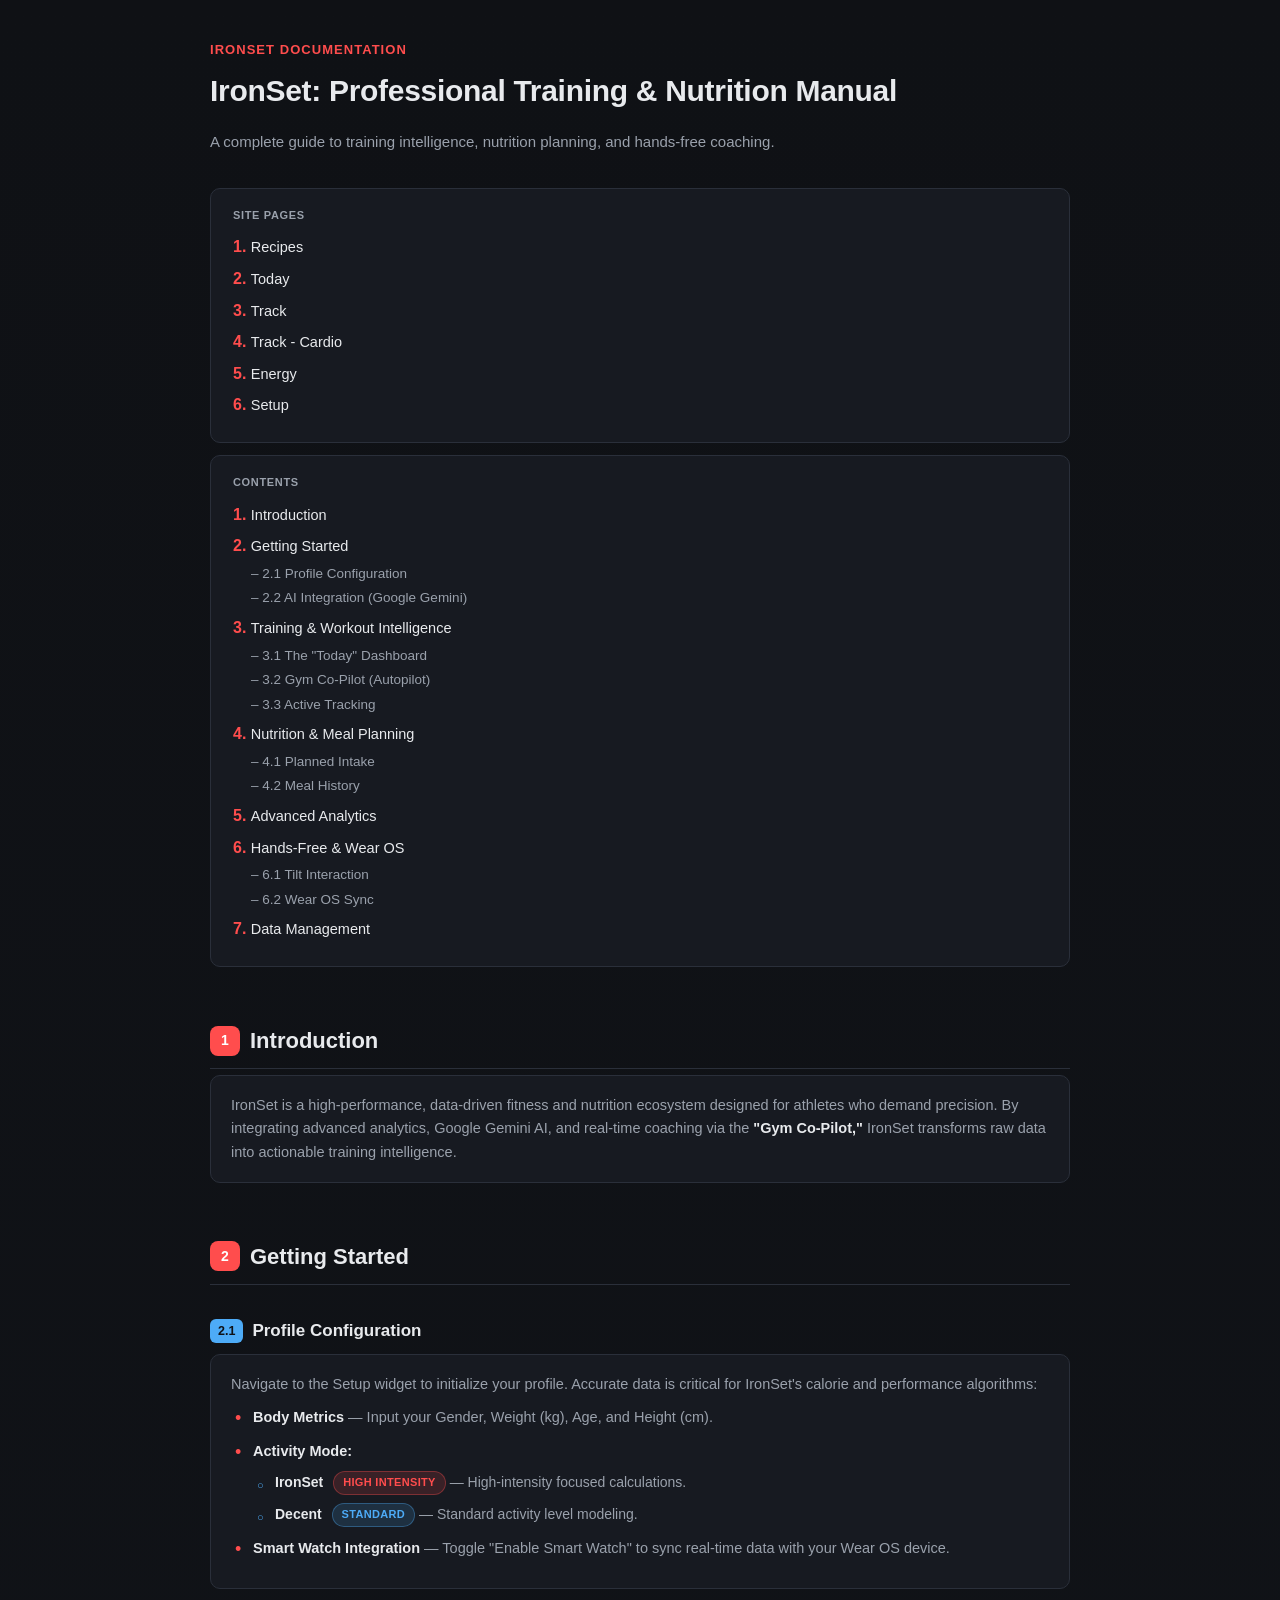
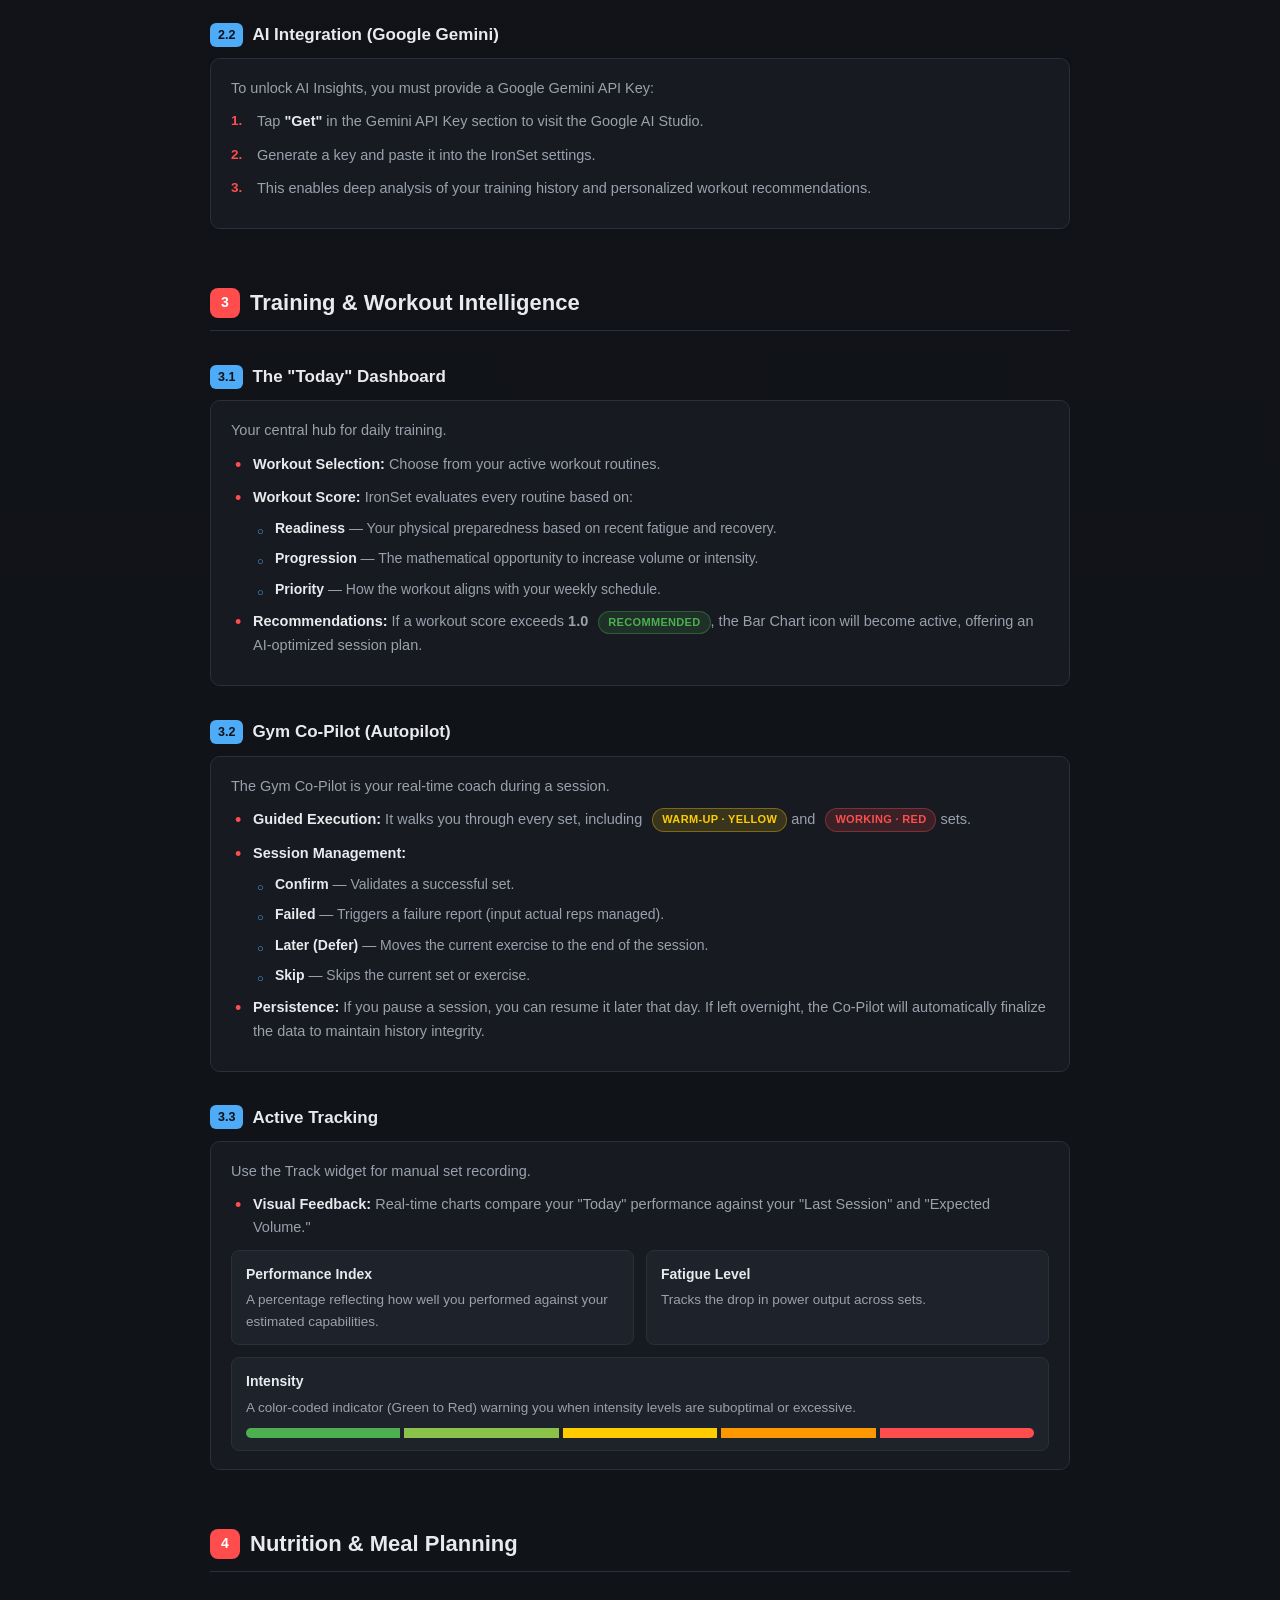
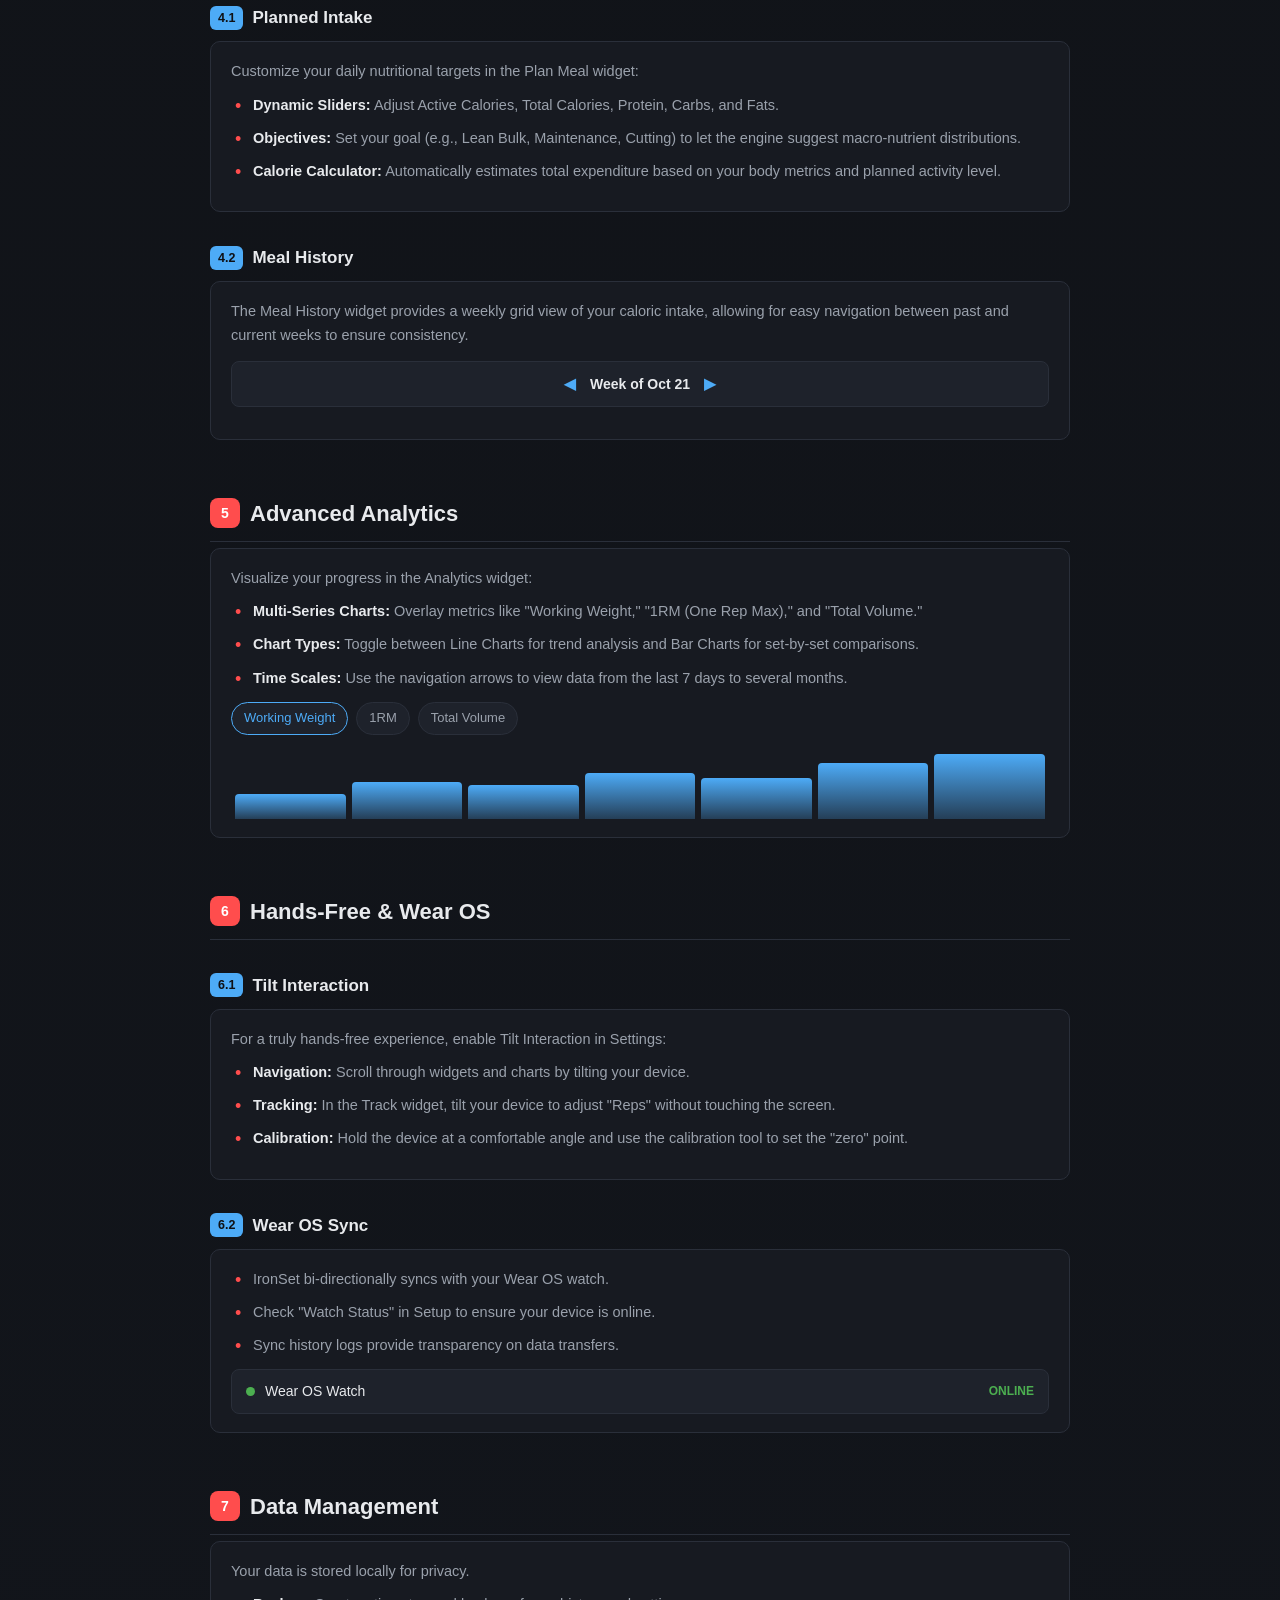
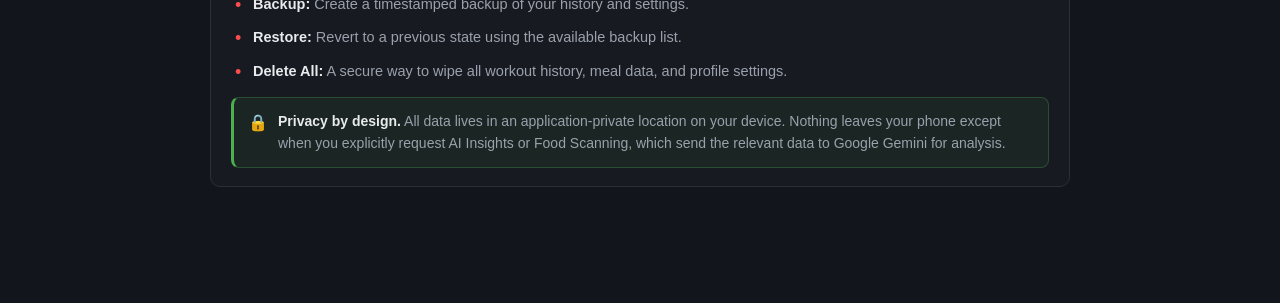
<file: index.html>
<!doctype html>
<html lang="en">
    <head>
        <meta charset="UTF-8" />
        <meta name="viewport" content="width=device-width, initial-scale=1.0" />
        <title>IronSet: Professional Training & Nutrition Manual</title>
        <style>
            :root {
                --bg: #0f1115;
                --panel: #171a21;
                --panel-alt: #1e222b;
                --border: #2a2f3a;
                --text: #e8eaed;
                --text-dim: #9aa1ac;
                --accent: #ff4d4d;
                --accent-2: #ffcc00;
                --accent-3: #4dabf7;
                --green: #4caf50;
                --purple: #c77dff;
                --orange: #ff9f43;
                --radius: 10px;
            }

            * {
                box-sizing: border-box;
            }

            body {
                margin: 0;
                background: linear-gradient(180deg, #0f1115 0%, #12151b 100%);
                color: var(--text);
                font-family:
                    -apple-system, BlinkMacSystemFont, 'Segoe UI', Roboto,
                    Helvetica, Arial, sans-serif;
                line-height: 1.6;
                padding: 40px 20px 100px;
            }

            .container {
                max-width: 860px;
                margin: 0 auto;
            }

            .eyebrow {
                color: var(--accent);
                font-weight: 700;
                letter-spacing: 0.08em;
                text-transform: uppercase;
                font-size: 13px;
                margin-bottom: 6px;
            }

            h1 {
                font-size: 30px;
                margin: 0 0 6px;
                letter-spacing: -0.01em;
            }

            .subtitle {
                color: var(--text-dim);
                font-size: 15px;
                margin-bottom: 34px;
            }

            h2 {
                font-size: 22px;
                margin: 56px 0 6px;
                padding-bottom: 10px;
                border-bottom: 1px solid var(--border);
                display: flex;
                align-items: center;
                gap: 10px;
                scroll-margin-top: 20px;
            }

            h2 .num {
                display: inline-flex;
                align-items: center;
                justify-content: center;
                width: 30px;
                height: 30px;
                border-radius: 8px;
                background: var(--accent);
                color: #fff;
                font-size: 14px;
                font-weight: 700;
                flex-shrink: 0;
            }

            h3.sub {
                font-size: 17px;
                margin: 32px 0 10px;
                display: flex;
                align-items: center;
                gap: 9px;
                scroll-margin-top: 20px;
            }

            h3.sub .num {
                display: inline-flex;
                align-items: center;
                justify-content: center;
                padding: 0 8px;
                height: 24px;
                border-radius: 6px;
                background: var(--accent-3);
                color: #0f1115;
                font-size: 12.5px;
                font-weight: 700;
                flex-shrink: 0;
            }

            .section-desc {
                color: var(--text-dim);
                margin: 4px 0 16px;
                font-size: 15px;
            }

            .card {
                background: var(--panel);
                border: 1px solid var(--border);
                border-radius: var(--radius);
                padding: 18px 20px;
                margin-bottom: 16px;
            }

            .card p.desc {
                color: var(--text-dim);
                font-size: 14.5px;
                margin: 0 0 10px;
            }

            ul {
                margin: 0;
                padding-left: 0;
                list-style: none;
            }

            ul.top-level > li {
                margin-bottom: 10px;
                padding-left: 22px;
                position: relative;
                font-size: 14.5px;
                color: var(--text-dim);
            }

            ul.top-level > li::before {
                content: '•';
                color: var(--accent);
                position: absolute;
                left: 4px;
                font-size: 18px;
                line-height: 1.4;
            }

            ul.nested {
                margin-top: 8px;
            }

            ul.nested > li {
                padding-left: 22px;
                position: relative;
                margin-bottom: 8px;
                color: var(--text-dim);
                font-size: 14px;
            }

            ul.nested > li::before {
                content: '○';
                color: var(--accent-3);
                position: absolute;
                left: 4px;
                font-size: 11px;
                top: 6px;
            }

            ol.numbered {
                margin: 8px 0 0;
                padding-left: 0;
                list-style: none;
                counter-reset: step-count;
            }

            ol.numbered > li {
                counter-increment: step-count;
                padding-left: 26px;
                position: relative;
                margin-bottom: 10px;
                color: var(--text-dim);
                font-size: 14.5px;
            }

            ol.numbered > li::before {
                content: counter(step-count) '.';
                color: var(--accent);
                font-weight: 700;
                position: absolute;
                left: 0;
                font-size: 13.5px;
            }

            .label-strong {
                color: var(--text);
                font-weight: 600;
            }

            .pill {
                display: inline-block;
                font-size: 11px;
                font-weight: 700;
                padding: 2px 9px;
                border-radius: 999px;
                text-transform: uppercase;
                letter-spacing: 0.03em;
                margin-left: 6px;
                vertical-align: middle;
            }

            .pill-green {
                background: rgba(76, 175, 80, 0.15);
                color: var(--green);
                border: 1px solid rgba(76, 175, 80, 0.35);
            }
            .pill-warmup {
                background: rgba(255, 204, 0, 0.15);
                color: var(--accent-2);
                border: 1px solid rgba(255, 204, 0, 0.35);
            }
            .pill-working {
                background: rgba(255, 77, 77, 0.15);
                color: var(--accent);
                border: 1px solid rgba(255, 77, 77, 0.35);
            }
            .pill-ai {
                background: rgba(199, 125, 255, 0.15);
                color: var(--purple);
                border: 1px solid rgba(199, 125, 255, 0.35);
            }
            .pill-ironset {
                background: rgba(255, 77, 77, 0.15);
                color: var(--accent);
                border: 1px solid rgba(255, 77, 77, 0.35);
            }
            .pill-decent {
                background: rgba(77, 171, 247, 0.15);
                color: var(--accent-3);
                border: 1px solid rgba(77, 171, 247, 0.35);
            }

            .grid-2 {
                display: grid;
                grid-template-columns: 1fr 1fr;
                gap: 12px;
                margin-top: 10px;
            }

            @media (max-width: 600px) {
                .grid-2 {
                    grid-template-columns: 1fr;
                }
            }

            .metric-box {
                background: var(--panel-alt);
                border: 1px solid var(--border);
                border-radius: 8px;
                padding: 12px 14px;
            }

            .metric-box .metric-name {
                font-weight: 600;
                font-size: 14px;
                margin-bottom: 4px;
                color: var(--text);
            }

            .metric-box .metric-desc {
                font-size: 13.5px;
                color: var(--text-dim);
            }

            .intensity-scale {
                display: flex;
                gap: 4px;
                margin-top: 10px;
                height: 10px;
                border-radius: 6px;
                overflow: hidden;
            }

            .intensity-scale div {
                flex: 1;
            }

            .callout {
                display: flex;
                gap: 10px;
                align-items: flex-start;
                background: rgba(77, 171, 247, 0.08);
                border: 1px solid rgba(77, 171, 247, 0.25);
                border-left: 3px solid var(--accent-3);
                border-radius: 8px;
                padding: 12px 14px;
                font-size: 14px;
                color: var(--text-dim);
                margin-top: 14px;
            }

            .callout.privacy {
                background: rgba(76, 175, 80, 0.08);
                border-color: rgba(76, 175, 80, 0.3);
                border-left-color: var(--green);
            }

            .callout.warn {
                background: rgba(255, 204, 0, 0.08);
                border-color: rgba(255, 204, 0, 0.3);
                border-left-color: var(--accent-2);
            }

            .callout .icon {
                font-size: 16px;
                flex-shrink: 0;
            }

            .callout strong {
                color: var(--text);
            }

            .week-nav {
                display: flex;
                align-items: center;
                justify-content: center;
                gap: 14px;
                background: var(--panel-alt);
                border: 1px solid var(--border);
                border-radius: 8px;
                padding: 10px 16px;
                margin: 14px 0;
                font-size: 14px;
                color: var(--text-dim);
            }

            .week-nav .arrow {
                color: var(--accent-3);
                font-weight: 700;
                font-size: 15px;
            }
            .week-nav .label {
                color: var(--text);
                font-weight: 600;
            }

            .chip-row {
                display: flex;
                gap: 8px;
                flex-wrap: wrap;
                margin-top: 12px;
            }

            .chart-chip {
                background: var(--panel-alt);
                border: 1px solid var(--border);
                border-radius: 999px;
                padding: 5px 12px;
                font-size: 13px;
                color: var(--text-dim);
            }

            .chart-chip.active {
                border-color: var(--accent-3);
                color: var(--accent-3);
            }

            /* mini bar chart for analytics */
            .mini-chart {
                display: flex;
                align-items: flex-end;
                gap: 6px;
                height: 70px;
                margin-top: 14px;
                padding: 0 4px;
            }

            .mini-chart .bar {
                flex: 1;
                background: linear-gradient(
                    180deg,
                    var(--accent-3),
                    rgba(77, 171, 247, 0.25)
                );
                border-radius: 4px 4px 0 0;
            }

            .device-toggle {
                display: flex;
                align-items: center;
                gap: 10px;
                background: var(--panel-alt);
                border: 1px solid var(--border);
                border-radius: 8px;
                padding: 10px 14px;
                margin-top: 12px;
                font-size: 14px;
                color: var(--text);
            }

            .device-toggle .dot {
                width: 9px;
                height: 9px;
                border-radius: 50%;
                background: var(--green);
                flex-shrink: 0;
            }

            .device-toggle .status {
                color: var(--green);
                font-weight: 700;
                font-size: 12px;
                text-transform: uppercase;
                margin-left: auto;
            }

            .summary-box {
                background: var(--panel-alt);
                border: 1px dashed var(--border);
                border-radius: var(--radius);
                padding: 18px 20px;
                margin: 20px 0;
            }

            .summary-box .tag {
                font-size: 11px;
                font-weight: 700;
                text-transform: uppercase;
                letter-spacing: 0.06em;
                color: var(--accent-3);
                margin-bottom: 8px;
                display: block;
            }

            .summary-box p {
                margin: 0;
                color: var(--text-dim);
                font-size: 14.5px;
            }

            .screen-placeholder {
                border: 1px dashed var(--border);
                border-radius: 8px;
                padding: 10px 14px;
                font-size: 12.5px;
                color: var(--text-dim);
                text-align: center;
                margin: 14px 0;
                background: var(--panel-alt);
            }

            .toc {
                background: var(--panel);
                border: 1px solid var(--border);
                border-radius: var(--radius);
                padding: 18px 22px;
                margin-bottom: 12px;
            }

            .toc .tag {
                font-size: 11px;
                font-weight: 700;
                text-transform: uppercase;
                letter-spacing: 0.06em;
                color: var(--text-dim);
                margin-bottom: 10px;
                display: block;
            }

            .toc ol {
                margin: 0;
                padding-left: 0;
                list-style: none;
                counter-reset: toc-count;
            }

            .toc > ol > li {
                counter-increment: toc-count;
                margin-bottom: 6px;
            }

            .toc > ol > li::before {
                content: counter(toc-count) '. ';
                color: var(--accent);
                font-weight: 700;
            }

            .toc a {
                color: var(--text);
                text-decoration: none;
                font-size: 14.5px;
            }

            .toc a:hover {
                color: var(--accent-3);
            }

            .toc ul.sub-toc {
                margin: 4px 0 4px 18px;
                padding: 0;
            }

            .toc ul.sub-toc li {
                margin-bottom: 3px;
                font-size: 13.5px;
            }

            .toc ul.sub-toc li::before {
                content: '– ';
                color: var(--text-dim);
            }

            .toc ul.sub-toc a {
                color: var(--text-dim);
                font-size: 13.5px;
            }

            .toc ul.sub-toc a:hover {
                color: var(--accent-3);
            }

            .divider {
                text-align: center;
                color: var(--border);
                font-size: 13px;
                margin: 50px 0 -20px;
                letter-spacing: 0.4em;
            }
        </style>
    </head>
    <body>
        <div class="container">
            <div class="eyebrow">IronSet Documentation</div>
            <h1>IronSet: Professional Training &amp; Nutrition Manual</h1>
            <p class="subtitle">
                A complete guide to training intelligence, nutrition planning,
                and hands-free coaching.
            </p>

            <nav class="toc">
                <span class="tag">Site Pages</span>
                <ol>
                    <li><a href="recipes.html">Recipes</a></li>
                    <li><a href="today.html">Today</a></li>
                    <li><a href="track.html">Track</a></li>
                    <li><a href="cardio.html">Track - Cardio</a></li>
                    <li><a href="energy.html">Energy</a></li>
                    <li><a href="setup.html">Setup</a></li>
                </ol>
            </nav>

            <nav class="toc">
                <span class="tag">Contents</span>
                <ol>
                    <li><a href="#s1">Introduction</a></li>
                    <li>
                        <a href="#s2">Getting Started</a>
                        <ul class="sub-toc">
                            <li>
                                <a href="#s2-1">2.1 Profile Configuration</a>
                            </li>
                            <li>
                                <a href="#s2-2"
                                    >2.2 AI Integration (Google Gemini)</a
                                >
                            </li>
                        </ul>
                    </li>
                    <li>
                        <a href="#s3">Training &amp; Workout Intelligence</a>
                        <ul class="sub-toc">
                            <li>
                                <a href="#s3-1">3.1 The "Today" Dashboard</a>
                            </li>
                            <li>
                                <a href="#s3-2">3.2 Gym Co-Pilot (Autopilot)</a>
                            </li>
                            <li><a href="#s3-3">3.3 Active Tracking</a></li>
                        </ul>
                    </li>
                    <li>
                        <a href="#s4">Nutrition &amp; Meal Planning</a>
                        <ul class="sub-toc">
                            <li><a href="#s4-1">4.1 Planned Intake</a></li>
                            <li><a href="#s4-2">4.2 Meal History</a></li>
                        </ul>
                    </li>
                    <li><a href="#s5">Advanced Analytics</a></li>
                    <li>
                        <a href="#s6">Hands-Free &amp; Wear OS</a>
                        <ul class="sub-toc">
                            <li><a href="#s6-1">6.1 Tilt Interaction</a></li>
                            <li><a href="#s6-2">6.2 Wear OS Sync</a></li>
                        </ul>
                    </li>
                    <li><a href="#s7">Data Management</a></li>
                </ol>
            </nav>

            <!-- 1. Introduction -->
            <h2 id="s1"><span class="num">1</span> Introduction</h2>
            <div class="card">
                <p class="desc" style="margin: 0">
                    IronSet is a high-performance, data-driven fitness and
                    nutrition ecosystem designed for athletes who demand
                    precision. By integrating advanced analytics, Google Gemini
                    AI, and real-time coaching via the
                    <span class="label-strong">"Gym Co-Pilot,"</span> IronSet
                    transforms raw data into actionable training intelligence.
                </p>
            </div>

            <!-- 2. Getting Started -->
            <h2 id="s2"><span class="num">2</span> Getting Started</h2>

            <h3 class="sub" id="s2-1">
                <span class="num">2.1</span> Profile Configuration
            </h3>
            <div class="card">
                <p class="desc">
                    Navigate to the Setup widget to initialize your profile.
                    Accurate data is critical for IronSet's calorie and
                    performance algorithms:
                </p>
                <ul class="top-level">
                    <li>
                        <span class="label-strong">Body Metrics</span> — Input
                        your Gender, Weight (kg), Age, and Height (cm).
                    </li>
                    <li>
                        <span class="label-strong">Activity Mode:</span>
                        <ul class="nested">
                            <li>
                                <span class="label-strong">IronSet</span>
                                <span class="pill pill-ironset"
                                    >High Intensity</span
                                >
                                — High-intensity focused calculations.
                            </li>
                            <li>
                                <span class="label-strong">Decent</span>
                                <span class="pill pill-decent">Standard</span> —
                                Standard activity level modeling.
                            </li>
                        </ul>
                    </li>
                    <li>
                        <span class="label-strong"
                            >Smart Watch Integration</span
                        >
                        — Toggle "Enable Smart Watch" to sync real-time data
                        with your Wear OS device.
                    </li>
                </ul>
            </div>

            <h3 class="sub" id="s2-2">
                <span class="num">2.2</span> AI Integration (Google Gemini)
            </h3>
            <div class="card">
                <p class="desc">
                    To unlock AI Insights, you must provide a Google Gemini API
                    Key:
                </p>
                <ol class="numbered">
                    <li>
                        Tap <span class="label-strong">"Get"</span> in the
                        Gemini API Key section to visit the Google AI Studio.
                    </li>
                    <li>
                        Generate a key and paste it into the IronSet settings.
                    </li>
                    <li>
                        This enables deep analysis of your training history and
                        personalized workout recommendations.
                    </li>
                </ol>
            </div>

            <!-- 3. Training & Workout Intelligence -->
            <h2 id="s3">
                <span class="num">3</span> Training &amp; Workout Intelligence
            </h2>

            <h3 class="sub" id="s3-1">
                <span class="num">3.1</span> The "Today" Dashboard
            </h3>
            <div class="card">
                <p class="desc">Your central hub for daily training.</p>
                <ul class="top-level">
                    <li>
                        <span class="label-strong">Workout Selection:</span>
                        Choose from your active workout routines.
                    </li>
                    <li>
                        <span class="label-strong">Workout Score:</span> IronSet
                        evaluates every routine based on:
                        <ul class="nested">
                            <li>
                                <span class="label-strong">Readiness</span> —
                                Your physical preparedness based on recent
                                fatigue and recovery.
                            </li>
                            <li>
                                <span class="label-strong">Progression</span> —
                                The mathematical opportunity to increase volume
                                or intensity.
                            </li>
                            <li>
                                <span class="label-strong">Priority</span> — How
                                the workout aligns with your weekly schedule.
                            </li>
                        </ul>
                    </li>
                    <li>
                        <span class="label-strong">Recommendations:</span> If a
                        workout score exceeds <strong>1.0</strong>
                        <span class="pill pill-green">Recommended</span>, the
                        Bar Chart icon will become active, offering an
                        AI-optimized session plan.
                    </li>
                </ul>
            </div>

            <h3 class="sub" id="s3-2">
                <span class="num">3.2</span> Gym Co-Pilot (Autopilot)
            </h3>
            <div class="card">
                <p class="desc">
                    The Gym Co-Pilot is your real-time coach during a session.
                </p>
                <ul class="top-level">
                    <li>
                        <span class="label-strong">Guided Execution:</span> It
                        walks you through every set, including
                        <span class="pill pill-warmup">Warm-up · Yellow</span>
                        and
                        <span class="pill pill-working">Working · Red</span>
                        sets.
                    </li>
                    <li>
                        <span class="label-strong">Session Management:</span>
                        <ul class="nested">
                            <li>
                                <span class="label-strong">Confirm</span> —
                                Validates a successful set.
                            </li>
                            <li>
                                <span class="label-strong">Failed</span> —
                                Triggers a failure report (input actual reps
                                managed).
                            </li>
                            <li>
                                <span class="label-strong">Later (Defer)</span>
                                — Moves the current exercise to the end of the
                                session.
                            </li>
                            <li>
                                <span class="label-strong">Skip</span> — Skips
                                the current set or exercise.
                            </li>
                        </ul>
                    </li>
                    <li>
                        <span class="label-strong">Persistence:</span> If you
                        pause a session, you can resume it later that day. If
                        left overnight, the Co-Pilot will automatically finalize
                        the data to maintain history integrity.
                    </li>
                </ul>
            </div>

            <h3 class="sub" id="s3-3">
                <span class="num">3.3</span> Active Tracking
            </h3>
            <div class="card">
                <p class="desc">
                    Use the Track widget for manual set recording.
                </p>
                <ul class="top-level">
                    <li>
                        <span class="label-strong">Visual Feedback:</span>
                        Real-time charts compare your "Today" performance
                        against your "Last Session" and "Expected Volume."
                    </li>
                </ul>

                <div class="grid-2">
                    <div class="metric-box">
                        <div class="metric-name">Performance Index</div>
                        <div class="metric-desc">
                            A percentage reflecting how well you performed
                            against your estimated capabilities.
                        </div>
                    </div>
                    <div class="metric-box">
                        <div class="metric-name">Fatigue Level</div>
                        <div class="metric-desc">
                            Tracks the drop in power output across sets.
                        </div>
                    </div>
                    <div class="metric-box" style="grid-column: 1 / -1">
                        <div class="metric-name">Intensity</div>
                        <div class="metric-desc">
                            A color-coded indicator (Green to Red) warning you
                            when intensity levels are suboptimal or excessive.
                        </div>
                        <div class="intensity-scale">
                            <div style="background: #4caf50"></div>
                            <div style="background: #8bc34a"></div>
                            <div style="background: #ffcc00"></div>
                            <div style="background: #ff9800"></div>
                            <div style="background: #ff4d4d"></div>
                        </div>
                    </div>
                </div>
            </div>

            <!-- 4. Nutrition & Meal Planning -->
            <h2 id="s4">
                <span class="num">4</span> Nutrition &amp; Meal Planning
            </h2>

            <h3 class="sub" id="s4-1">
                <span class="num">4.1</span> Planned Intake
            </h3>
            <div class="card">
                <p class="desc">
                    Customize your daily nutritional targets in the Plan Meal
                    widget:
                </p>
                <ul class="top-level">
                    <li>
                        <span class="label-strong">Dynamic Sliders:</span>
                        Adjust Active Calories, Total Calories, Protein, Carbs,
                        and Fats.
                    </li>
                    <li>
                        <span class="label-strong">Objectives:</span> Set your
                        goal (e.g., Lean Bulk, Maintenance, Cutting) to let the
                        engine suggest macro-nutrient distributions.
                    </li>
                    <li>
                        <span class="label-strong">Calorie Calculator:</span>
                        Automatically estimates total expenditure based on your
                        body metrics and planned activity level.
                    </li>
                </ul>
            </div>

            <h3 class="sub" id="s4-2">
                <span class="num">4.2</span> Meal History
            </h3>
            <div class="card">
                <p class="desc" style="margin: 0 0 12px">
                    The Meal History widget provides a weekly grid view of your
                    caloric intake, allowing for easy navigation between past
                    and current weeks to ensure consistency.
                </p>
                <div class="week-nav">
                    <span class="arrow">◀</span>
                    <span class="label">Week of Oct 21</span>
                    <span class="arrow">▶</span>
                </div>
            </div>

            <!-- 5. Advanced Analytics -->
            <h2 id="s5"><span class="num">5</span> Advanced Analytics</h2>
            <div class="card">
                <p class="desc">
                    Visualize your progress in the Analytics widget:
                </p>
                <ul class="top-level">
                    <li>
                        <span class="label-strong">Multi-Series Charts:</span>
                        Overlay metrics like "Working Weight," "1RM (One Rep
                        Max)," and "Total Volume."
                    </li>
                    <li>
                        <span class="label-strong">Chart Types:</span> Toggle
                        between Line Charts for trend analysis and Bar Charts
                        for set-by-set comparisons.
                    </li>
                    <li>
                        <span class="label-strong">Time Scales:</span> Use the
                        navigation arrows to view data from the last 7 days to
                        several months.
                    </li>
                </ul>

                <div class="chip-row">
                    <span class="chart-chip active">Working Weight</span>
                    <span class="chart-chip">1RM</span>
                    <span class="chart-chip">Total Volume</span>
                </div>

                <div class="mini-chart">
                    <div class="bar" style="height: 35%"></div>
                    <div class="bar" style="height: 52%"></div>
                    <div class="bar" style="height: 48%"></div>
                    <div class="bar" style="height: 65%"></div>
                    <div class="bar" style="height: 58%"></div>
                    <div class="bar" style="height: 80%"></div>
                    <div class="bar" style="height: 92%"></div>
                </div>
            </div>

            <!-- 6. Hands-Free & Wear OS -->
            <h2 id="s6"><span class="num">6</span> Hands-Free &amp; Wear OS</h2>

            <h3 class="sub" id="s6-1">
                <span class="num">6.1</span> Tilt Interaction
            </h3>
            <div class="card">
                <p class="desc">
                    For a truly hands-free experience, enable Tilt Interaction
                    in Settings:
                </p>
                <ul class="top-level">
                    <li>
                        <span class="label-strong">Navigation:</span> Scroll
                        through widgets and charts by tilting your device.
                    </li>
                    <li>
                        <span class="label-strong">Tracking:</span> In the Track
                        widget, tilt your device to adjust "Reps" without
                        touching the screen.
                    </li>
                    <li>
                        <span class="label-strong">Calibration:</span> Hold the
                        device at a comfortable angle and use the calibration
                        tool to set the "zero" point.
                    </li>
                </ul>
            </div>

            <h3 class="sub" id="s6-2">
                <span class="num">6.2</span> Wear OS Sync
            </h3>
            <div class="card">
                <ul class="top-level">
                    <li>
                        IronSet bi-directionally syncs with your Wear OS watch.
                    </li>
                    <li>
                        Check "Watch Status" in Setup to ensure your device is
                        online.
                    </li>
                    <li>
                        Sync history logs provide transparency on data
                        transfers.
                    </li>
                </ul>
                <div class="device-toggle">
                    <span class="dot"></span>
                    <span>Wear OS Watch</span>
                    <span class="status">Online</span>
                </div>
            </div>

            <!-- 7. Data Management -->
            <h2 id="s7"><span class="num">7</span> Data Management</h2>
            <div class="card">
                <p class="desc">Your data is stored locally for privacy.</p>
                <ul class="top-level">
                    <li>
                        <span class="label-strong">Backup:</span> Create a
                        timestamped backup of your history and settings.
                    </li>
                    <li>
                        <span class="label-strong">Restore:</span> Revert to a
                        previous state using the available backup list.
                    </li>
                    <li>
                        <span class="label-strong">Delete All:</span> A secure
                        way to wipe all workout history, meal data, and profile
                        settings.
                    </li>
                </ul>

                <div class="callout privacy">
                    <span class="icon">🔒</span>
                    <div>
                        <strong>Privacy by design.</strong> All data lives in an
                        application-private location on your device. Nothing
                        leaves your phone except when you explicitly request AI
                        Insights or Food Scanning, which send the relevant data
                        to Google Gemini for analysis.
                    </div>
                </div>
            </div>
        </div>
    </body>
</html>
</file>
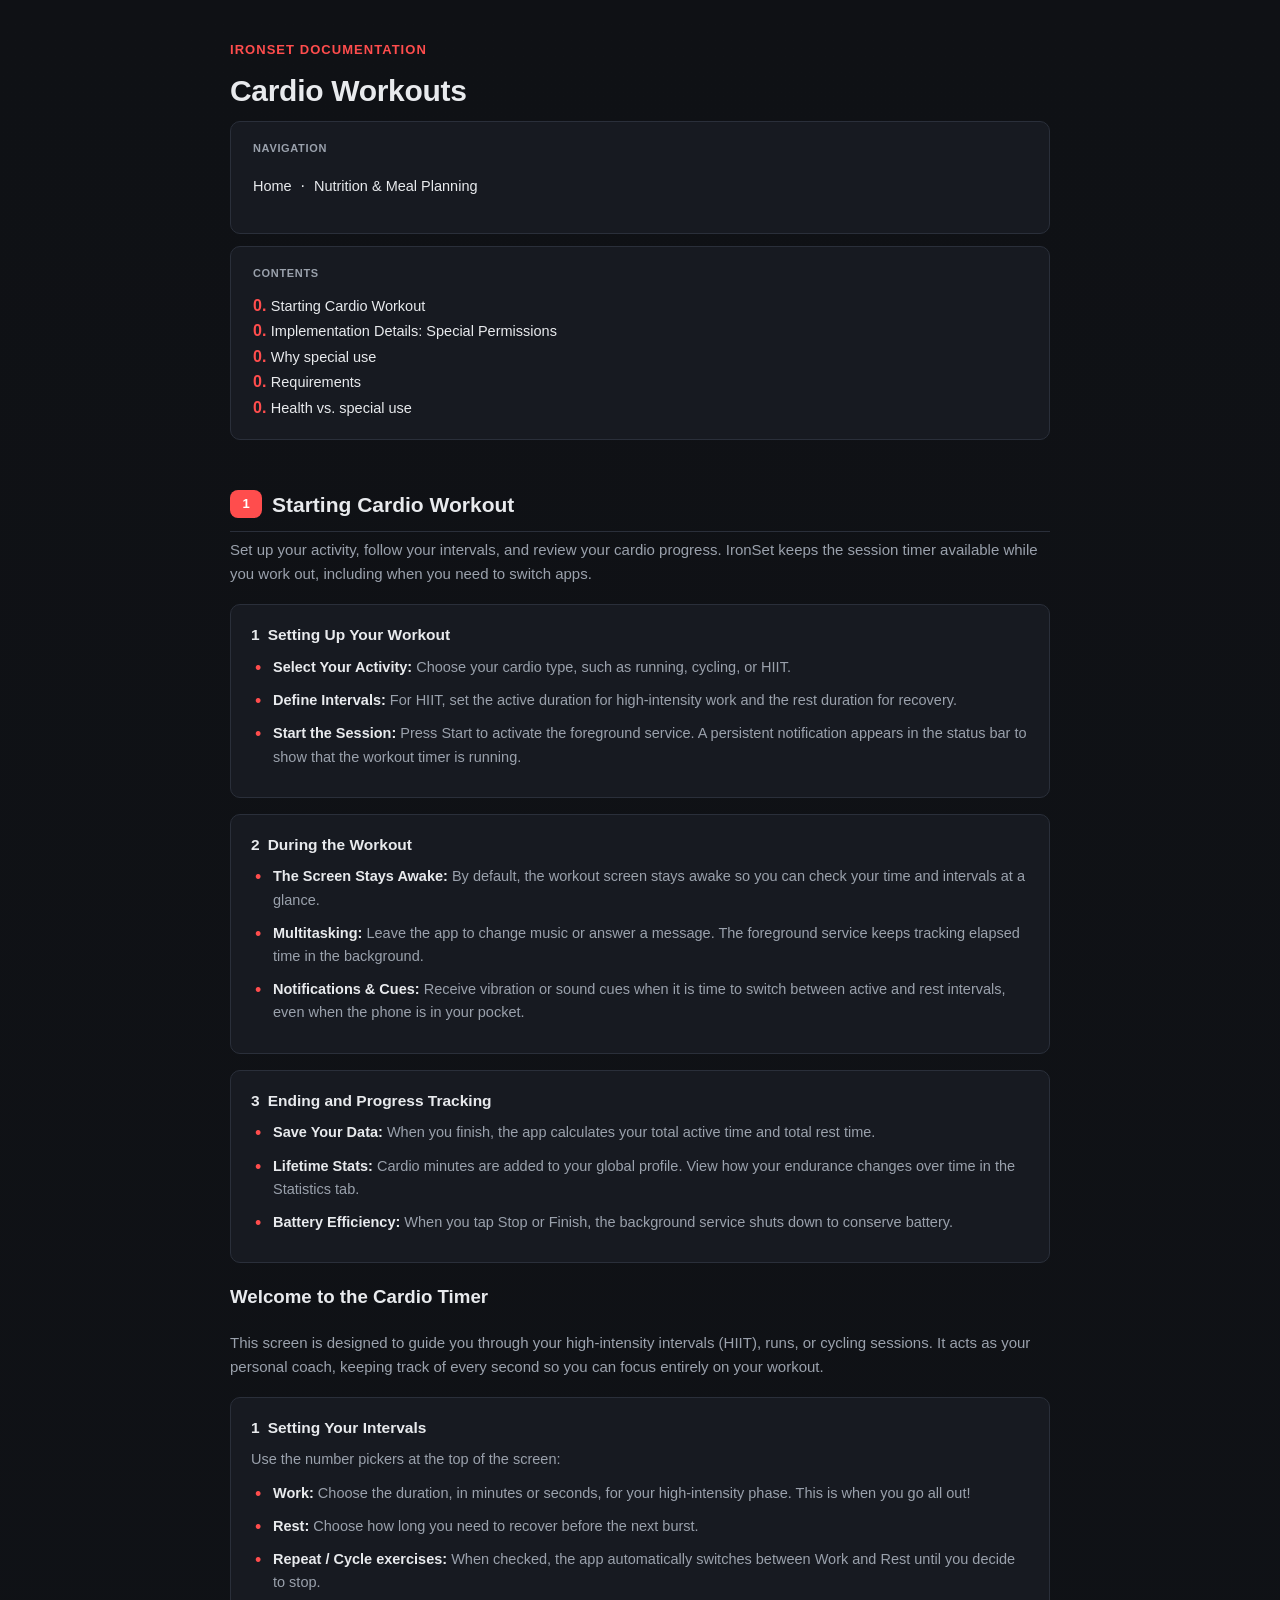
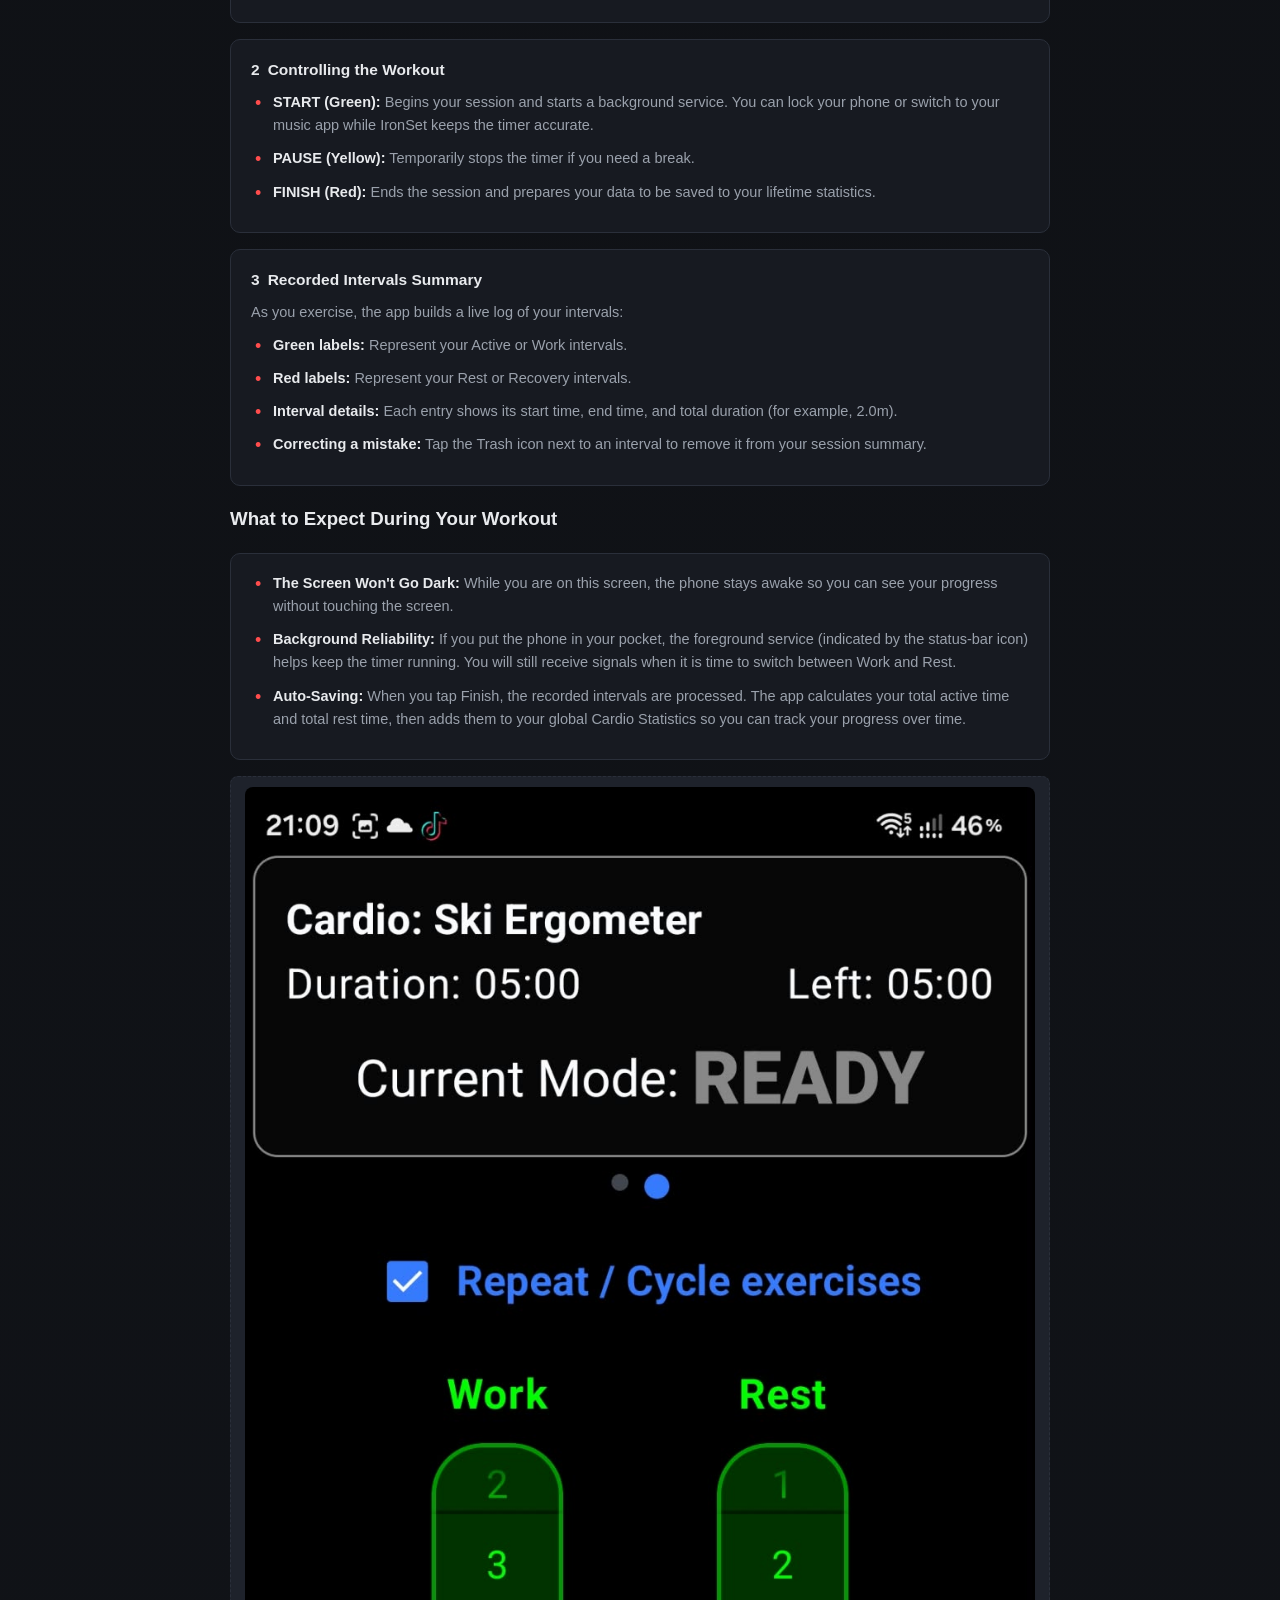
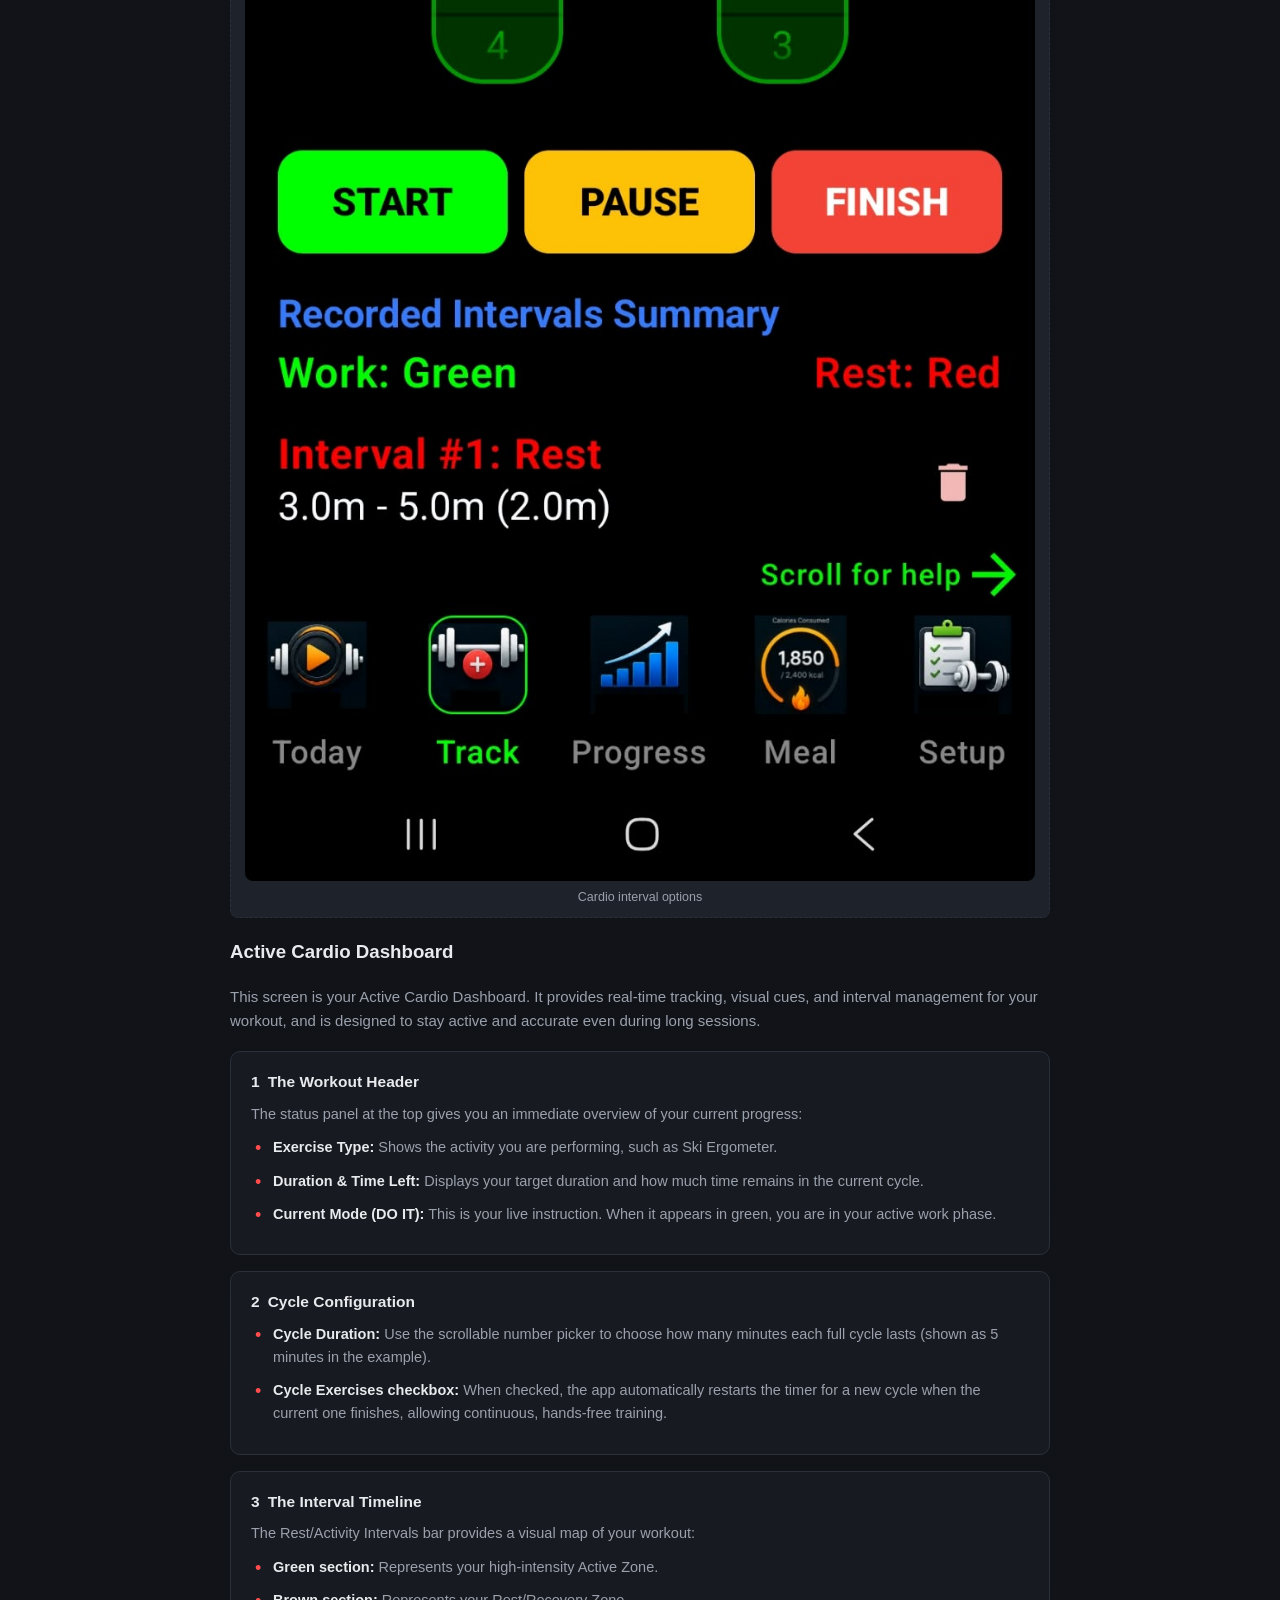
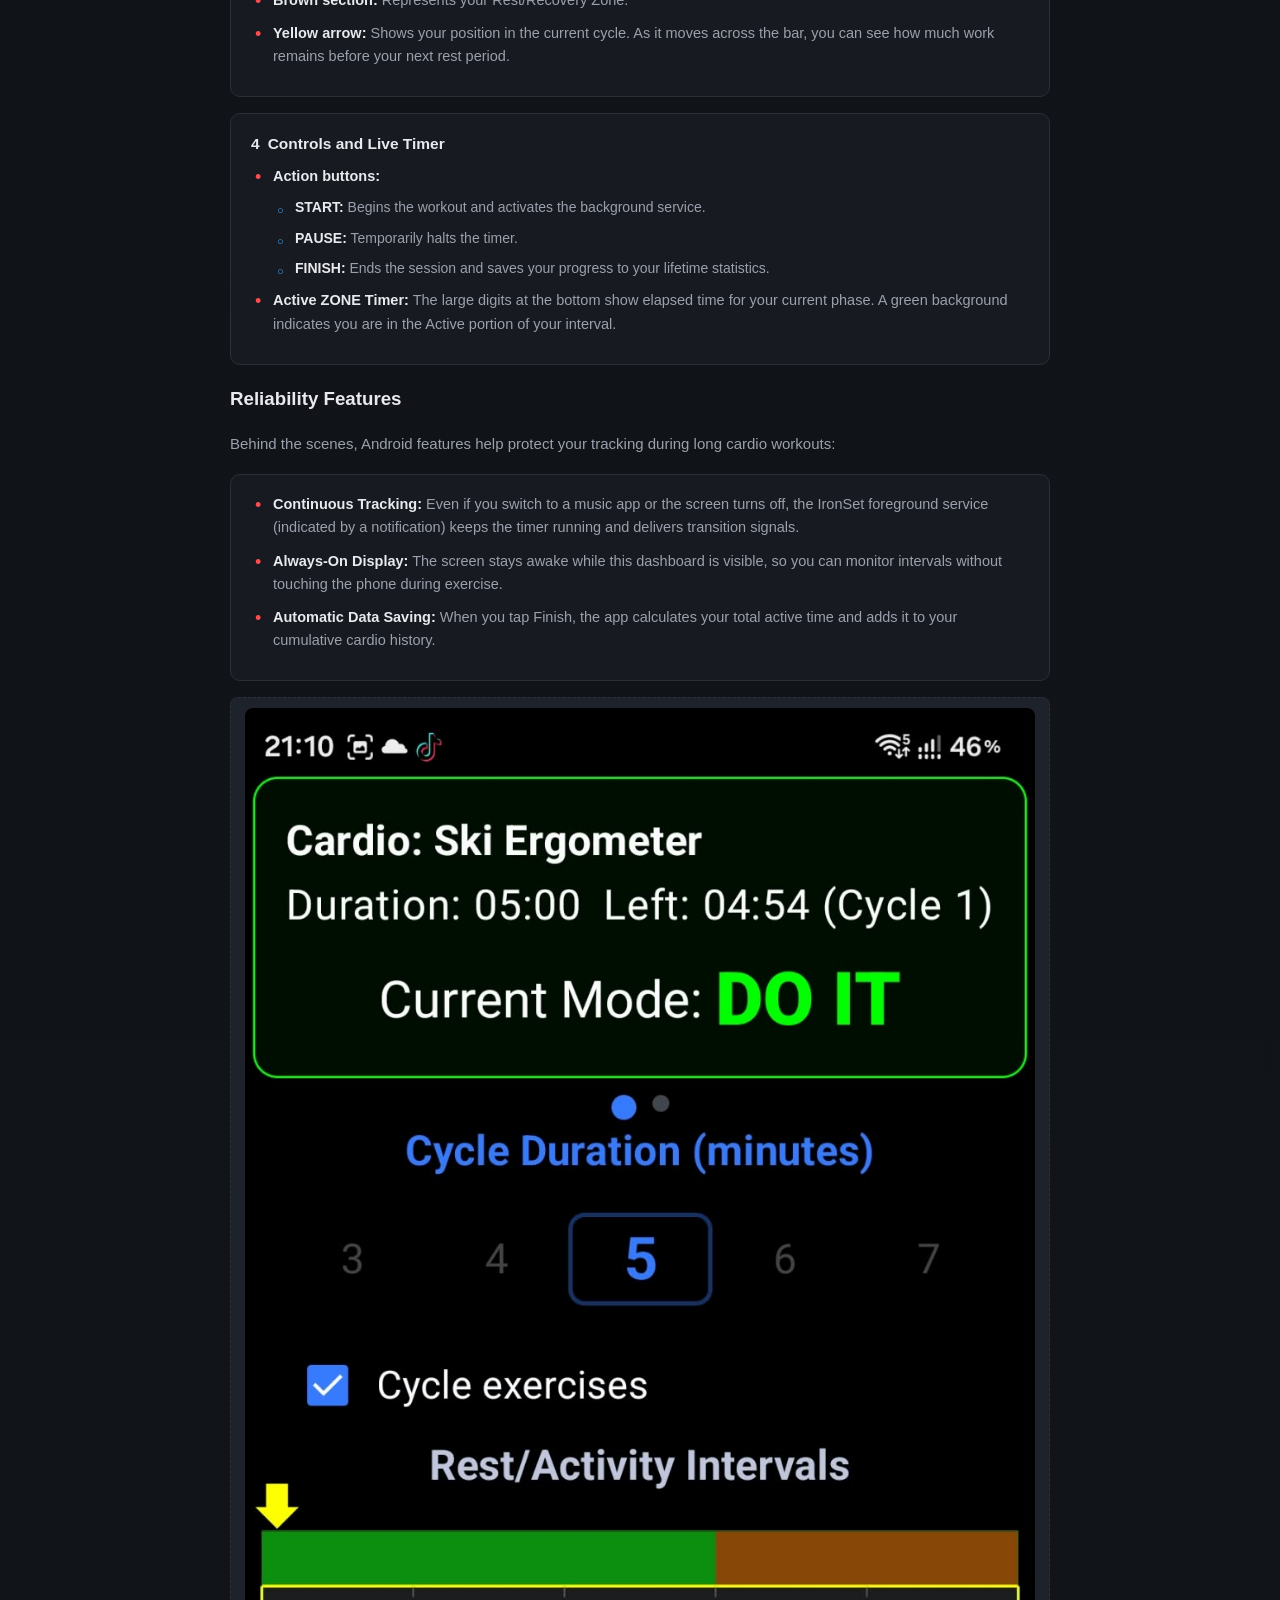
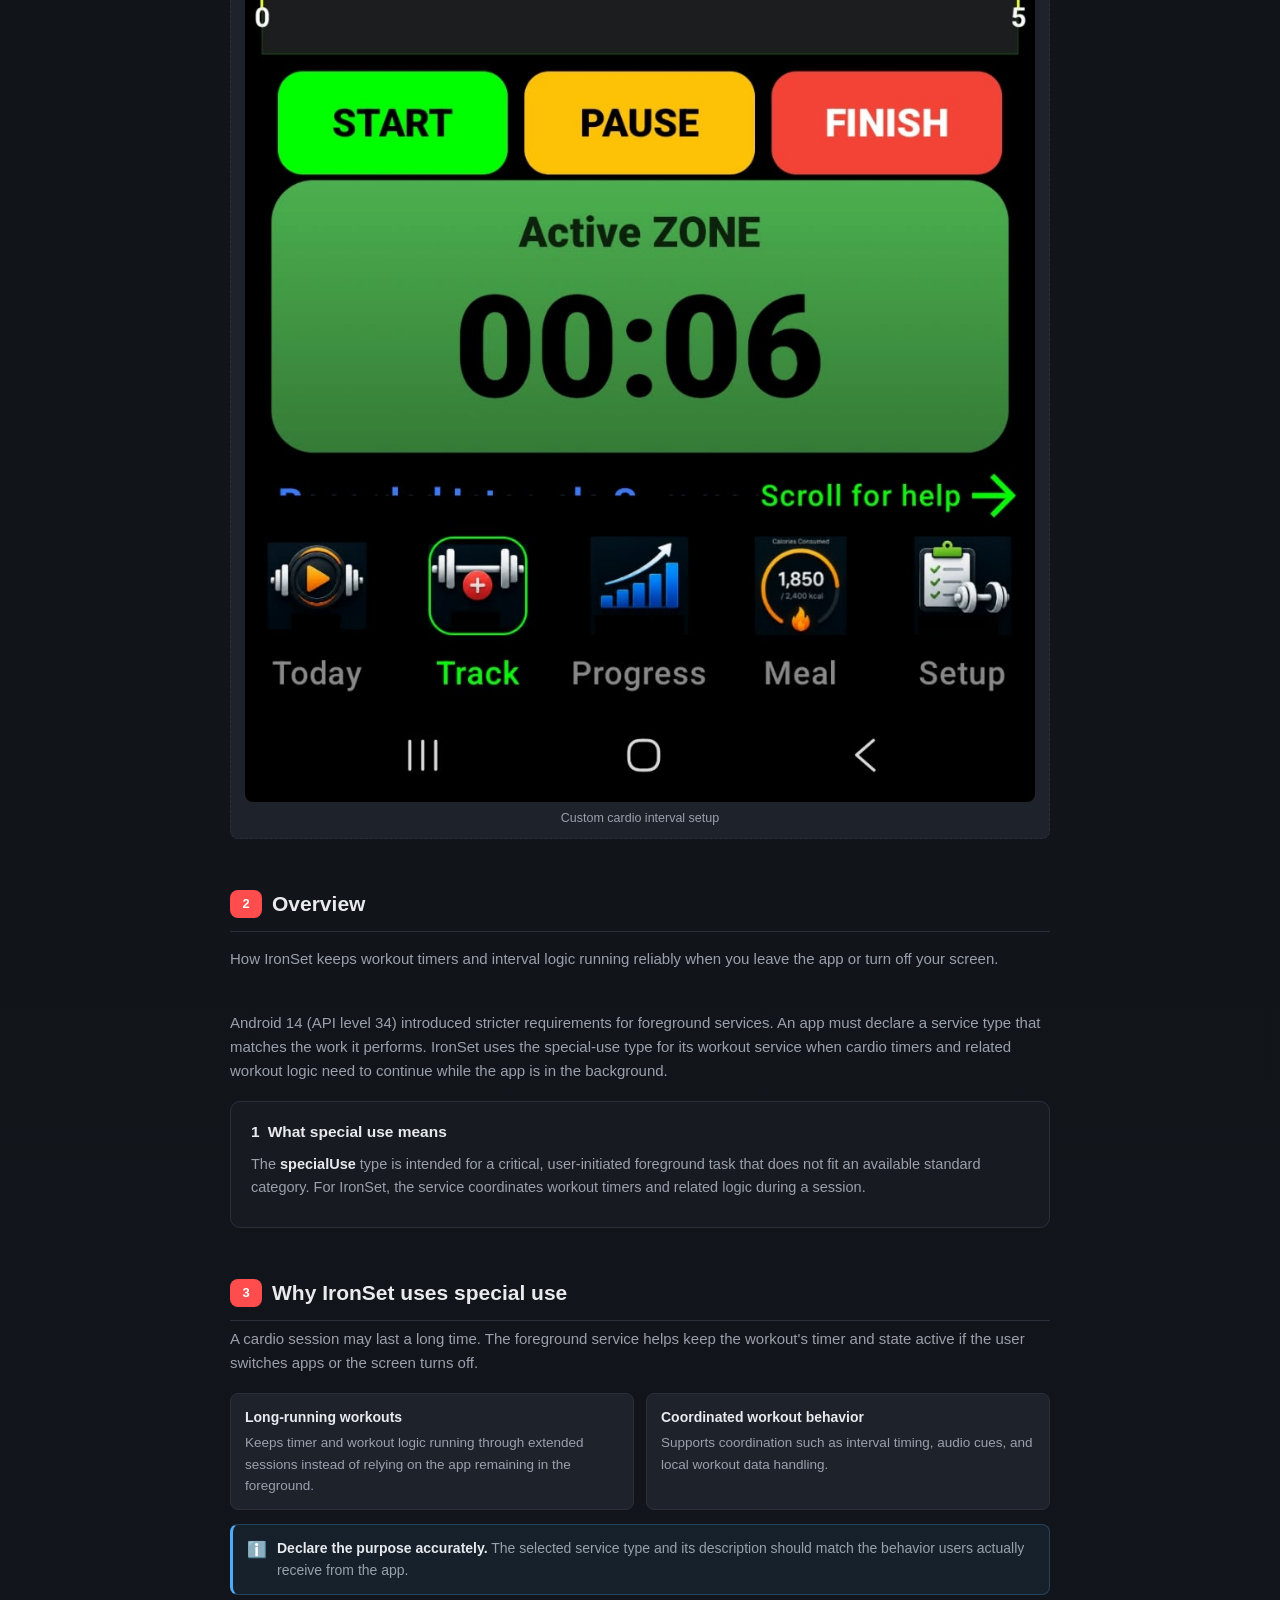
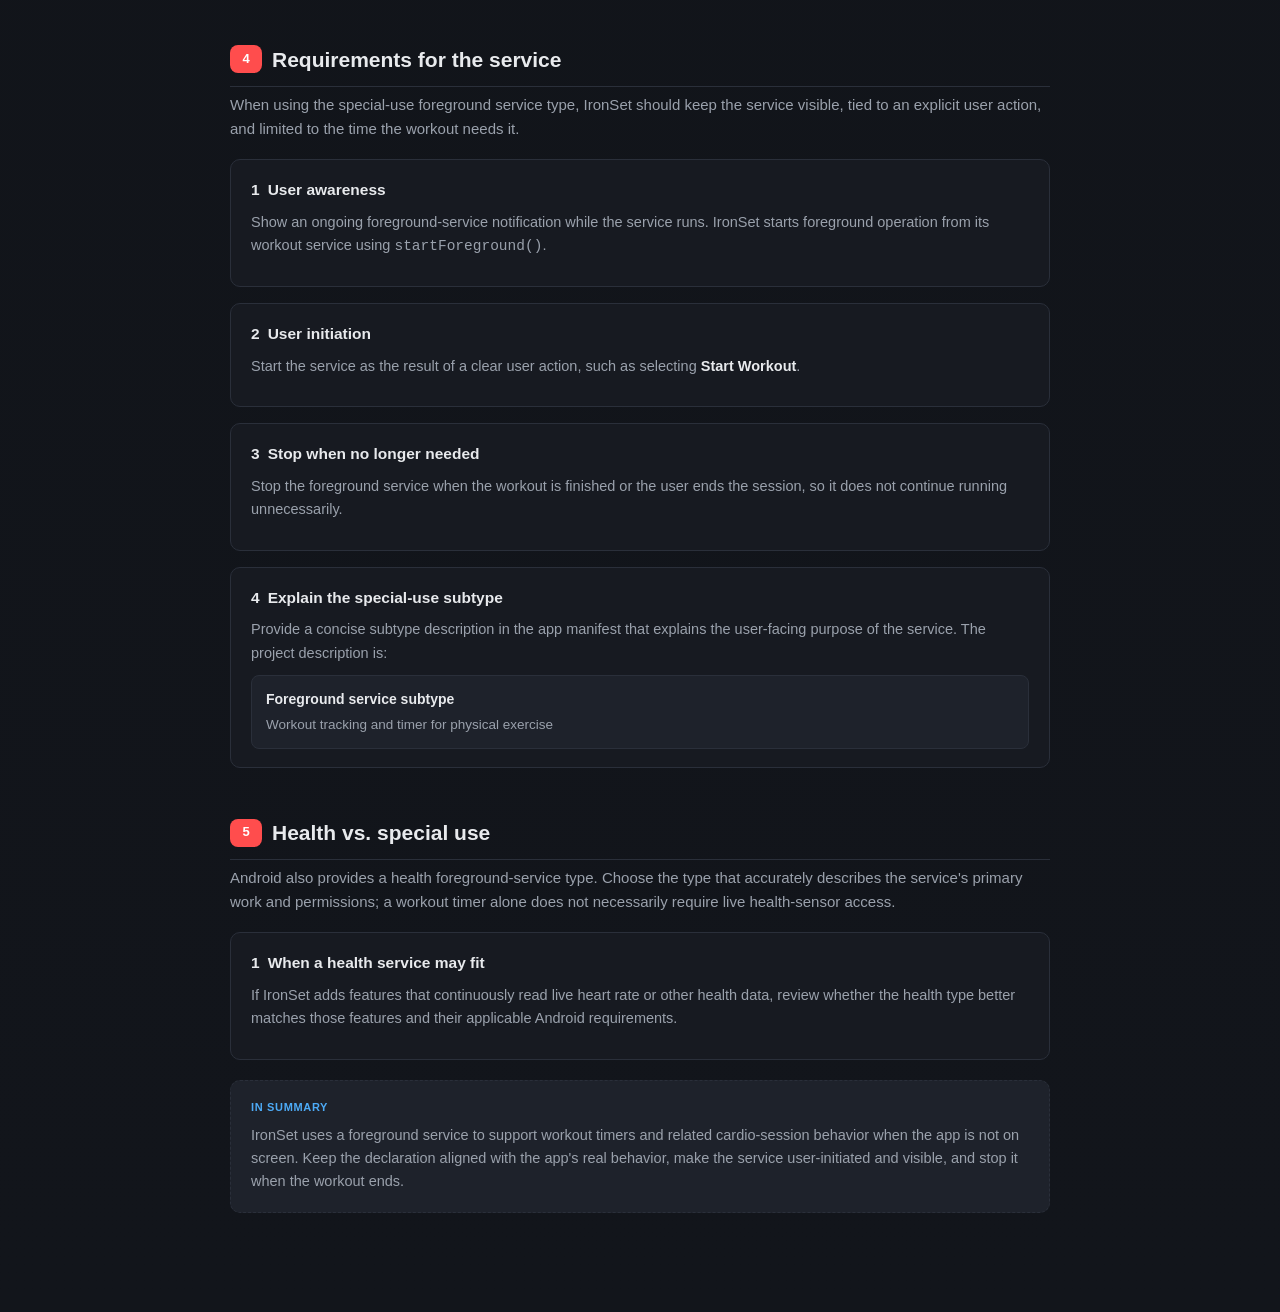
<file: cardio.html>
<!doctype html>
<html lang="en">
    <head>
        <meta charset="UTF-8" />
        <meta name="viewport" content="width=device-width, initial-scale=1.0" />
        <meta
            name="description"
            content="How IronSet keeps cardio workout timers running with Android foreground services."
        />
        <title>Cardio Workouts — IronSet Manual</title>
        <link rel="stylesheet" href="styles.css" />
    </head>
    <body>
        <main class="container">
            <div class="eyebrow">IronSet Documentation</div>
            <h1>Cardio Workouts</h1>

            <nav class="toc" aria-label="Page navigation">
                <span class="tag">Navigation</span>
                <p>
                    <a href="index.html">Home</a>
                    &nbsp;·&nbsp;
                    <a href="energy.html">Nutrition &amp; Meal Planning</a>
                </p>
            </nav>

            <nav class="toc" aria-label="Contents">
                <span class="tag">Contents</span>
                <ol>
                    <li>
                        <a href="#starting-cardio">Starting Cardio Workout</a>
                    </li>
                    <li>
                        <a href="#overview"
                            >Implementation Details: Special Permissions</a
                        >
                    </li>
                    <li><a href="#why-special-use">Why special use</a></li>
                    <li><a href="#requirements">Requirements</a></li>
                    <li>
                        <a href="#health-comparison">Health vs. special use</a>
                    </li>
                </ol>
            </nav>

            <h2 id="starting-cardio">
                <span class="num">1</span> Starting Cardio Workout
            </h2>
            <p class="section-desc">
                Set up your activity, follow your intervals, and review your
                cardio progress. IronSet keeps the session timer available while
                you work out, including when you need to switch apps.
            </p>

            <div class="card">
                <h4><span class="idx">1</span> Setting Up Your Workout</h4>
                <ul class="top-level">
                    <li>
                        <span class="label-strong">Select Your Activity:</span>
                        Choose your cardio type, such as running, cycling, or
                        HIIT.
                    </li>
                    <li>
                        <span class="label-strong">Define Intervals:</span>
                        For HIIT, set the active duration for high-intensity
                        work and the rest duration for recovery.
                    </li>
                    <li>
                        <span class="label-strong">Start the Session:</span>
                        Press Start to activate the foreground service. A
                        persistent notification appears in the status bar to
                        show that the workout timer is running.
                    </li>
                </ul>
            </div>

            <div class="card">
                <h4><span class="idx">2</span> During the Workout</h4>
                <ul class="top-level">
                    <li>
                        <span class="label-strong"
                            >The Screen Stays Awake:</span
                        >
                        By default, the workout screen stays awake so you can
                        check your time and intervals at a glance.
                    </li>
                    <li>
                        <span class="label-strong">Multitasking:</span> Leave
                        the app to change music or answer a message. The
                        foreground service keeps tracking elapsed time in the
                        background.
                    </li>
                    <li>
                        <span class="label-strong"
                            >Notifications &amp; Cues:</span
                        >
                        Receive vibration or sound cues when it is time to
                        switch between active and rest intervals, even when the
                        phone is in your pocket.
                    </li>
                </ul>
            </div>

            <div class="card">
                <h4><span class="idx">3</span> Ending and Progress Tracking</h4>
                <ul class="top-level">
                    <li>
                        <span class="label-strong">Save Your Data:</span> When
                        you finish, the app calculates your total active time
                        and total rest time.
                    </li>
                    <li>
                        <span class="label-strong">Lifetime Stats:</span>
                        Cardio minutes are added to your global profile. View
                        how your endurance changes over time in the Statistics
                        tab.
                    </li>
                    <li>
                        <span class="label-strong">Battery Efficiency:</span>
                        When you tap Stop or Finish, the background service
                        shuts down to conserve battery.
                    </li>
                </ul>
            </div>

            <h3 class="sub">Welcome to the Cardio Timer</h3>
            <p class="section-desc">
                This screen is designed to guide you through your high-intensity
                intervals (HIIT), runs, or cycling sessions. It acts as your
                personal coach, keeping track of every second so you can focus
                entirely on your workout.
            </p>

            <div class="card">
                <h4><span class="idx">1</span> Setting Your Intervals</h4>
                <p class="desc">
                    Use the number pickers at the top of the screen:
                </p>
                <ul class="top-level">
                    <li>
                        <span class="label-strong">Work:</span> Choose the
                        duration, in minutes or seconds, for your high-intensity
                        phase. This is when you go all out!
                    </li>
                    <li>
                        <span class="label-strong">Rest:</span> Choose how long
                        you need to recover before the next burst.
                    </li>
                    <li>
                        <span class="label-strong"
                            >Repeat / Cycle exercises:</span
                        >
                        When checked, the app automatically switches between
                        Work and Rest until you decide to stop.
                    </li>
                </ul>
            </div>

            <div class="card">
                <h4><span class="idx">2</span> Controlling the Workout</h4>
                <ul class="top-level">
                    <li>
                        <span class="label-strong">START (Green):</span> Begins
                        your session and starts a background service. You can
                        lock your phone or switch to your music app while
                        IronSet keeps the timer accurate.
                    </li>
                    <li>
                        <span class="label-strong">PAUSE (Yellow):</span>
                        Temporarily stops the timer if you need a break.
                    </li>
                    <li>
                        <span class="label-strong">FINISH (Red):</span> Ends the
                        session and prepares your data to be saved to your
                        lifetime statistics.
                    </li>
                </ul>
            </div>

            <div class="card">
                <h4><span class="idx">3</span> Recorded Intervals Summary</h4>
                <p class="desc">
                    As you exercise, the app builds a live log of your
                    intervals:
                </p>
                <ul class="top-level">
                    <li>
                        <span class="label-strong">Green labels:</span>
                        Represent your Active or Work intervals.
                    </li>
                    <li>
                        <span class="label-strong">Red labels:</span>
                        Represent your Rest or Recovery intervals.
                    </li>
                    <li>
                        <span class="label-strong">Interval details:</span>
                        Each entry shows its start time, end time, and total
                        duration (for example, 2.0m).
                    </li>
                    <li>
                        <span class="label-strong">Correcting a mistake:</span>
                        Tap the Trash icon next to an interval to remove it from
                        your session summary.
                    </li>
                </ul>
            </div>

            <h3 class="sub">What to Expect During Your Workout</h3>
            <div class="card">
                <ul class="top-level">
                    <li>
                        <span class="label-strong"
                            >The Screen Won't Go Dark:</span
                        >
                        While you are on this screen, the phone stays awake so
                        you can see your progress without touching the screen.
                    </li>
                    <li>
                        <span class="label-strong"
                            >Background Reliability:</span
                        >
                        If you put the phone in your pocket, the foreground
                        service (indicated by the status-bar icon) helps keep
                        the timer running. You will still receive signals when
                        it is time to switch between Work and Rest.
                    </li>
                    <li>
                        <span class="label-strong">Auto-Saving:</span> When you
                        tap Finish, the recorded intervals are processed. The
                        app calculates your total active time and total rest
                        time, then adds them to your global Cardio Statistics so
                        you can track your progress over time.
                    </li>
                </ul>
            </div>

            <figure class="screen-placeholder">
                <img
                    src="images/cardio-setup-intervals.jpeg"
                    alt="Cardio workout setup showing interval options"
                    style="max-width: 100%; border-radius: 8px"
                />
                <figcaption>Cardio interval options</figcaption>
            </figure>

            <h3 class="sub">Active Cardio Dashboard</h3>
            <p class="section-desc">
                This screen is your Active Cardio Dashboard. It provides
                real-time tracking, visual cues, and interval management for
                your workout, and is designed to stay active and accurate even
                during long sessions.
            </p>

            <div class="card">
                <h4><span class="idx">1</span> The Workout Header</h4>
                <p class="desc">
                    The status panel at the top gives you an immediate overview
                    of your current progress:
                </p>
                <ul class="top-level">
                    <li>
                        <span class="label-strong">Exercise Type:</span>
                        Shows the activity you are performing, such as Ski
                        Ergometer.
                    </li>
                    <li>
                        <span class="label-strong"
                            >Duration &amp; Time Left:</span
                        >
                        Displays your target duration and how much time remains
                        in the current cycle.
                    </li>
                    <li>
                        <span class="label-strong">Current Mode (DO IT):</span>
                        This is your live instruction. When it appears in green,
                        you are in your active work phase.
                    </li>
                </ul>
            </div>

            <div class="card">
                <h4><span class="idx">2</span> Cycle Configuration</h4>
                <ul class="top-level">
                    <li>
                        <span class="label-strong">Cycle Duration:</span> Use
                        the scrollable number picker to choose how many minutes
                        each full cycle lasts (shown as 5 minutes in the
                        example).
                    </li>
                    <li>
                        <span class="label-strong"
                            >Cycle Exercises checkbox:</span
                        >
                        When checked, the app automatically restarts the timer
                        for a new cycle when the current one finishes, allowing
                        continuous, hands-free training.
                    </li>
                </ul>
            </div>

            <div class="card">
                <h4><span class="idx">3</span> The Interval Timeline</h4>
                <p class="desc">
                    The Rest/Activity Intervals bar provides a visual map of
                    your workout:
                </p>
                <ul class="top-level">
                    <li>
                        <span class="label-strong">Green section:</span>
                        Represents your high-intensity Active Zone.
                    </li>
                    <li>
                        <span class="label-strong">Brown section:</span>
                        Represents your Rest/Recovery Zone.
                    </li>
                    <li>
                        <span class="label-strong">Yellow arrow:</span> Shows
                        your position in the current cycle. As it moves across
                        the bar, you can see how much work remains before your
                        next rest period.
                    </li>
                </ul>
            </div>

            <div class="card">
                <h4><span class="idx">4</span> Controls and Live Timer</h4>
                <ul class="top-level">
                    <li>
                        <span class="label-strong">Action buttons:</span>
                        <ul class="nested">
                            <li>
                                <span class="label-strong">START:</span> Begins
                                the workout and activates the background
                                service.
                            </li>
                            <li>
                                <span class="label-strong">PAUSE:</span>
                                Temporarily halts the timer.
                            </li>
                            <li>
                                <span class="label-strong">FINISH:</span> Ends
                                the session and saves your progress to your
                                lifetime statistics.
                            </li>
                        </ul>
                    </li>
                    <li>
                        <span class="label-strong">Active ZONE Timer:</span>
                        The large digits at the bottom show elapsed time for
                        your current phase. A green background indicates you are
                        in the Active portion of your interval.
                    </li>
                </ul>
            </div>

            <h3 class="sub">Reliability Features</h3>
            <p class="section-desc">
                Behind the scenes, Android features help protect your tracking
                during long cardio workouts:
            </p>
            <div class="card">
                <ul class="top-level">
                    <li>
                        <span class="label-strong">Continuous Tracking:</span>
                        Even if you switch to a music app or the screen turns
                        off, the IronSet foreground service (indicated by a
                        notification) keeps the timer running and delivers
                        transition signals.
                    </li>
                    <li>
                        <span class="label-strong">Always-On Display:</span>
                        The screen stays awake while this dashboard is visible,
                        so you can monitor intervals without touching the phone
                        during exercise.
                    </li>
                    <li>
                        <span class="label-strong">Automatic Data Saving:</span>
                        When you tap Finish, the app calculates your total
                        active time and adds it to your cumulative cardio
                        history.
                    </li>
                </ul>
            </div>

            <figure class="screen-placeholder">
                <img
                    src="images/cardio-setup-interval-custom.jpeg"
                    alt="Cardio workout setup with custom interval controls"
                    style="max-width: 100%; border-radius: 8px"
                />
                <figcaption>Custom cardio interval setup</figcaption>
            </figure>

            <h2 id="overview"><span class="num">2</span> Overview</h2>
            <p class="subtitle">
                How IronSet keeps workout timers and interval logic running
                reliably when you leave the app or turn off your screen.
            </p>

            <p class="section-desc">
                Android 14 (API level 34) introduced stricter requirements for
                foreground services. An app must declare a service type that
                matches the work it performs. IronSet uses the special-use type
                for its workout service when cardio timers and related workout
                logic need to continue while the app is in the background.
            </p>

            <div class="card">
                <h4><span class="idx">1</span> What special use means</h4>
                <p class="desc">
                    The <span class="label-strong">specialUse</span> type is
                    intended for a critical, user-initiated foreground task that
                    does not fit an available standard category. For IronSet,
                    the service coordinates workout timers and related logic
                    during a session.
                </p>
            </div>

            <h2 id="why-special-use">
                <span class="num">3</span> Why IronSet uses special use
            </h2>
            <p class="section-desc">
                A cardio session may last a long time. The foreground service
                helps keep the workout's timer and state active if the user
                switches apps or the screen turns off.
            </p>

            <div class="grid-2">
                <div class="metric-box">
                    <div class="metric-name">Long-running workouts</div>
                    <div class="metric-desc">
                        Keeps timer and workout logic running through extended
                        sessions instead of relying on the app remaining in the
                        foreground.
                    </div>
                </div>
                <div class="metric-box">
                    <div class="metric-name">Coordinated workout behavior</div>
                    <div class="metric-desc">
                        Supports coordination such as interval timing, audio
                        cues, and local workout data handling.
                    </div>
                </div>
            </div>

            <div class="callout">
                <span class="icon" aria-hidden="true">ℹ️</span>
                <div>
                    <strong>Declare the purpose accurately.</strong> The
                    selected service type and its description should match the
                    behavior users actually receive from the app.
                </div>
            </div>

            <h2 id="requirements">
                <span class="num">4</span> Requirements for the service
            </h2>
            <p class="section-desc">
                When using the special-use foreground service type, IronSet
                should keep the service visible, tied to an explicit user
                action, and limited to the time the workout needs it.
            </p>

            <div class="card">
                <h4><span class="idx">1</span> User awareness</h4>
                <p class="desc">
                    Show an ongoing foreground-service notification while the
                    service runs. IronSet starts foreground operation from its
                    workout service using <code>startForeground()</code>.
                </p>
            </div>

            <div class="card">
                <h4><span class="idx">2</span> User initiation</h4>
                <p class="desc">
                    Start the service as the result of a clear user action, such
                    as selecting
                    <span class="label-strong">Start Workout</span>.
                </p>
            </div>

            <div class="card">
                <h4><span class="idx">3</span> Stop when no longer needed</h4>
                <p class="desc">
                    Stop the foreground service when the workout is finished or
                    the user ends the session, so it does not continue running
                    unnecessarily.
                </p>
            </div>

            <div class="card">
                <h4>
                    <span class="idx">4</span> Explain the special-use subtype
                </h4>
                <p class="desc">
                    Provide a concise subtype description in the app manifest
                    that explains the user-facing purpose of the service. The
                    project description is:
                </p>
                <div class="metric-box">
                    <div class="metric-name">Foreground service subtype</div>
                    <div class="metric-desc">
                        Workout tracking and timer for physical exercise
                    </div>
                </div>
            </div>

            <h2 id="health-comparison">
                <span class="num">5</span> Health vs. special use
            </h2>
            <p class="section-desc">
                Android also provides a health foreground-service type. Choose
                the type that accurately describes the service's primary work
                and permissions; a workout timer alone does not necessarily
                require live health-sensor access.
            </p>

            <div class="card">
                <h4>
                    <span class="idx">1</span> When a health service may fit
                </h4>
                <p class="desc">
                    If IronSet adds features that continuously read live heart
                    rate or other health data, review whether the health type
                    better matches those features and their applicable Android
                    requirements.
                </p>
            </div>

            <div class="summary-box">
                <span class="tag">In Summary</span>
                <p>
                    IronSet uses a foreground service to support workout timers
                    and related cardio-session behavior when the app is not on
                    screen. Keep the declaration aligned with the app's real
                    behavior, make the service user-initiated and visible, and
                    stop it when the workout ends.
                </p>
            </div>
        </main>
    </body>
</html>
</file>
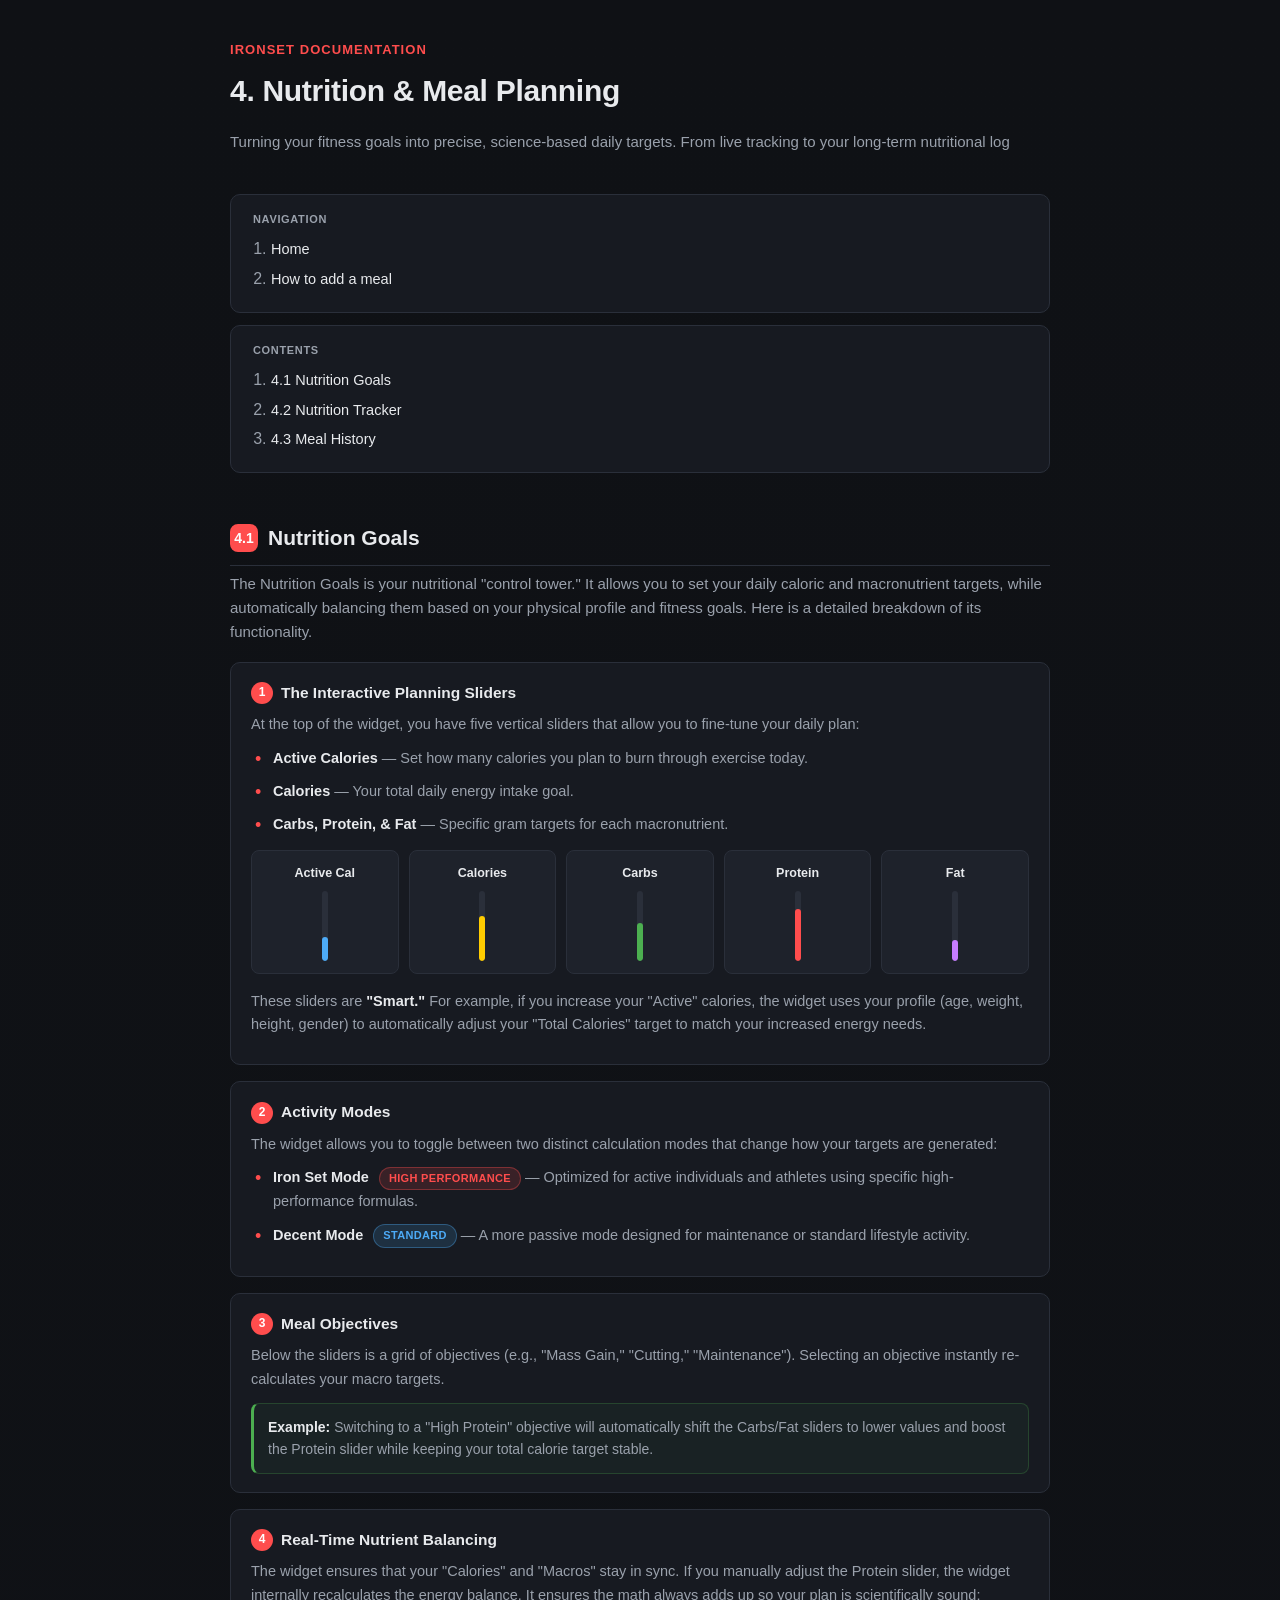
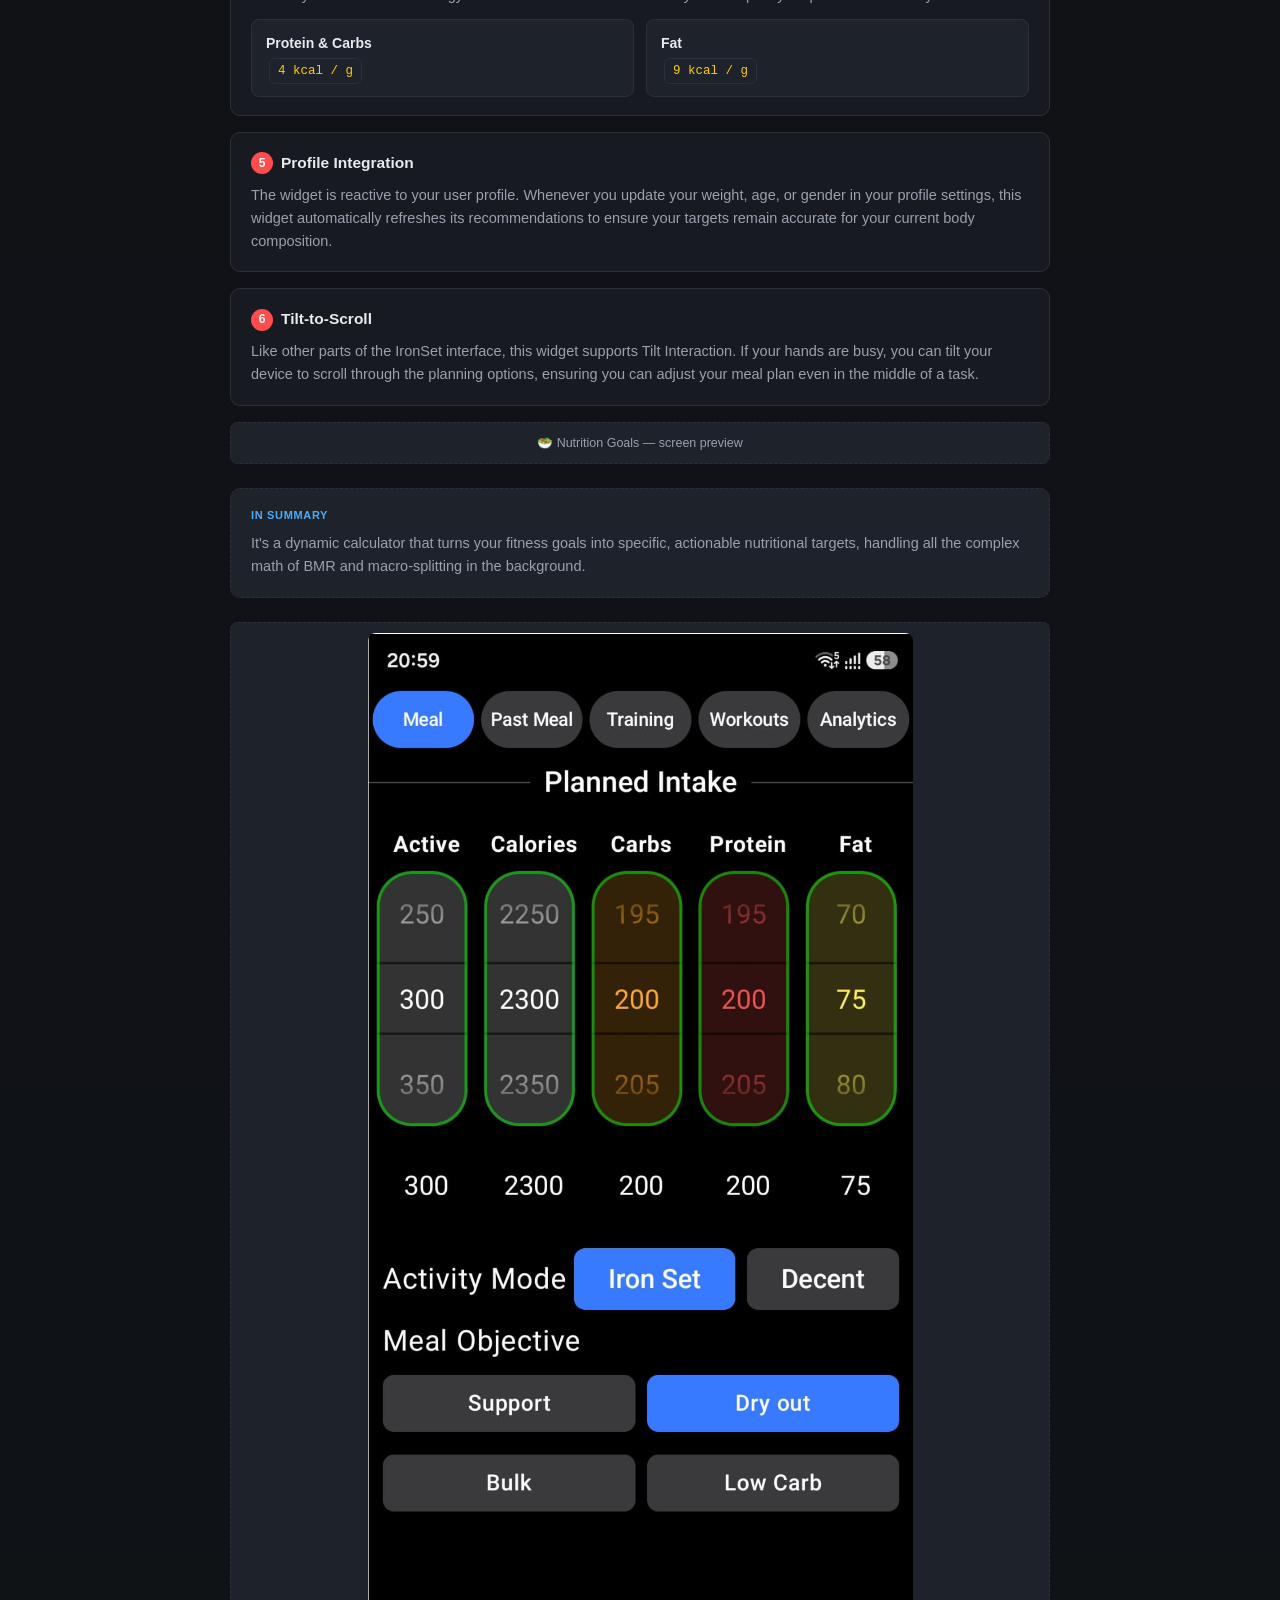
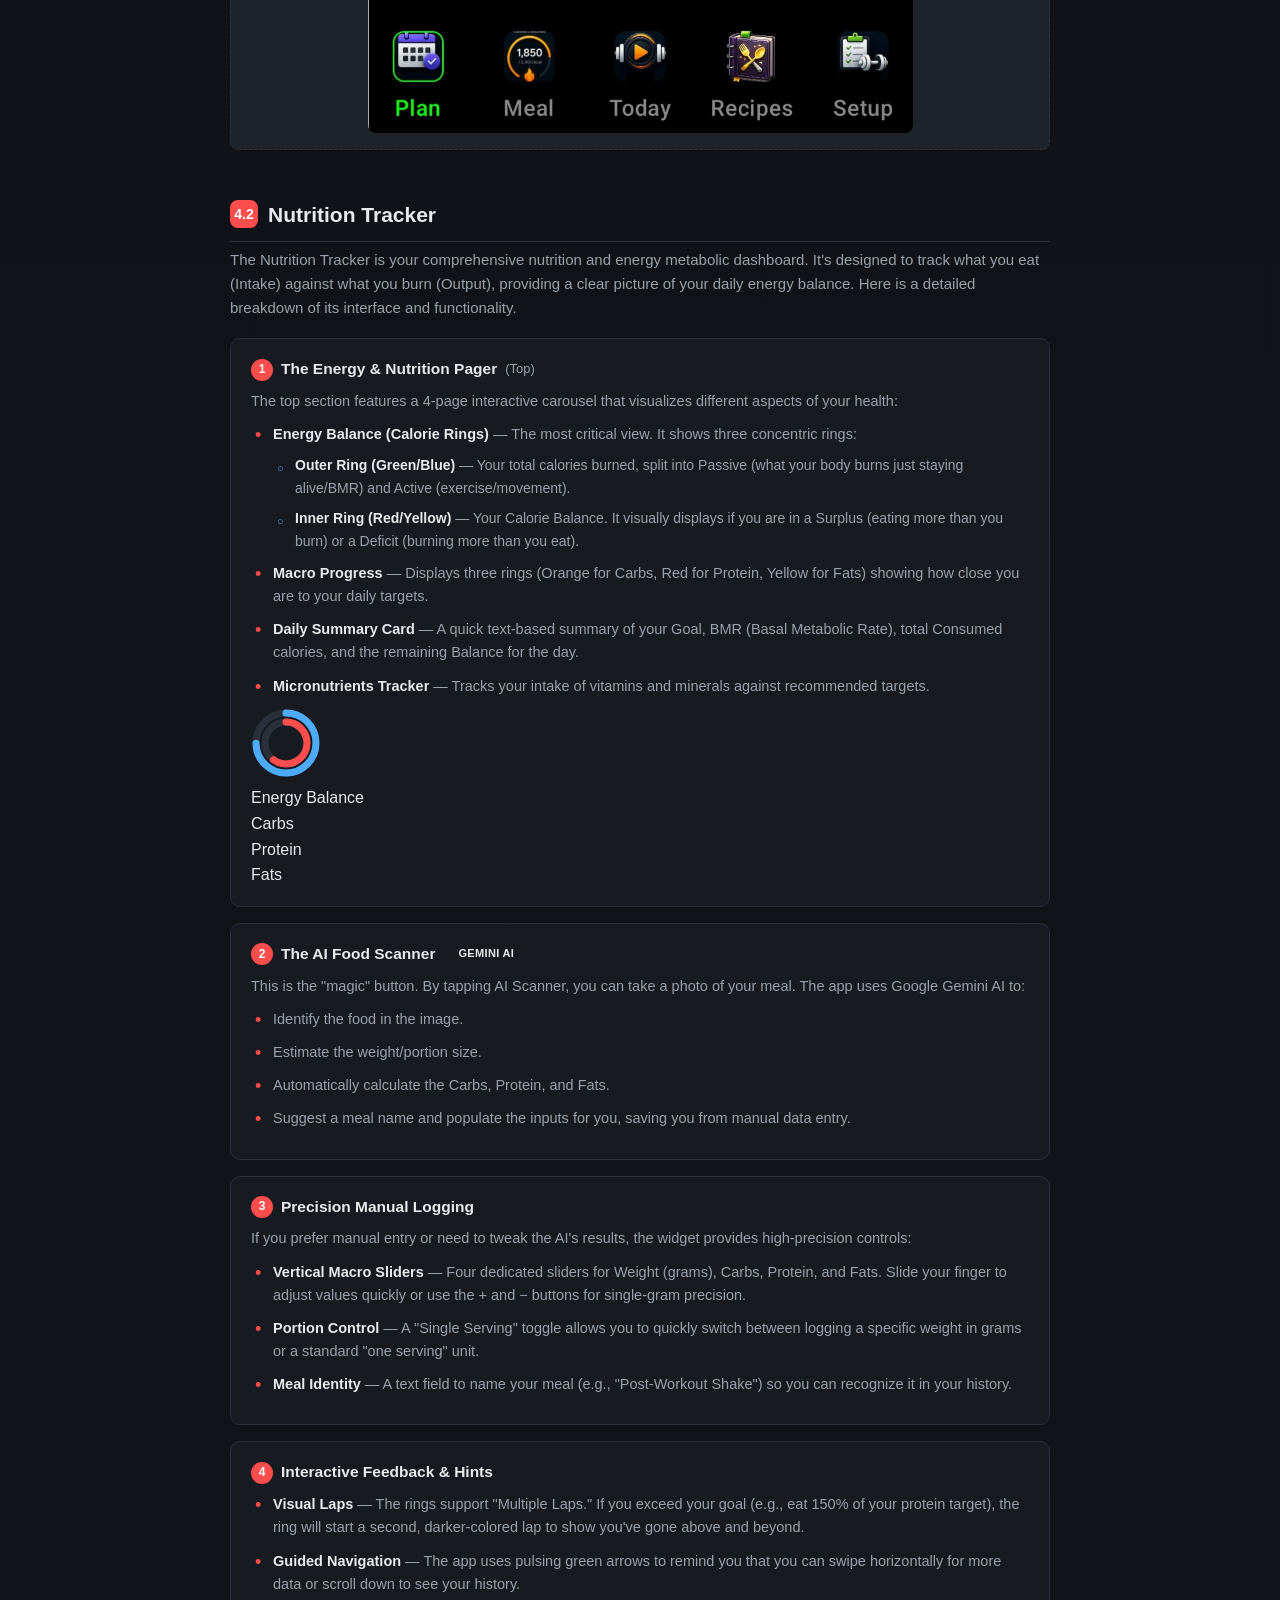
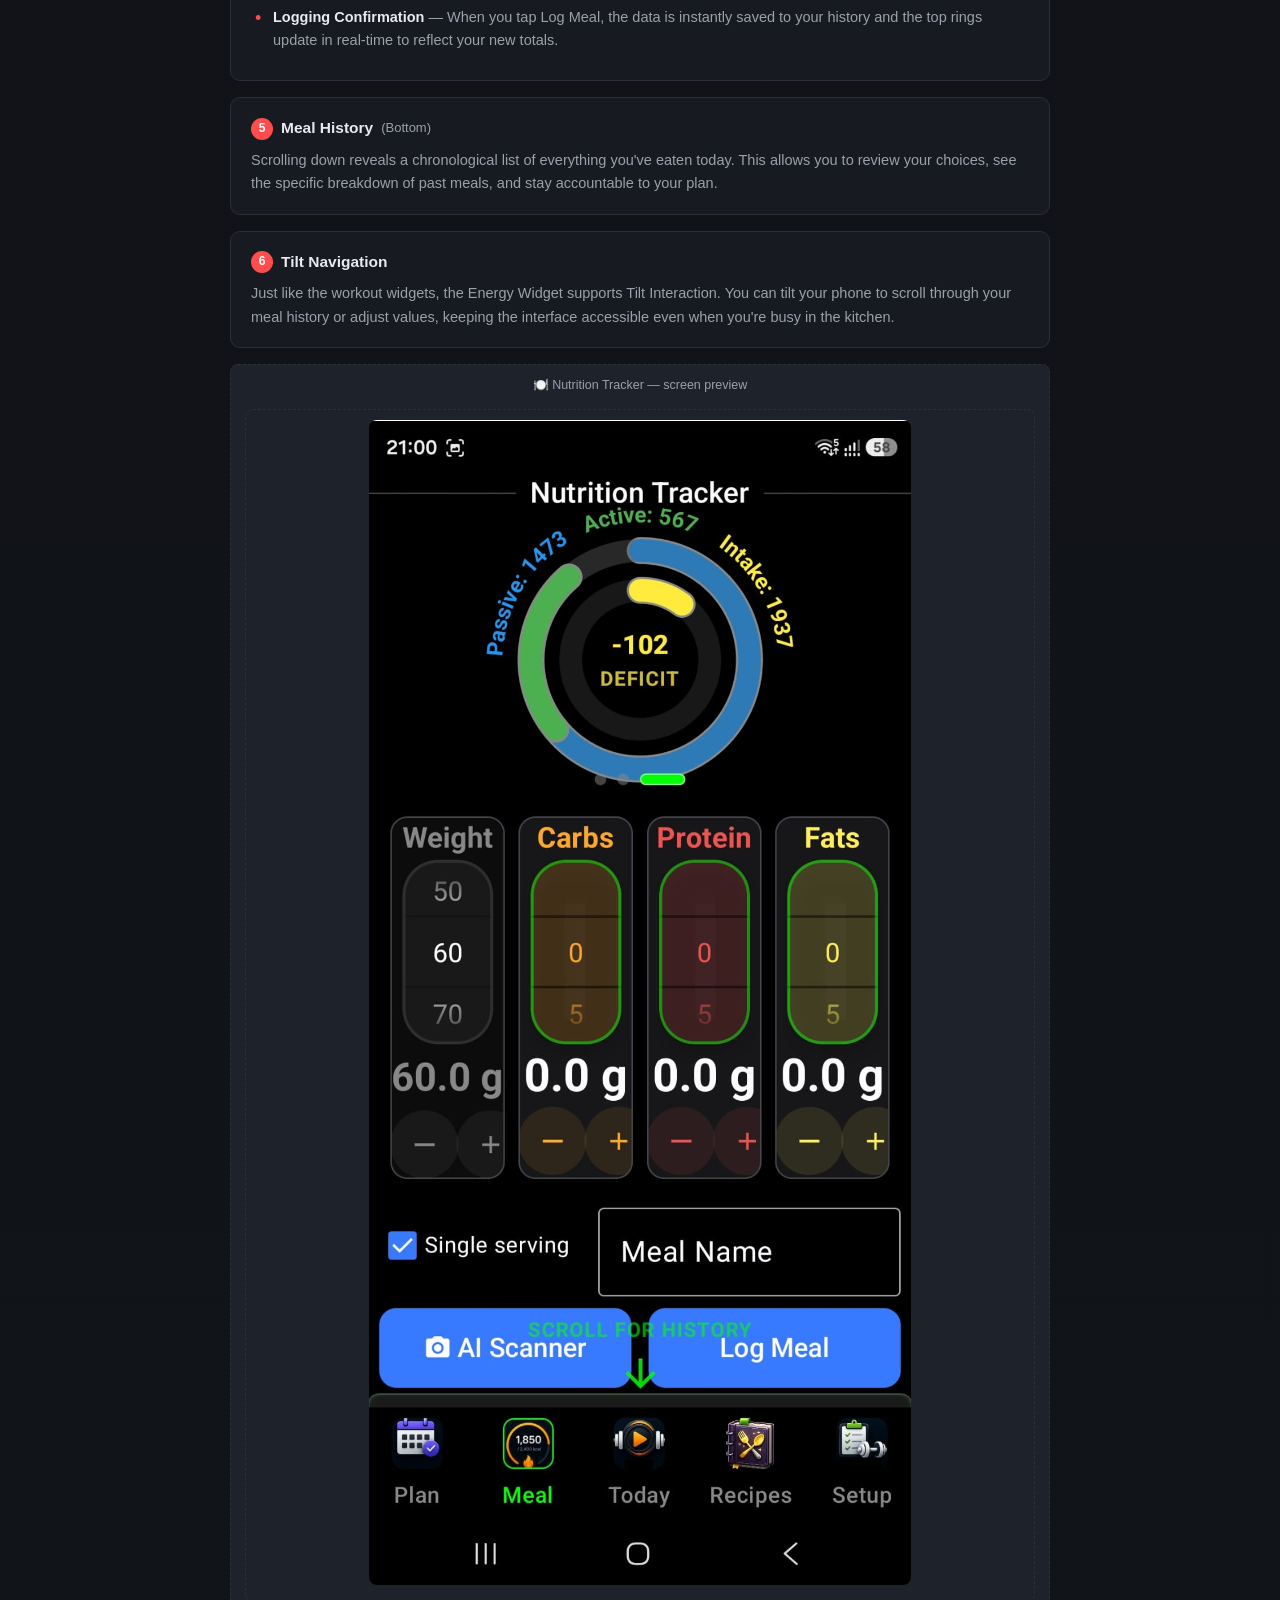
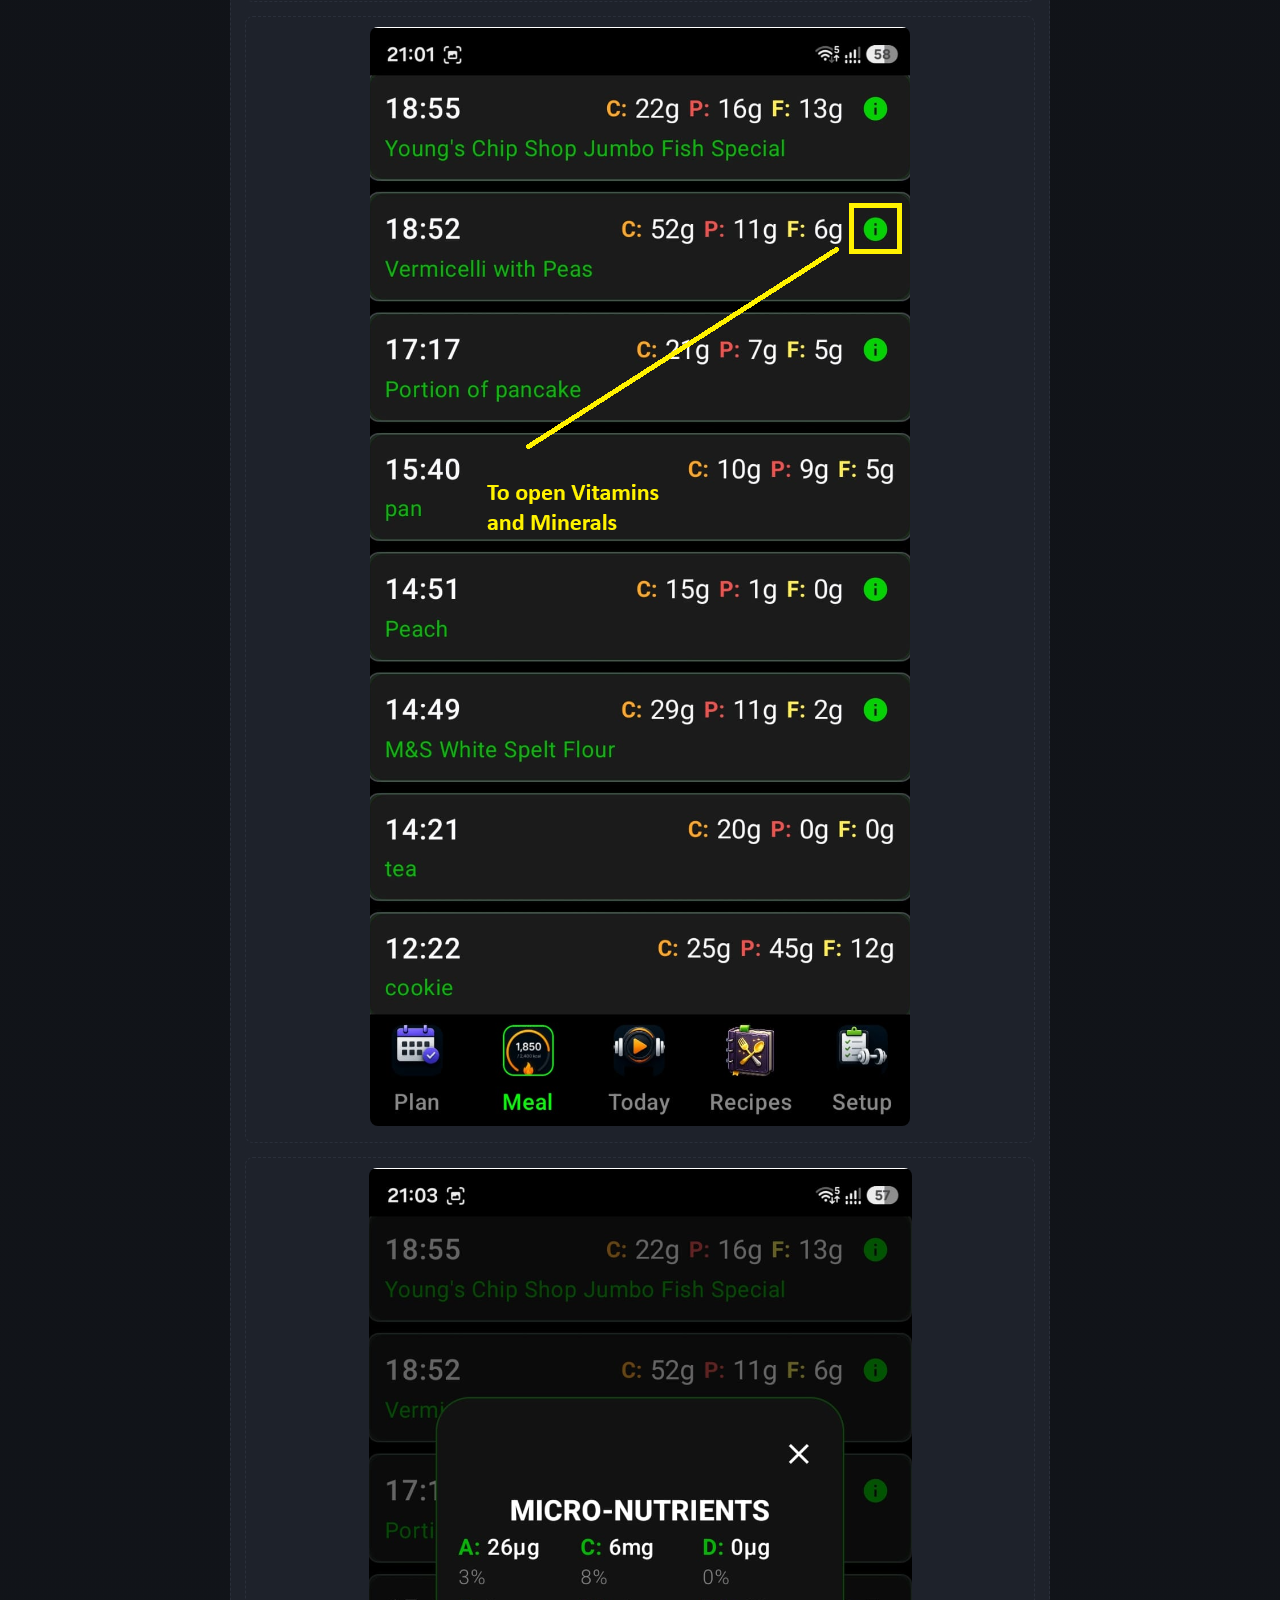
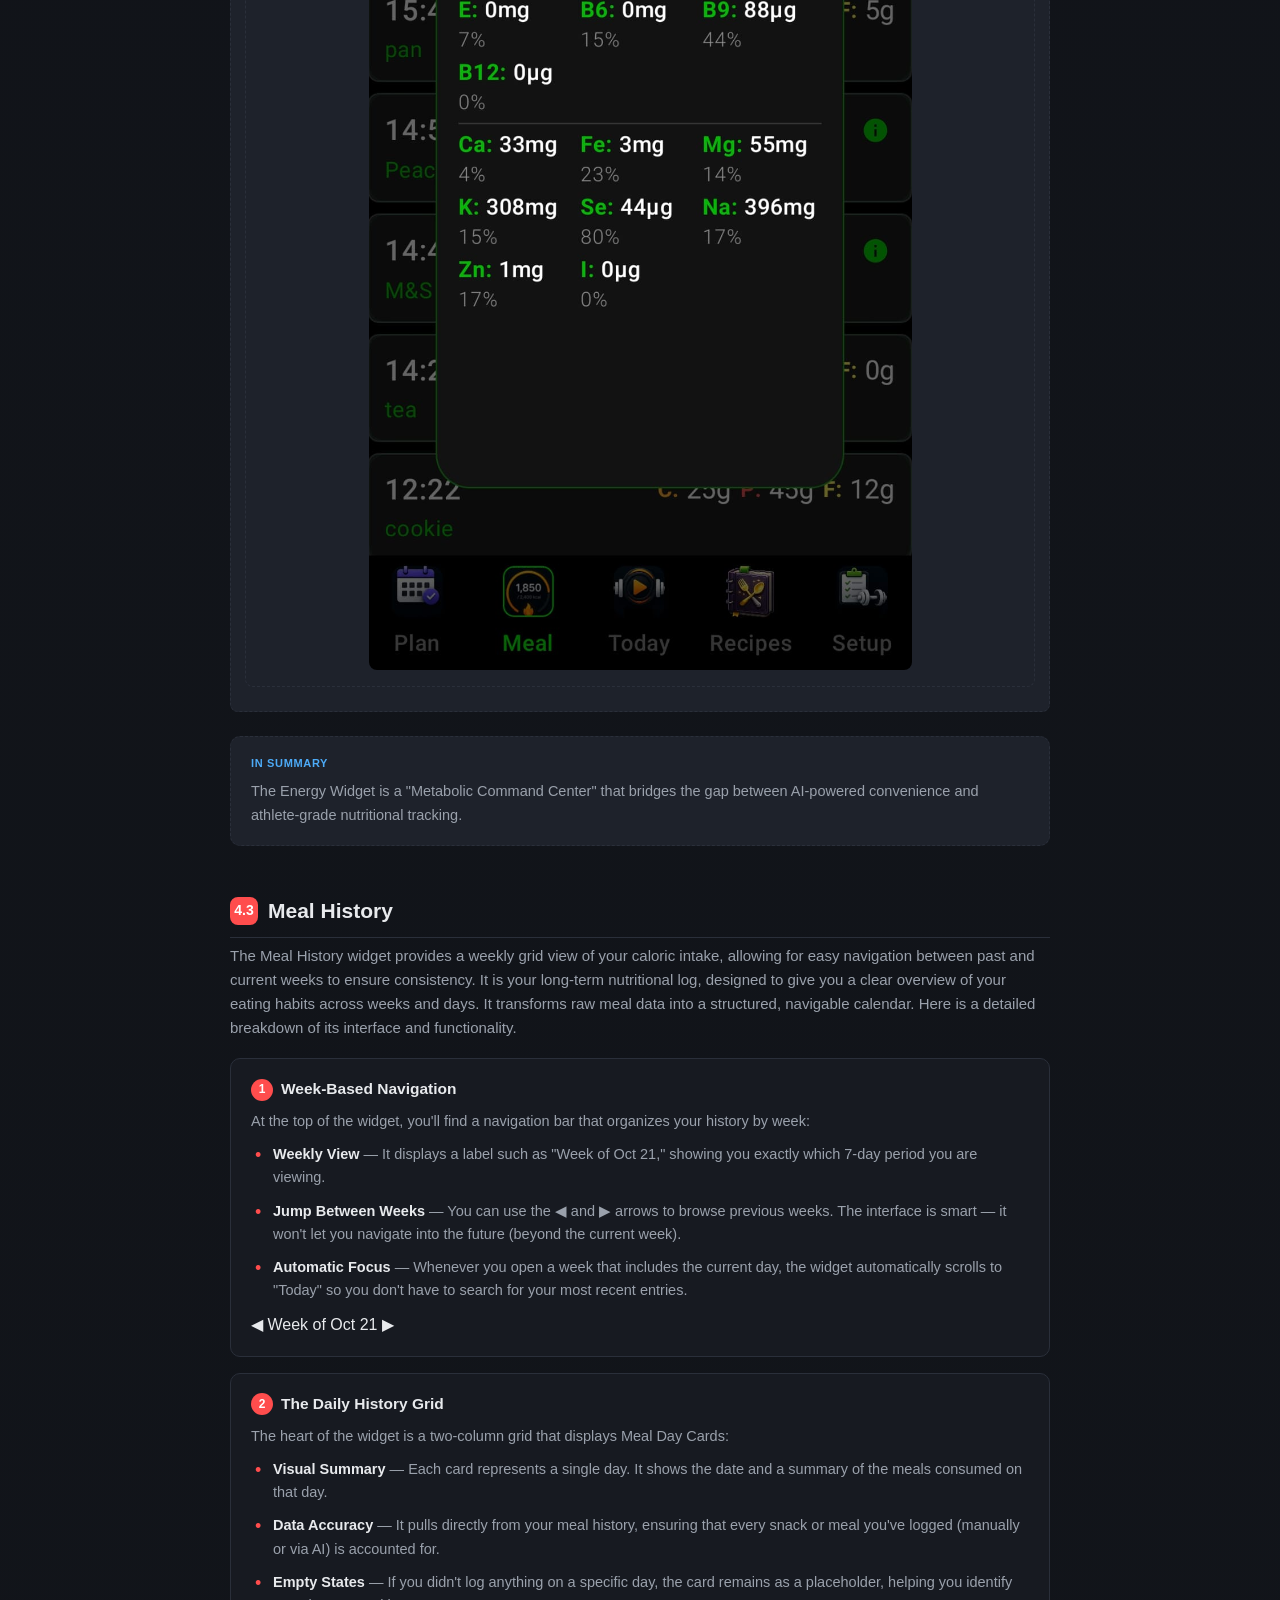
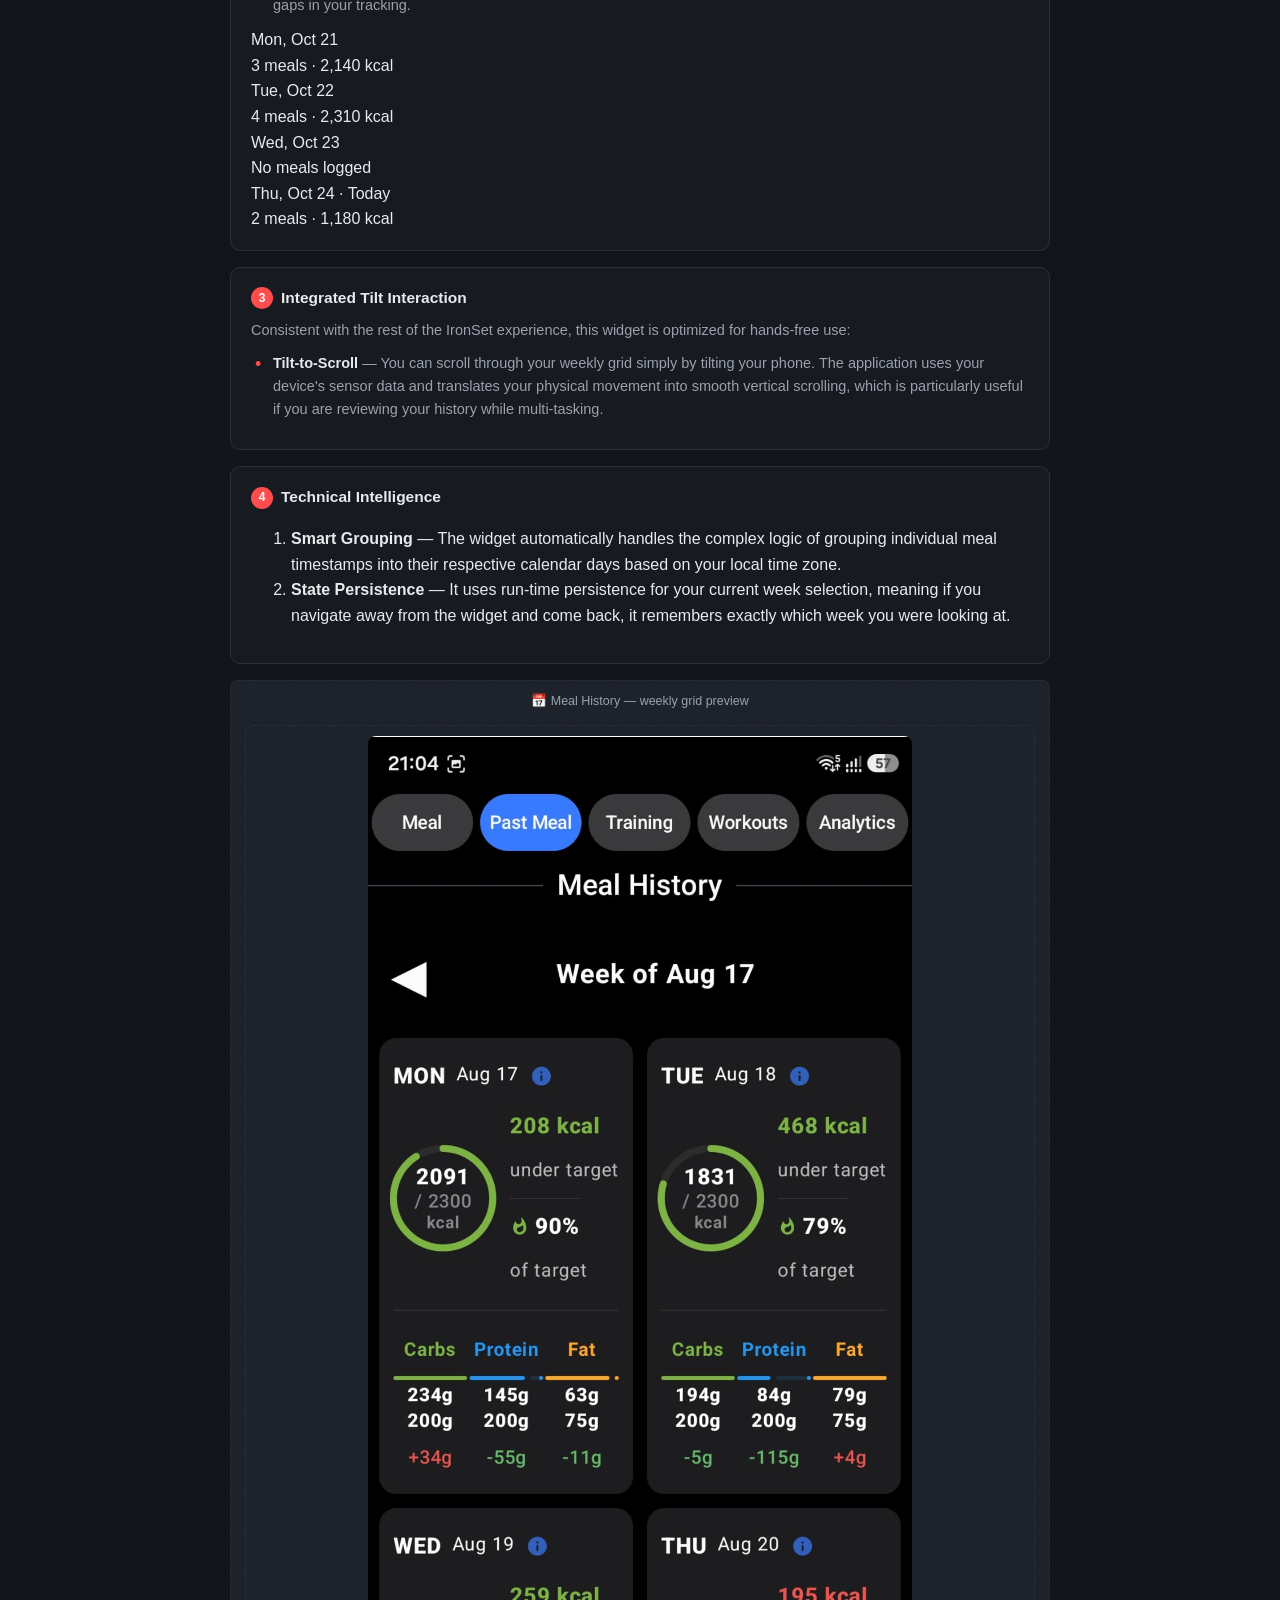
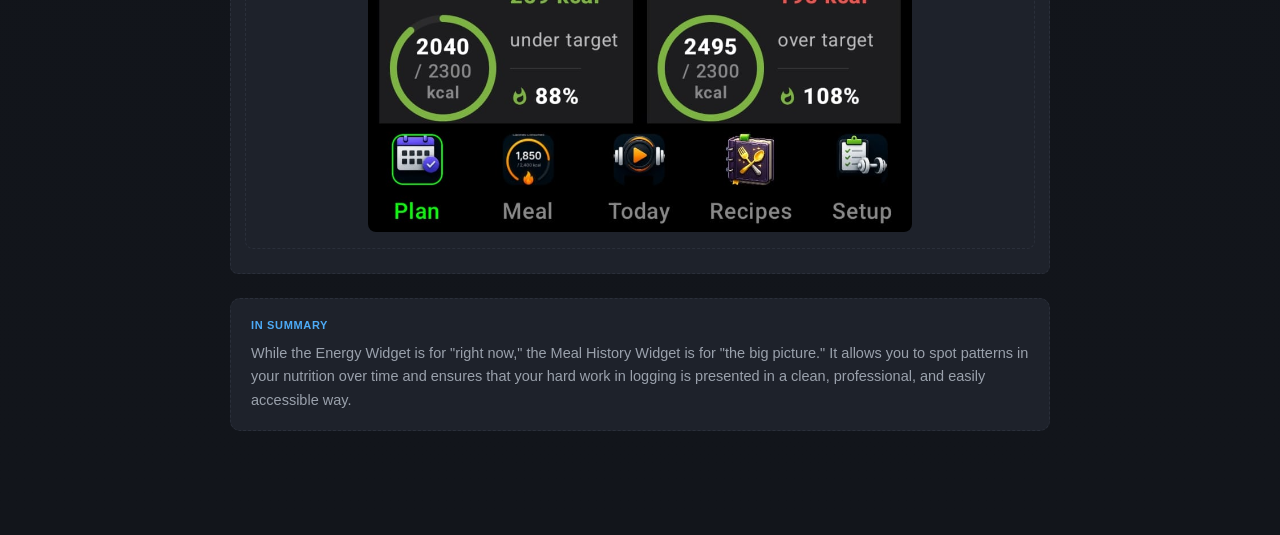
<file: energy.html>
<!doctype html>
<html lang="en">
    <head>
        <meta charset="UTF-8" />
        <meta name="viewport" content="width=device-width, initial-scale=1.0" />
        <title>4. Nutrition & Meal Planning — IronSet Manual</title>
        <style>
            :root {
                --bg: #0f1115;
                --panel: #171a21;
                --panel-alt: #1e222b;
                --border: #2a2f3a;
                --text: #e8eaed;
                --text-dim: #9aa1ac;
                --accent: #ff4d4d;
                --accent-2: #ffcc00;
                --accent-3: #4dabf7;
                --green: #4caf50;
                --radius: 10px;
            }

            * {
                box-sizing: border-box;
            }

            body {
                margin: 0;
                background: linear-gradient(180deg, #0f1115 0%, #12151b 100%);
                color: var(--text);
                font-family:
                    -apple-system, BlinkMacSystemFont, 'Segoe UI', Roboto,
                    Helvetica, Arial, sans-serif;
                line-height: 1.6;
                padding: 40px 20px 80px;
            }

            .container {
                max-width: 820px;
                margin: 0 auto;
            }

            .eyebrow {
                color: var(--accent);
                font-weight: 700;
                letter-spacing: 0.08em;
                text-transform: uppercase;
                font-size: 13px;
                margin-bottom: 6px;
            }

            h1 {
                font-size: 30px;
                margin: 0 0 6px;
                letter-spacing: -0.01em;
            }

            .subtitle {
                color: var(--text-dim);
                font-size: 15px;
                margin-bottom: 40px;
            }

            h2 {
                font-size: 21px;
                margin: 48px 0 6px;
                padding-bottom: 10px;
                border-bottom: 1px solid var(--border);
                display: flex;
                align-items: center;
                gap: 10px;
            }

            h2 .num {
                display: inline-flex;
                align-items: center;
                justify-content: center;
                width: 28px;
                height: 28px;
                border-radius: 8px;
                background: var(--accent);
                color: #fff;
                font-size: 14px;
                font-weight: 700;
                flex-shrink: 0;
            }

            .section-desc {
                color: var(--text-dim);
                margin: 4px 0 18px;
                font-size: 15px;
            }

            .card {
                background: var(--panel);
                border: 1px solid var(--border);
                border-radius: var(--radius);
                padding: 18px 20px;
                margin-bottom: 16px;
            }

            .card h4 {
                margin: 0 0 8px;
                font-size: 15.5px;
                display: flex;
                align-items: center;
                gap: 8px;
                color: var(--text);
            }

            .card h4 .idx {
                display: inline-flex;
                align-items: center;
                justify-content: center;
                width: 22px;
                height: 22px;
                border-radius: 50%;
                background: var(--accent);
                color: #fff;
                font-size: 12px;
                font-weight: 700;
                flex-shrink: 0;
            }

            .card p.desc {
                color: var(--text-dim);
                font-size: 14.5px;
                margin: 0 0 10px;
            }

            ul {
                margin: 0;
                padding-left: 0;
                list-style: none;
            }

            ul.top-level > li {
                margin-bottom: 10px;
                padding-left: 22px;
                position: relative;
                font-size: 14.5px;
                color: var(--text-dim);
            }

            ul.top-level > li::before {
                content: '•';
                color: var(--accent);
                position: absolute;
                left: 4px;
                font-size: 18px;
                line-height: 1.4;
            }

            ul.nested {
                margin-top: 8px;
            }

            ul.nested > li {
                padding-left: 22px;
                position: relative;
                margin-bottom: 8px;
                color: var(--text-dim);
                font-size: 14px;
            }

            ul.nested > li::before {
                content: '○';
                color: var(--accent-3);
                position: absolute;
                left: 4px;
                font-size: 11px;
                top: 6px;
            }

            .label-strong {
                color: var(--text);
                font-weight: 600;
            }

            .pill {
                display: inline-block;
                font-size: 11px;
                font-weight: 700;
                padding: 2px 9px;
                border-radius: 999px;
                text-transform: uppercase;
                letter-spacing: 0.03em;
                margin-left: 6px;
                vertical-align: middle;
            }

            .pill-ironset {
                background: rgba(255, 77, 77, 0.15);
                color: var(--accent);
                border: 1px solid rgba(255, 77, 77, 0.35);
            }
            .pill-decent {
                background: rgba(77, 171, 247, 0.15);
                color: var(--accent-3);
                border: 1px solid rgba(77, 171, 247, 0.35);
            }

            .grid {
                display: grid;
                grid-template-columns: repeat(5, 1fr);
                gap: 10px;
                margin-top: 14px;
            }

            @media (max-width: 640px) {
                .grid {
                    grid-template-columns: repeat(2, 1fr);
                }
            }

            .slider-box {
                background: var(--panel-alt);
                border: 1px solid var(--border);
                border-radius: 8px;
                padding: 12px 10px;
                text-align: center;
            }

            .slider-box .slider-name {
                font-weight: 600;
                font-size: 12.5px;
                color: var(--text);
                margin-bottom: 8px;
            }

            .slider-track {
                width: 6px;
                height: 70px;
                background: var(--border);
                border-radius: 4px;
                margin: 0 auto;
                position: relative;
                overflow: hidden;
            }

            .slider-fill {
                position: absolute;
                bottom: 0;
                left: 0;
                width: 100%;
                border-radius: 4px;
            }

            .macro-grid {
                display: grid;
                grid-template-columns: 1fr 1fr;
                gap: 12px;
                margin-top: 10px;
            }

            @media (max-width: 600px) {
                .macro-grid {
                    grid-template-columns: 1fr;
                }
            }

            .metric-box {
                background: var(--panel-alt);
                border: 1px solid var(--border);
                border-radius: 8px;
                padding: 12px 14px;
            }

            .metric-box .metric-name {
                font-weight: 600;
                font-size: 14px;
                margin-bottom: 4px;
                color: var(--text);
            }

            .metric-box .metric-desc {
                font-size: 13.5px;
                color: var(--text-dim);
            }

            .callout {
                display: flex;
                gap: 10px;
                align-items: flex-start;
                background: rgba(77, 171, 247, 0.08);
                border: 1px solid rgba(77, 171, 247, 0.25);
                border-left: 3px solid var(--accent-3);
                border-radius: 8px;
                padding: 12px 14px;
                font-size: 14px;
                color: var(--text-dim);
                margin-top: 14px;
            }

            .callout .icon {
                font-size: 16px;
                flex-shrink: 0;
            }

            .callout strong {
                color: var(--text);
            }

            .example-box {
                background: rgba(76, 175, 80, 0.06);
                border: 1px solid rgba(76, 175, 80, 0.25);
                border-left: 3px solid var(--green);
                border-radius: 8px;
                padding: 12px 14px;
                font-size: 14px;
                color: var(--text-dim);
                margin-top: 12px;
            }

            .example-box strong {
                color: var(--text);
            }

            .summary-box {
                background: var(--panel-alt);
                border: 1px dashed var(--border);
                border-radius: var(--radius);
                padding: 18px 20px;
                margin: 24px 0;
            }

            .summary-box .tag {
                font-size: 11px;
                font-weight: 700;
                text-transform: uppercase;
                letter-spacing: 0.06em;
                color: var(--accent-3);
                margin-bottom: 8px;
                display: block;
            }

            .summary-box p {
                margin: 0;
                color: var(--text-dim);
                font-size: 14.5px;
            }

            .screen-placeholder {
                border: 1px dashed var(--border);
                border-radius: 8px;
                padding: 10px 14px;
                font-size: 12.5px;
                color: var(--text-dim);
                text-align: center;
                margin: 14px 0;
                background: var(--panel-alt);
            }

            .toc {
                background: var(--panel);
                border: 1px solid var(--border);
                border-radius: var(--radius);
                padding: 16px 22px;
                margin-bottom: 12px;
            }

            .toc .tag {
                font-size: 11px;
                font-weight: 700;
                text-transform: uppercase;
                letter-spacing: 0.06em;
                color: var(--text-dim);
                margin-bottom: 8px;
                display: block;
            }

            .toc a {
                color: var(--text);
                text-decoration: none;
                font-size: 14.5px;
            }

            .toc a:hover {
                color: var(--accent-3);
            }

            .toc ol {
                margin: 0;
                padding-left: 18px;
                color: var(--text-dim);
            }

            .toc li {
                margin-bottom: 4px;
            }

            .formula-chip {
                display: inline-block;
                background: var(--panel-alt);
                border: 1px solid var(--border);
                border-radius: 6px;
                padding: 2px 8px;
                font-family: 'SFMono-Regular', Menlo, Consolas, monospace;
                font-size: 12.5px;
                color: var(--accent-2);
                margin: 0 3px;
            }
        </style>
    </head>
    <body>
        <div class="container">
            <div class="eyebrow">IronSet Documentation</div>
            <h1>4. Nutrition &amp; Meal Planning</h1>
            <p class="subtitle">
                Turning your fitness goals into precise, science-based daily
                targets. From live tracking to your long-term nutritional log
            </p>

            <nav class="toc">
                <span class="tag">Navigation</span>
                <ol>
                    <li><a href="index.html">Home</a></li>
                    <li>
                        <a href="how_to_add_meal.html">How to add a meal</a>
                    </li>
                </ol>
            </nav>

            <nav class="toc">
                <span class="tag">Contents</span>
                <ol>
                    <li><a href="#goals">4.1 Nutrition Goals</a></li>
                    <li><a href="#tracker">4.2 Nutrition Tracker</a></li>
                    <li><a href="#history">4.3 Meal History</a></li>
                </ol>
            </nav>

            <!-- 4.1 -->
            <h2 id="goals"><span class="num">4.1</span> Nutrition Goals</h2>
            <p class="section-desc">
                The Nutrition Goals is your nutritional "control tower." It
                allows you to set your daily caloric and macronutrient targets,
                while automatically balancing them based on your physical
                profile and fitness goals. Here is a detailed breakdown of its
                functionality.
            </p>

            <div class="card">
                <h4>
                    <span class="idx">1</span> The Interactive Planning Sliders
                </h4>
                <p class="desc">
                    At the top of the widget, you have five vertical sliders
                    that allow you to fine-tune your daily plan:
                </p>
                <ul class="top-level">
                    <li>
                        <span class="label-strong">Active Calories</span> — Set
                        how many calories you plan to burn through exercise
                        today.
                    </li>
                    <li>
                        <span class="label-strong">Calories</span> — Your total
                        daily energy intake goal.
                    </li>
                    <li>
                        <span class="label-strong"
                            >Carbs, Protein, &amp; Fat</span
                        >
                        — Specific gram targets for each macronutrient.
                    </li>
                </ul>

                <div class="grid">
                    <div class="slider-box">
                        <div class="slider-name">Active Cal</div>
                        <div class="slider-track">
                            <div
                                class="slider-fill"
                                style="height: 35%; background: var(--accent-3)"
                            ></div>
                        </div>
                    </div>
                    <div class="slider-box">
                        <div class="slider-name">Calories</div>
                        <div class="slider-track">
                            <div
                                class="slider-fill"
                                style="height: 65%; background: var(--accent-2)"
                            ></div>
                        </div>
                    </div>
                    <div class="slider-box">
                        <div class="slider-name">Carbs</div>
                        <div class="slider-track">
                            <div
                                class="slider-fill"
                                style="height: 55%; background: var(--green)"
                            ></div>
                        </div>
                    </div>
                    <div class="slider-box">
                        <div class="slider-name">Protein</div>
                        <div class="slider-track">
                            <div
                                class="slider-fill"
                                style="height: 75%; background: var(--accent)"
                            ></div>
                        </div>
                    </div>
                    <div class="slider-box">
                        <div class="slider-name">Fat</div>
                        <div class="slider-track">
                            <div
                                class="slider-fill"
                                style="height: 30%; background: #c77dff"
                            ></div>
                        </div>
                    </div>
                </div>

                <p class="desc" style="margin-top: 16px">
                    These sliders are
                    <span class="label-strong">"Smart."</span> For example, if
                    you increase your "Active" calories, the widget uses your
                    profile (age, weight, height, gender) to automatically
                    adjust your "Total Calories" target to match your increased
                    energy needs.
                </p>
            </div>

            <div class="card">
                <h4><span class="idx">2</span> Activity Modes</h4>
                <p class="desc">
                    The widget allows you to toggle between two distinct
                    calculation modes that change how your targets are
                    generated:
                </p>
                <ul class="top-level">
                    <li>
                        <span class="label-strong">Iron Set Mode</span>
                        <span class="pill pill-ironset">High Performance</span>
                        — Optimized for active individuals and athletes using
                        specific high-performance formulas.
                    </li>
                    <li>
                        <span class="label-strong">Decent Mode</span>
                        <span class="pill pill-decent">Standard</span> — A more
                        passive mode designed for maintenance or standard
                        lifestyle activity.
                    </li>
                </ul>
            </div>

            <div class="card">
                <h4><span class="idx">3</span> Meal Objectives</h4>
                <p class="desc">
                    Below the sliders is a grid of objectives (e.g., "Mass
                    Gain," "Cutting," "Maintenance"). Selecting an objective
                    instantly re-calculates your macro targets.
                </p>
                <div class="example-box">
                    <strong>Example:</strong> Switching to a "High Protein"
                    objective will automatically shift the Carbs/Fat sliders to
                    lower values and boost the Protein slider while keeping your
                    total calorie target stable.
                </div>
            </div>

            <div class="card">
                <h4><span class="idx">4</span> Real-Time Nutrient Balancing</h4>
                <p class="desc" style="margin-bottom: 12px">
                    The widget ensures that your "Calories" and "Macros" stay in
                    sync. If you manually adjust the Protein slider, the widget
                    internally recalculates the energy balance. It ensures the
                    math always adds up so your plan is scientifically sound:
                </p>
                <div class="macro-grid">
                    <div class="metric-box">
                        <div class="metric-name">Protein &amp; Carbs</div>
                        <div class="metric-desc">
                            <span class="formula-chip">4 kcal / g</span>
                        </div>
                    </div>
                    <div class="metric-box">
                        <div class="metric-name">Fat</div>
                        <div class="metric-desc">
                            <span class="formula-chip">9 kcal / g</span>
                        </div>
                    </div>
                </div>
            </div>

            <div class="card">
                <h4><span class="idx">5</span> Profile Integration</h4>
                <p class="desc" style="margin: 0">
                    The widget is reactive to your user profile. Whenever you
                    update your weight, age, or gender in your profile settings,
                    this widget automatically refreshes its recommendations to
                    ensure your targets remain accurate for your current body
                    composition.
                </p>
            </div>

            <div class="card">
                <h4><span class="idx">6</span> Tilt-to-Scroll</h4>
                <p class="desc" style="margin: 0">
                    Like other parts of the IronSet interface, this widget
                    supports Tilt Interaction. If your hands are busy, you can
                    tilt your device to scroll through the planning options,
                    ensuring you can adjust your meal plan even in the middle of
                    a task.
                </p>
            </div>

            <div class="screen-placeholder">
                🥗 Nutrition Goals — screen preview
            </div>

            <div class="summary-box">
                <span class="tag">In Summary</span>
                <p>
                    It's a dynamic calculator that turns your fitness goals into
                    specific, actionable nutritional targets, handling all the
                    complex math of BMR and macro-splitting in the background.
                </p>
            </div>
            <div class="screen-placeholder">
                <img
                    src="images/nutrition_goals.png"
                    alt="Nutrition goals screen"
                    style="max-width: 100%; border-radius: 8px"
                />
            </div>

            <!-- 4.2 -->
            <h2 id="tracker"><span class="num">4.2</span> Nutrition Tracker</h2>
            <p class="section-desc">
                The Nutrition Tracker is your comprehensive nutrition and energy
                metabolic dashboard. It's designed to track what you eat
                (Intake) against what you burn (Output), providing a clear
                picture of your daily energy balance. Here is a detailed
                breakdown of its interface and functionality.
            </p>

            <div class="card">
                <h4>
                    <span class="idx">1</span> The Energy &amp; Nutrition Pager
                    <span
                        style="
                            font-weight: 400;
                            color: var(--text-dim);
                            font-size: 13px;
                        "
                        >(Top)</span
                    >
                </h4>
                <p class="desc">
                    The top section features a 4-page interactive carousel that
                    visualizes different aspects of your health:
                </p>
                <ul class="top-level">
                    <li>
                        <span class="label-strong"
                            >Energy Balance (Calorie Rings)</span
                        >
                        — The most critical view. It shows three concentric
                        rings:
                        <ul class="nested">
                            <li>
                                <span class="label-strong"
                                    >Outer Ring (Green/Blue)</span
                                >
                                — Your total calories burned, split into Passive
                                (what your body burns just staying alive/BMR)
                                and Active (exercise/movement).
                            </li>
                            <li>
                                <span class="label-strong"
                                    >Inner Ring (Red/Yellow)</span
                                >
                                — Your Calorie Balance. It visually displays if
                                you are in a Surplus (eating more than you burn)
                                or a Deficit (burning more than you eat).
                            </li>
                        </ul>
                    </li>
                    <li>
                        <span class="label-strong">Macro Progress</span> —
                        Displays three rings (Orange for Carbs, Red for Protein,
                        Yellow for Fats) showing how close you are to your daily
                        targets.
                    </li>
                    <li>
                        <span class="label-strong">Daily Summary Card</span> — A
                        quick text-based summary of your Goal, BMR (Basal
                        Metabolic Rate), total Consumed calories, and the
                        remaining Balance for the day.
                    </li>
                    <li>
                        <span class="label-strong">Micronutrients Tracker</span>
                        — Tracks your intake of vitamins and minerals against
                        recommended targets.
                    </li>
                </ul>

                <div class="ring-demo">
                    <div class="ring-item">
                        <svg width="70" height="70" viewBox="0 0 70 70">
                            <circle
                                cx="35"
                                cy="35"
                                r="30"
                                fill="none"
                                stroke="#2a2f3a"
                                stroke-width="7"
                            />
                            <circle
                                cx="35"
                                cy="35"
                                r="30"
                                fill="none"
                                stroke="#4dabf7"
                                stroke-width="7"
                                stroke-dasharray="141 188"
                                stroke-linecap="round"
                                transform="rotate(-90 35 35)"
                            />
                            <circle
                                cx="35"
                                cy="35"
                                r="21"
                                fill="none"
                                stroke="#2a2f3a"
                                stroke-width="7"
                            />
                            <circle
                                cx="35"
                                cy="35"
                                r="21"
                                fill="none"
                                stroke="#ff4d4d"
                                stroke-width="7"
                                stroke-dasharray="79 132"
                                stroke-linecap="round"
                                transform="rotate(-90 35 35)"
                            />
                        </svg>
                        <div class="ring-label">Energy Balance</div>
                    </div>
                </div>

                <div class="macro-rings">
                    <div>
                        <div
                            class="mini-ring"
                            style="
                                background: conic-gradient(
                                    var(--orange) 0% 60%,
                                    var(--panel-alt) 60% 100%
                                );
                            "
                        ></div>
                        <div class="mini-ring-label">Carbs</div>
                    </div>
                    <div>
                        <div
                            class="mini-ring"
                            style="
                                background: conic-gradient(
                                    var(--accent) 0% 80%,
                                    var(--panel-alt) 80% 100%
                                );
                            "
                        ></div>
                        <div class="mini-ring-label">Protein</div>
                    </div>
                    <div>
                        <div
                            class="mini-ring"
                            style="
                                background: conic-gradient(
                                    var(--accent-2) 0% 45%,
                                    var(--panel-alt) 45% 100%
                                );
                            "
                        ></div>
                        <div class="mini-ring-label">Fats</div>
                    </div>
                </div>
            </div>

            <div class="card">
                <h4>
                    <span class="idx">2</span> The AI Food Scanner
                    <span class="pill pill-ai">Gemini AI</span>
                </h4>
                <p class="desc">
                    This is the "magic" button. By tapping AI Scanner, you can
                    take a photo of your meal. The app uses Google Gemini AI to:
                </p>
                <ul class="top-level">
                    <li>Identify the food in the image.</li>
                    <li>Estimate the weight/portion size.</li>
                    <li>
                        Automatically calculate the Carbs, Protein, and Fats.
                    </li>
                    <li>
                        Suggest a meal name and populate the inputs for you,
                        saving you from manual data entry.
                    </li>
                </ul>
            </div>

            <div class="card">
                <h4><span class="idx">3</span> Precision Manual Logging</h4>
                <p class="desc">
                    If you prefer manual entry or need to tweak the AI's
                    results, the widget provides high-precision controls:
                </p>
                <ul class="top-level">
                    <li>
                        <span class="label-strong">Vertical Macro Sliders</span>
                        — Four dedicated sliders for Weight (grams), Carbs,
                        Protein, and Fats. Slide your finger to adjust values
                        quickly or use the + and − buttons for single-gram
                        precision.
                    </li>
                    <li>
                        <span class="label-strong">Portion Control</span> — A
                        "Single Serving" toggle allows you to quickly switch
                        between logging a specific weight in grams or a standard
                        "one serving" unit.
                    </li>
                    <li>
                        <span class="label-strong">Meal Identity</span> — A text
                        field to name your meal (e.g., "Post-Workout Shake") so
                        you can recognize it in your history.
                    </li>
                </ul>
            </div>

            <div class="card">
                <h4>
                    <span class="idx">4</span> Interactive Feedback &amp; Hints
                </h4>
                <ul class="top-level">
                    <li>
                        <span class="label-strong">Visual Laps</span> — The
                        rings support "Multiple Laps." If you exceed your goal
                        (e.g., eat 150% of your protein target), the ring will
                        start a second, darker-colored lap to show you've gone
                        above and beyond.
                    </li>
                    <li>
                        <span class="label-strong">Guided Navigation</span> —
                        The app uses pulsing green arrows to remind you that you
                        can swipe horizontally for more data or scroll down to
                        see your history.
                    </li>
                    <li>
                        <span class="label-strong">Logging Confirmation</span> —
                        When you tap Log Meal, the data is instantly saved to
                        your history and the top rings update in real-time to
                        reflect your new totals.
                    </li>
                </ul>
            </div>

            <div class="card">
                <h4>
                    <span class="idx">5</span> Meal History
                    <span
                        style="
                            font-weight: 400;
                            color: var(--text-dim);
                            font-size: 13px;
                        "
                        >(Bottom)</span
                    >
                </h4>
                <p class="desc" style="margin: 0">
                    Scrolling down reveals a chronological list of everything
                    you've eaten today. This allows you to review your choices,
                    see the specific breakdown of past meals, and stay
                    accountable to your plan.
                </p>
            </div>

            <div class="card">
                <h4><span class="idx">6</span> Tilt Navigation</h4>
                <p class="desc" style="margin: 0">
                    Just like the workout widgets, the Energy Widget supports
                    Tilt Interaction. You can tilt your phone to scroll through
                    your meal history or adjust values, keeping the interface
                    accessible even when you're busy in the kitchen.
                </p>
            </div>

            <div class="screen-placeholder">
                🍽️ Nutrition Tracker — screen preview

                <div class="screen-placeholder">
                    <img
                        src="images/nutrition_goals_tracker.png"
                        alt="Today copilot progress"
                        style="max-width: 100%; border-radius: 8px"
                    />
                </div>
                <div class="screen-placeholder">
                    <img
                        src="images/nutrition_tracker_intra_day.png"
                        alt="Today copilot progress"
                        style="max-width: 100%; border-radius: 8px"
                    />
                </div>
                <div class="screen-placeholder">
                    <img
                        src="images/nutrition_tracket_macros.png"
                        alt="Today copilot progress"
                        style="max-width: 100%; border-radius: 8px"
                    />
                </div>
            </div>

            <div class="summary-box">
                <span class="tag">In Summary</span>
                <p>
                    The Energy Widget is a "Metabolic Command Center" that
                    bridges the gap between AI-powered convenience and
                    athlete-grade nutritional tracking.
                </p>
            </div>

            <!-- 4.3 -->
            <h2 id="history"><span class="num">4.3</span> Meal History</h2>
            <p class="section-desc">
                The Meal History widget provides a weekly grid view of your
                caloric intake, allowing for easy navigation between past and
                current weeks to ensure consistency. It is your long-term
                nutritional log, designed to give you a clear overview of your
                eating habits across weeks and days. It transforms raw meal data
                into a structured, navigable calendar. Here is a detailed
                breakdown of its interface and functionality.
            </p>

            <div class="card">
                <h4><span class="idx">1</span> Week-Based Navigation</h4>
                <p class="desc">
                    At the top of the widget, you'll find a navigation bar that
                    organizes your history by week:
                </p>
                <ul class="top-level">
                    <li>
                        <span class="label-strong">Weekly View</span> — It
                        displays a label such as "Week of Oct 21," showing you
                        exactly which 7-day period you are viewing.
                    </li>
                    <li>
                        <span class="label-strong">Jump Between Weeks</span> —
                        You can use the ◀ and ▶ arrows to browse previous weeks.
                        The interface is smart — it won't let you navigate into
                        the future (beyond the current week).
                    </li>
                    <li>
                        <span class="label-strong">Automatic Focus</span> —
                        Whenever you open a week that includes the current day,
                        the widget automatically scrolls to "Today" so you don't
                        have to search for your most recent entries.
                    </li>
                </ul>

                <div class="week-nav">
                    <span class="arrow">◀</span>
                    <span class="week-label">Week of Oct 21</span>
                    <span class="arrow">▶</span>
                </div>
            </div>

            <div class="card">
                <h4><span class="idx">2</span> The Daily History Grid</h4>
                <p class="desc">
                    The heart of the widget is a two-column grid that displays
                    Meal Day Cards:
                </p>
                <ul class="top-level">
                    <li>
                        <span class="label-strong">Visual Summary</span> — Each
                        card represents a single day. It shows the date and a
                        summary of the meals consumed on that day.
                    </li>
                    <li>
                        <span class="label-strong">Data Accuracy</span> — It
                        pulls directly from your meal history, ensuring that
                        every snack or meal you've logged (manually or via AI)
                        is accounted for.
                    </li>
                    <li>
                        <span class="label-strong">Empty States</span> — If you
                        didn't log anything on a specific day, the card remains
                        as a placeholder, helping you identify gaps in your
                        tracking.
                    </li>
                </ul>

                <div class="day-grid">
                    <div class="day-card">
                        <div class="day-date">Mon, Oct 21</div>
                        <div class="day-meta">3 meals · 2,140 kcal</div>
                    </div>
                    <div class="day-card">
                        <div class="day-date">Tue, Oct 22</div>
                        <div class="day-meta">4 meals · 2,310 kcal</div>
                    </div>
                    <div class="day-card empty">
                        <div class="day-date">Wed, Oct 23</div>
                        <div class="day-meta">No meals logged</div>
                    </div>
                    <div class="day-card today">
                        <div class="day-date">Thu, Oct 24 · Today</div>
                        <div class="day-meta">2 meals · 1,180 kcal</div>
                    </div>
                </div>
            </div>

            <div class="card">
                <h4><span class="idx">3</span> Integrated Tilt Interaction</h4>
                <p class="desc">
                    Consistent with the rest of the IronSet experience, this
                    widget is optimized for hands-free use:
                </p>
                <ul class="top-level">
                    <li>
                        <span class="label-strong">Tilt-to-Scroll</span> — You
                        can scroll through your weekly grid simply by tilting
                        your phone. The application uses your device's sensor
                        data and translates your physical movement into smooth
                        vertical scrolling, which is particularly useful if you
                        are reviewing your history while multi-tasking.
                    </li>
                </ul>
            </div>

            <div class="card">
                <h4><span class="idx">4</span> Technical Intelligence</h4>
                <ol class="lettered">
                    <li>
                        <span class="label-strong">Smart Grouping</span> — The
                        widget automatically handles the complex logic of
                        grouping individual meal timestamps into their
                        respective calendar days based on your local time zone.
                    </li>
                    <li>
                        <span class="label-strong">State Persistence</span> — It
                        uses run-time persistence for your current week
                        selection, meaning if you navigate away from the widget
                        and come back, it remembers exactly which week you were
                        looking at.
                    </li>
                </ol>
            </div>

            <div class="screen-placeholder">
                📅 Meal History — weekly grid preview

                <div class="screen-placeholder">
                    <img
                        src="images/nutrition_week.png"
                        alt="Today copilot progress"
                        style="max-width: 100%; border-radius: 8px"
                    />
                </div>
            </div>

            <div class="summary-box">
                <span class="tag">In Summary</span>
                <p>
                    While the Energy Widget is for "right now," the Meal History
                    Widget is for "the big picture." It allows you to spot
                    patterns in your nutrition over time and ensures that your
                    hard work in logging is presented in a clean, professional,
                    and easily accessible way.
                </p>
            </div>
        </div>
    </body>
</html>
</file>
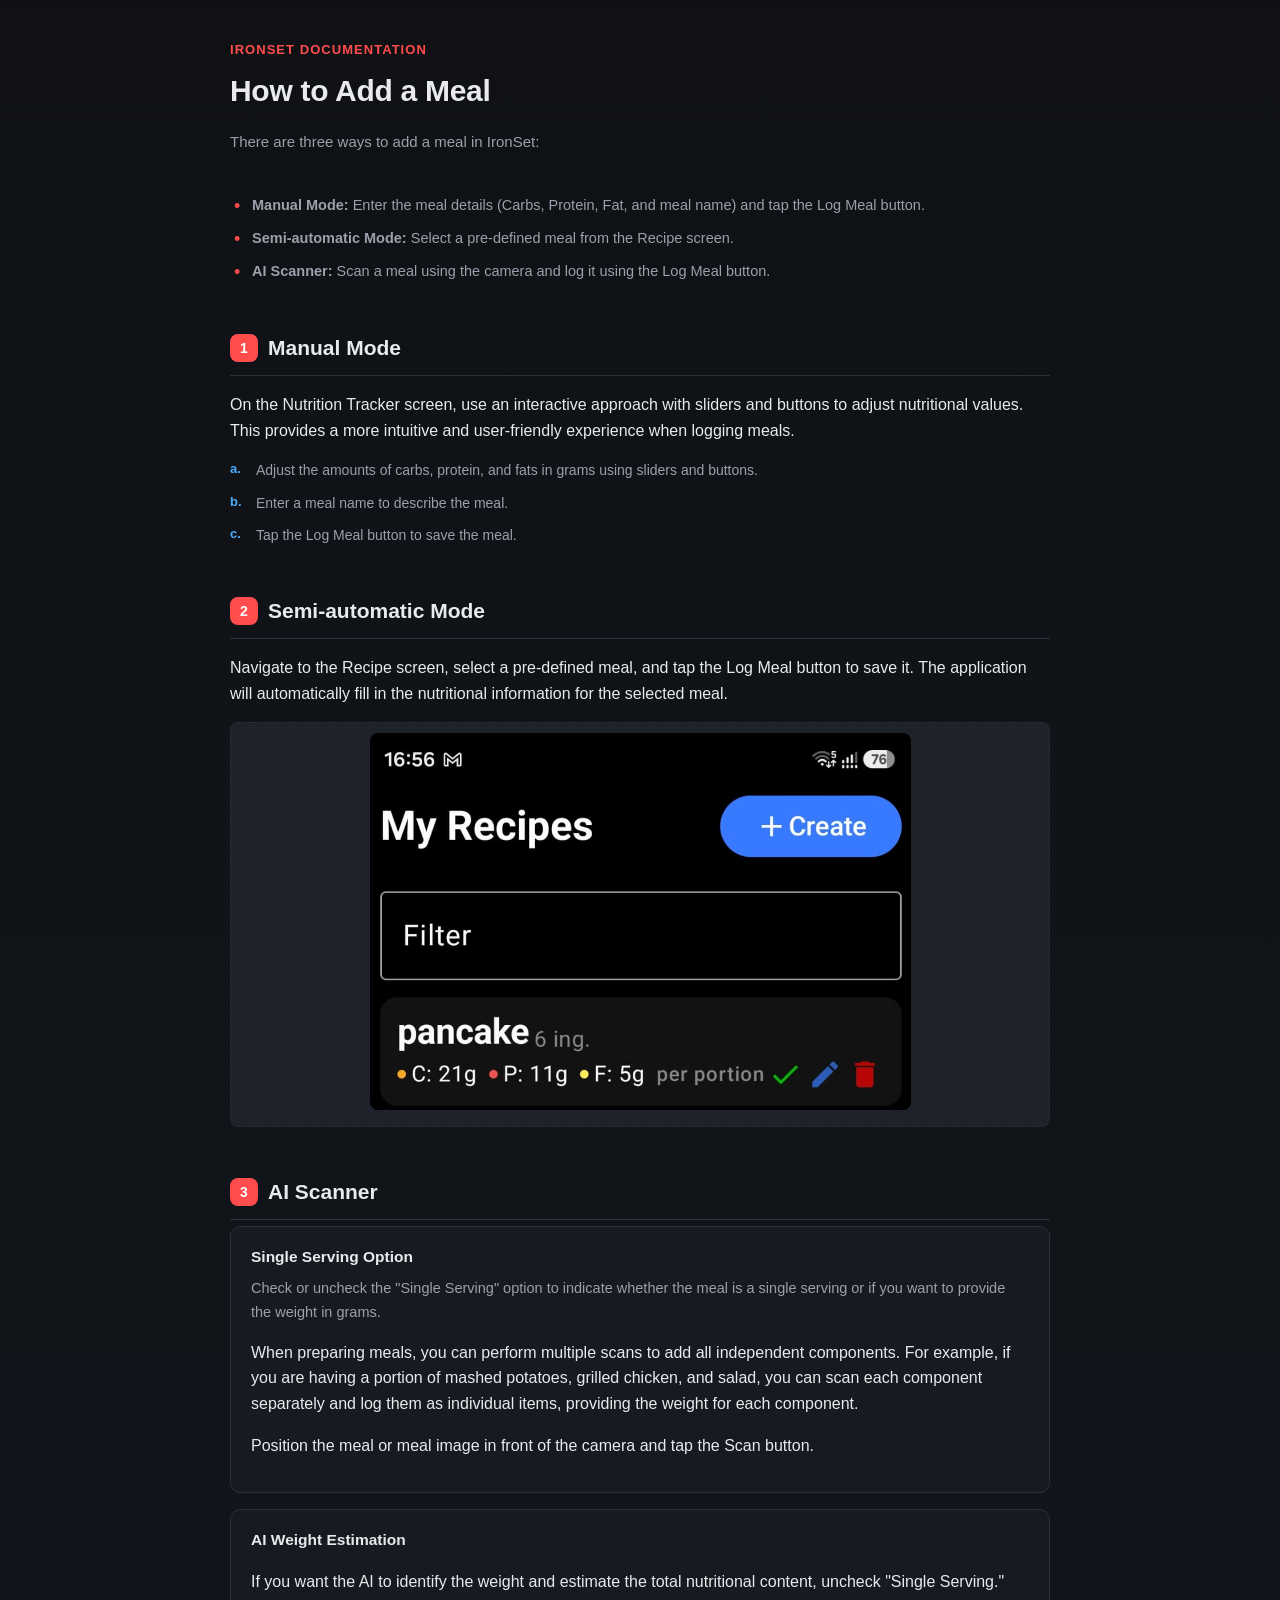
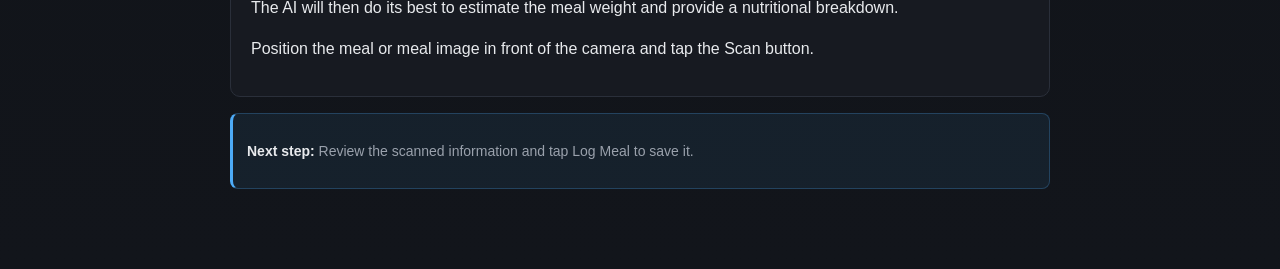
<file: how_to_add_meal.html>
<!doctype html>
<html lang="en">
    <head>
        <meta charset="UTF-8" />
        <meta name="viewport" content="width=device-width, initial-scale=1.0" />
        <title>3. Training & Workout Intelligence — IronSet Manual</title>
        <style>
            :root {
                --bg: #0f1115;
                --panel: #171a21;
                --panel-alt: #1e222b;
                --border: #2a2f3a;
                --text: #e8eaed;
                --text-dim: #9aa1ac;
                --accent: #ff4d4d;
                --accent-2: #ffcc00;
                --accent-3: #4dabf7;
                --green: #4caf50;
                --radius: 10px;
            }

            * {
                box-sizing: border-box;
            }

            body {
                margin: 0;
                background: linear-gradient(180deg, #0f1115 0%, #12151b 100%);
                color: var(--text);
                font-family:
                    -apple-system, BlinkMacSystemFont, 'Segoe UI', Roboto,
                    Helvetica, Arial, sans-serif;
                line-height: 1.6;
                padding: 40px 20px 80px;
            }

            .container {
                max-width: 820px;
                margin: 0 auto;
            }

            .eyebrow {
                color: var(--accent);
                font-weight: 700;
                letter-spacing: 0.08em;
                text-transform: uppercase;
                font-size: 13px;
                margin-bottom: 6px;
            }

            h1 {
                font-size: 30px;
                margin: 0 0 6px;
                letter-spacing: -0.01em;
            }

            .subtitle {
                color: var(--text-dim);
                font-size: 15px;
                margin-bottom: 40px;
            }

            h2 {
                font-size: 21px;
                margin: 48px 0 6px;
                padding-bottom: 10px;
                border-bottom: 1px solid var(--border);
                display: flex;
                align-items: center;
                gap: 10px;
            }

            h2 .num {
                display: inline-flex;
                align-items: center;
                justify-content: center;
                width: 28px;
                height: 28px;
                border-radius: 8px;
                background: var(--accent);
                color: #fff;
                font-size: 14px;
                font-weight: 700;
                flex-shrink: 0;
            }

            h3.sub {
                font-size: 18px;
                margin: 30px 0 8px;
                display: flex;
                align-items: center;
                gap: 10px;
            }

            h3.sub .num {
                display: inline-flex;
                align-items: center;
                justify-content: center;
                width: 26px;
                height: 26px;
                border-radius: 7px;
                background: var(--accent-3);
                color: #0f1115;
                font-size: 13px;
                font-weight: 700;
                flex-shrink: 0;
            }

            .section-desc {
                color: var(--text-dim);
                margin: 4px 0 18px;
                font-size: 15px;
            }

            .card {
                background: var(--panel);
                border: 1px solid var(--border);
                border-radius: var(--radius);
                padding: 18px 20px;
                margin-bottom: 16px;
            }

            .card h4 {
                margin: 0 0 8px;
                font-size: 15.5px;
                display: flex;
                align-items: center;
                gap: 8px;
                color: var(--text);
            }

            .card h4 .idx {
                display: inline-flex;
                align-items: center;
                justify-content: center;
                width: 22px;
                height: 22px;
                border-radius: 50%;
                background: var(--accent);
                color: #fff;
                font-size: 12px;
                font-weight: 700;
                flex-shrink: 0;
            }

            .card p.desc {
                color: var(--text-dim);
                font-size: 14.5px;
                margin: 0 0 10px;
            }

            ul {
                margin: 0;
                padding-left: 0;
                list-style: none;
            }

            ul.top-level > li {
                margin-bottom: 10px;
                padding-left: 22px;
                position: relative;
                font-size: 14.5px;
                color: var(--text-dim);
            }

            ul.top-level > li::before {
                content: '•';
                color: var(--accent);
                position: absolute;
                left: 4px;
                font-size: 18px;
                line-height: 1.4;
            }

            ul.nested {
                margin-top: 8px;
            }

            ul.nested > li {
                padding-left: 22px;
                position: relative;
                margin-bottom: 8px;
                color: var(--text-dim);
                font-size: 14px;
            }

            ul.nested > li::before {
                content: '○';
                color: var(--accent-3);
                position: absolute;
                left: 4px;
                font-size: 11px;
                top: 6px;
            }

            ol.lettered {
                margin: 8px 0 0;
                padding-left: 0;
                list-style: none;
            }

            ol.lettered > li {
                counter-increment: letter-count;
                padding-left: 26px;
                position: relative;
                margin-bottom: 10px;
                color: var(--text-dim);
                font-size: 14px;
            }

            ol.lettered {
                counter-reset: letter-count;
            }

            ol.lettered > li::before {
                content: counter(letter-count, lower-alpha) '.';
                color: var(--accent-3);
                font-weight: 700;
                position: absolute;
                left: 0;
                font-size: 13px;
            }

            .label-strong {
                color: var(--text);
                font-weight: 600;
            }

            .pill {
                display: inline-block;
                font-size: 11px;
                font-weight: 700;
                padding: 2px 9px;
                border-radius: 999px;
                text-transform: uppercase;
                letter-spacing: 0.03em;
                margin-left: 6px;
                vertical-align: middle;
            }

            .pill-green {
                background: rgba(76, 175, 80, 0.15);
                color: var(--green);
                border: 1px solid rgba(76, 175, 80, 0.35);
            }
            .pill-warmup {
                background: rgba(255, 204, 0, 0.15);
                color: var(--accent-2);
                border: 1px solid rgba(255, 204, 0, 0.35);
            }
            .pill-working {
                background: rgba(255, 77, 77, 0.15);
                color: var(--accent);
                border: 1px solid rgba(255, 77, 77, 0.35);
            }
            .pill-pilot {
                background: rgba(77, 171, 247, 0.15);
                color: var(--accent-3);
                border: 1px solid rgba(77, 171, 247, 0.35);
            }

            .grid {
                display: grid;
                grid-template-columns: 1fr 1fr;
                gap: 12px;
                margin-top: 10px;
            }

            .grid.three {
                grid-template-columns: 1fr 1fr 1fr;
            }

            @media (max-width: 600px) {
                .grid,
                .grid.three {
                    grid-template-columns: 1fr;
                }
            }

            .metric-box {
                background: var(--panel-alt);
                border: 1px solid var(--border);
                border-radius: 8px;
                padding: 12px 14px;
            }

            .metric-box .metric-name {
                font-weight: 600;
                font-size: 14px;
                margin-bottom: 4px;
                color: var(--text);
            }

            .metric-box .metric-desc {
                font-size: 13.5px;
                color: var(--text-dim);
            }

            .callout {
                display: flex;
                gap: 10px;
                align-items: flex-start;
                background: rgba(77, 171, 247, 0.08);
                border: 1px solid rgba(77, 171, 247, 0.25);
                border-left: 3px solid var(--accent-3);
                border-radius: 8px;
                padding: 12px 14px;
                font-size: 14px;
                color: var(--text-dim);
                margin-top: 14px;
            }

            .callout.warn {
                background: rgba(255, 204, 0, 0.08);
                border-color: rgba(255, 204, 0, 0.3);
                border-left-color: var(--accent-2);
            }

            .callout .icon {
                font-size: 16px;
                flex-shrink: 0;
            }

            .callout strong {
                color: var(--text);
            }

            .summary-box {
                background: var(--panel-alt);
                border: 1px dashed var(--border);
                border-radius: var(--radius);
                padding: 18px 20px;
                margin: 24px 0;
            }

            .summary-box .tag {
                font-size: 11px;
                font-weight: 700;
                text-transform: uppercase;
                letter-spacing: 0.06em;
                color: var(--accent-3);
                margin-bottom: 8px;
                display: block;
            }

            .summary-box p {
                margin: 0 0 6px;
                color: var(--text-dim);
                font-size: 14.5px;
            }

            .summary-box ol {
                margin: 8px 0 0;
                padding-left: 20px;
                color: var(--text-dim);
                font-size: 14.5px;
            }

            .summary-box ol li {
                margin-bottom: 4px;
            }

            .screen-placeholder {
                border: 1px dashed var(--border);
                border-radius: 8px;
                padding: 10px 14px;
                font-size: 12.5px;
                color: var(--text-dim);
                text-align: center;
                margin: 14px 0;
                background: var(--panel-alt);
            }

            .toc {
                background: var(--panel);
                border: 1px solid var(--border);
                border-radius: var(--radius);
                padding: 16px 22px;
                margin-bottom: 12px;
            }

            .toc .tag {
                font-size: 11px;
                font-weight: 700;
                text-transform: uppercase;
                letter-spacing: 0.06em;
                color: var(--text-dim);
                margin-bottom: 8px;
                display: block;
            }

            .toc a {
                color: var(--text);
                text-decoration: none;
                font-size: 14.5px;
            }

            .toc a:hover {
                color: var(--accent-3);
            }

            .toc ol {
                margin: 0;
                padding-left: 18px;
                color: var(--text-dim);
            }

            .toc li {
                margin-bottom: 4px;
            }
        </style>
    </head>
    <body>
        <div class="container">
            <div class="eyebrow">IronSet Documentation</div>
            <h1>How to Add a Meal</h1>
            <p class="subtitle">
                There are three ways to add a meal in IronSet:
            </p>
            <ul class="top-level">
                <li>
                    <strong>Manual Mode:</strong> Enter the meal details (Carbs,
                    Protein, Fat, and meal name) and tap the Log Meal button.
                </li>
                <li>
                    <strong>Semi-automatic Mode:</strong> Select a pre-defined
                    meal from the Recipe screen.
                </li>
                <li>
                    <strong>AI Scanner:</strong> Scan a meal using the camera
                    and log it using the Log Meal button.
                </li>
            </ul>
            <h2><span class="num">1</span> Manual Mode</h2>
            <div class="container">
                <p>
                    On the Nutrition Tracker screen, use an interactive approach
                    with sliders and buttons to adjust nutritional values. This
                    provides a more intuitive and user-friendly experience when
                    logging meals.
                </p>
                <ol class="lettered">
                    <li>
                        Adjust the amounts of carbs, protein, and fats in grams
                        using sliders and buttons.
                    </li>
                    <li>Enter a meal name to describe the meal.</li>
                    <li>Tap the Log Meal button to save the meal.</li>
                </ol>
            </div>

            <h2><span class="num">2</span> Semi-automatic Mode</h2>
            <div class="container">
                <p>
                    Navigate to the Recipe screen, select a pre-defined meal,
                    and tap the Log Meal button to save it. The application will
                    automatically fill in the nutritional information for the
                    selected meal.
                </p>
                <div class="screen-placeholder">
                    <img
                        src="images/recipe_how_to.png"
                        alt="How to add a meal from the Recipe screen"
                        style="max-width: 100%; border-radius: 8px"
                    />
                </div>
            </div>

            <h2><span class="num">3</span> AI Scanner</h2>
            <div class="container">
                <div class="card">
                    <h4>Single Serving Option</h4>
                    <p class="desc">
                        Check or uncheck the "Single Serving" option to indicate
                        whether the meal is a single serving or if you want to
                        provide the weight in grams.
                    </p>
                    <p>
                        When preparing meals, you can perform multiple scans to
                        add all independent components. For example, if you are
                        having a portion of mashed potatoes, grilled chicken,
                        and salad, you can scan each component separately and
                        log them as individual items, providing the weight for
                        each component.
                    </p>
                    <p>
                        Position the meal or meal image in front of the camera
                        and tap the Scan button.
                    </p>
                </div>

                <div class="card">
                    <h4>AI Weight Estimation</h4>
                    <p>
                        If you want the AI to identify the weight and estimate
                        the total nutritional content, uncheck "Single Serving."
                        The AI will then do its best to estimate the meal weight
                        and provide a nutritional breakdown.
                    </p>
                    <p>
                        Position the meal or meal image in front of the camera
                        and tap the Scan button.
                    </p>
                </div>

                <div class="callout">
                    <p>
                        <strong>Next step:</strong> Review the scanned
                        information and tap Log Meal to save it.
                    </p>
                </div>
            </div>
        </div>
    </body>
</html>
</file>
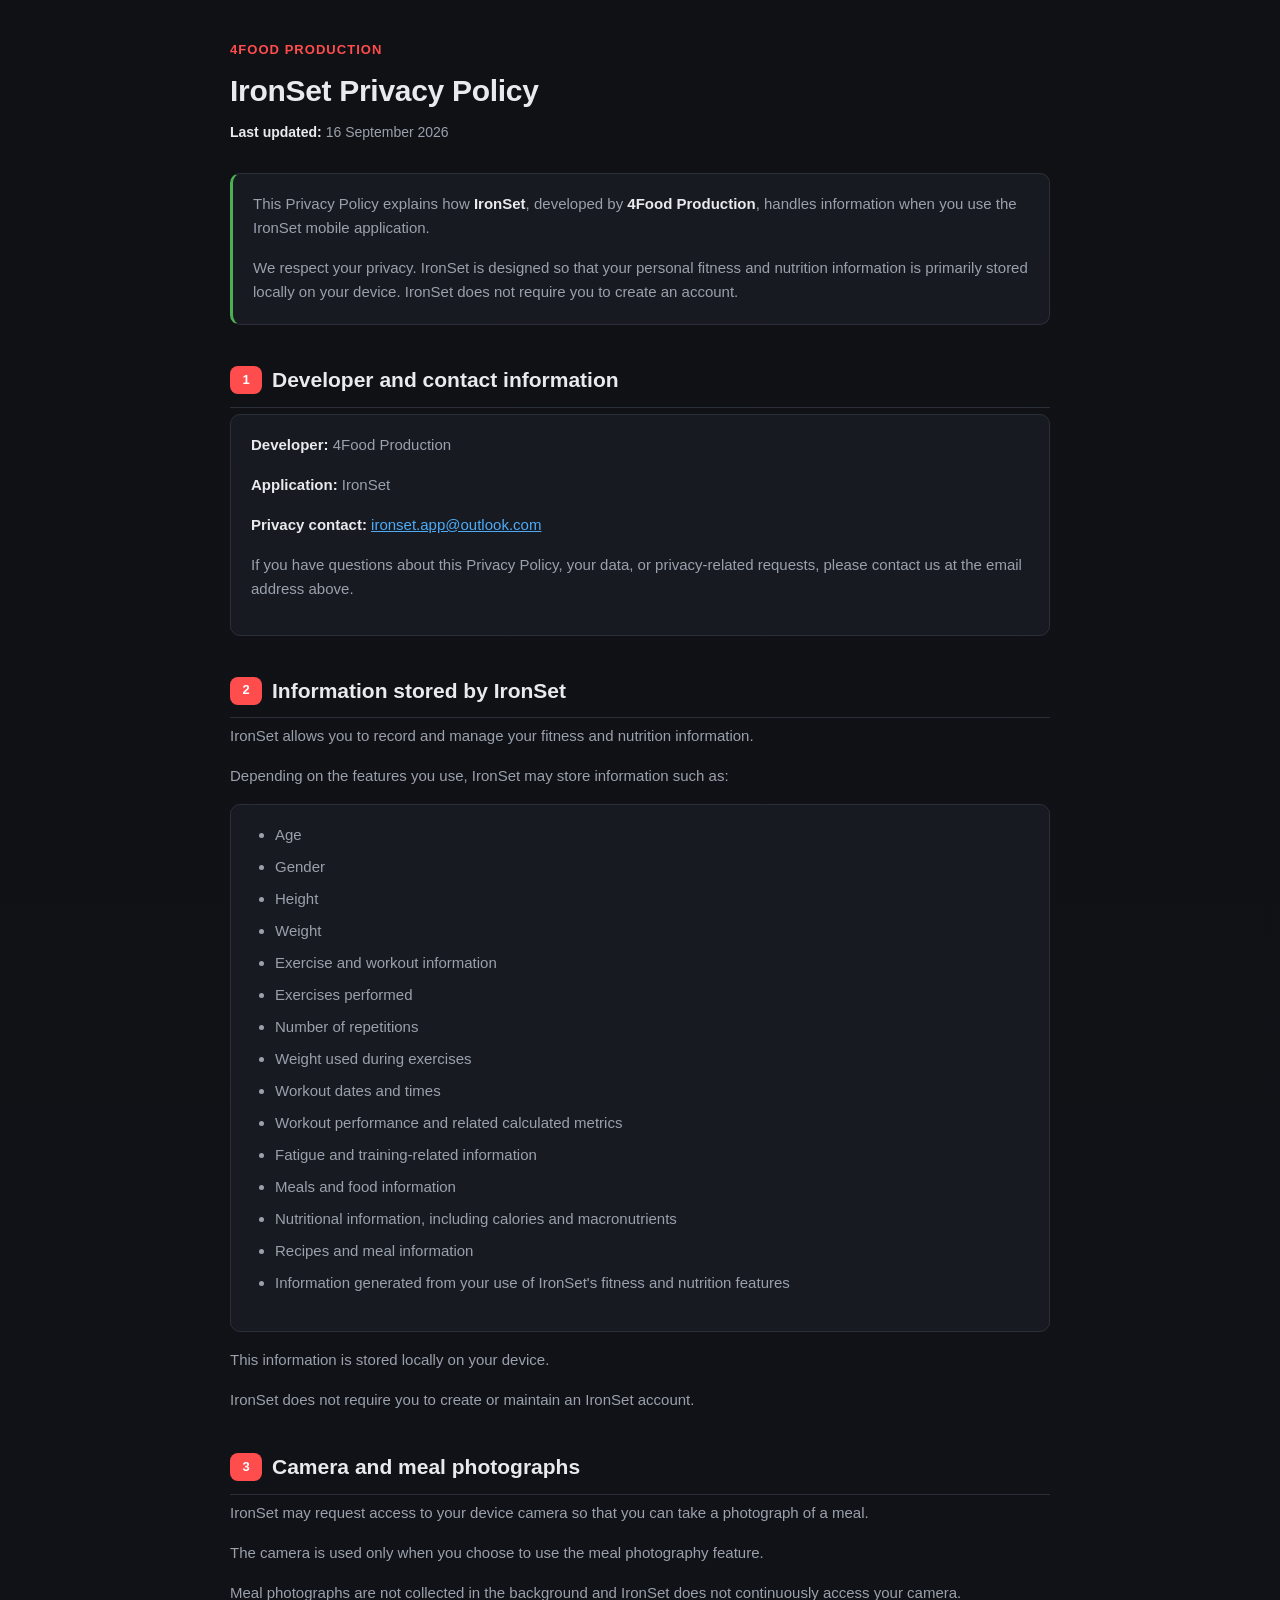
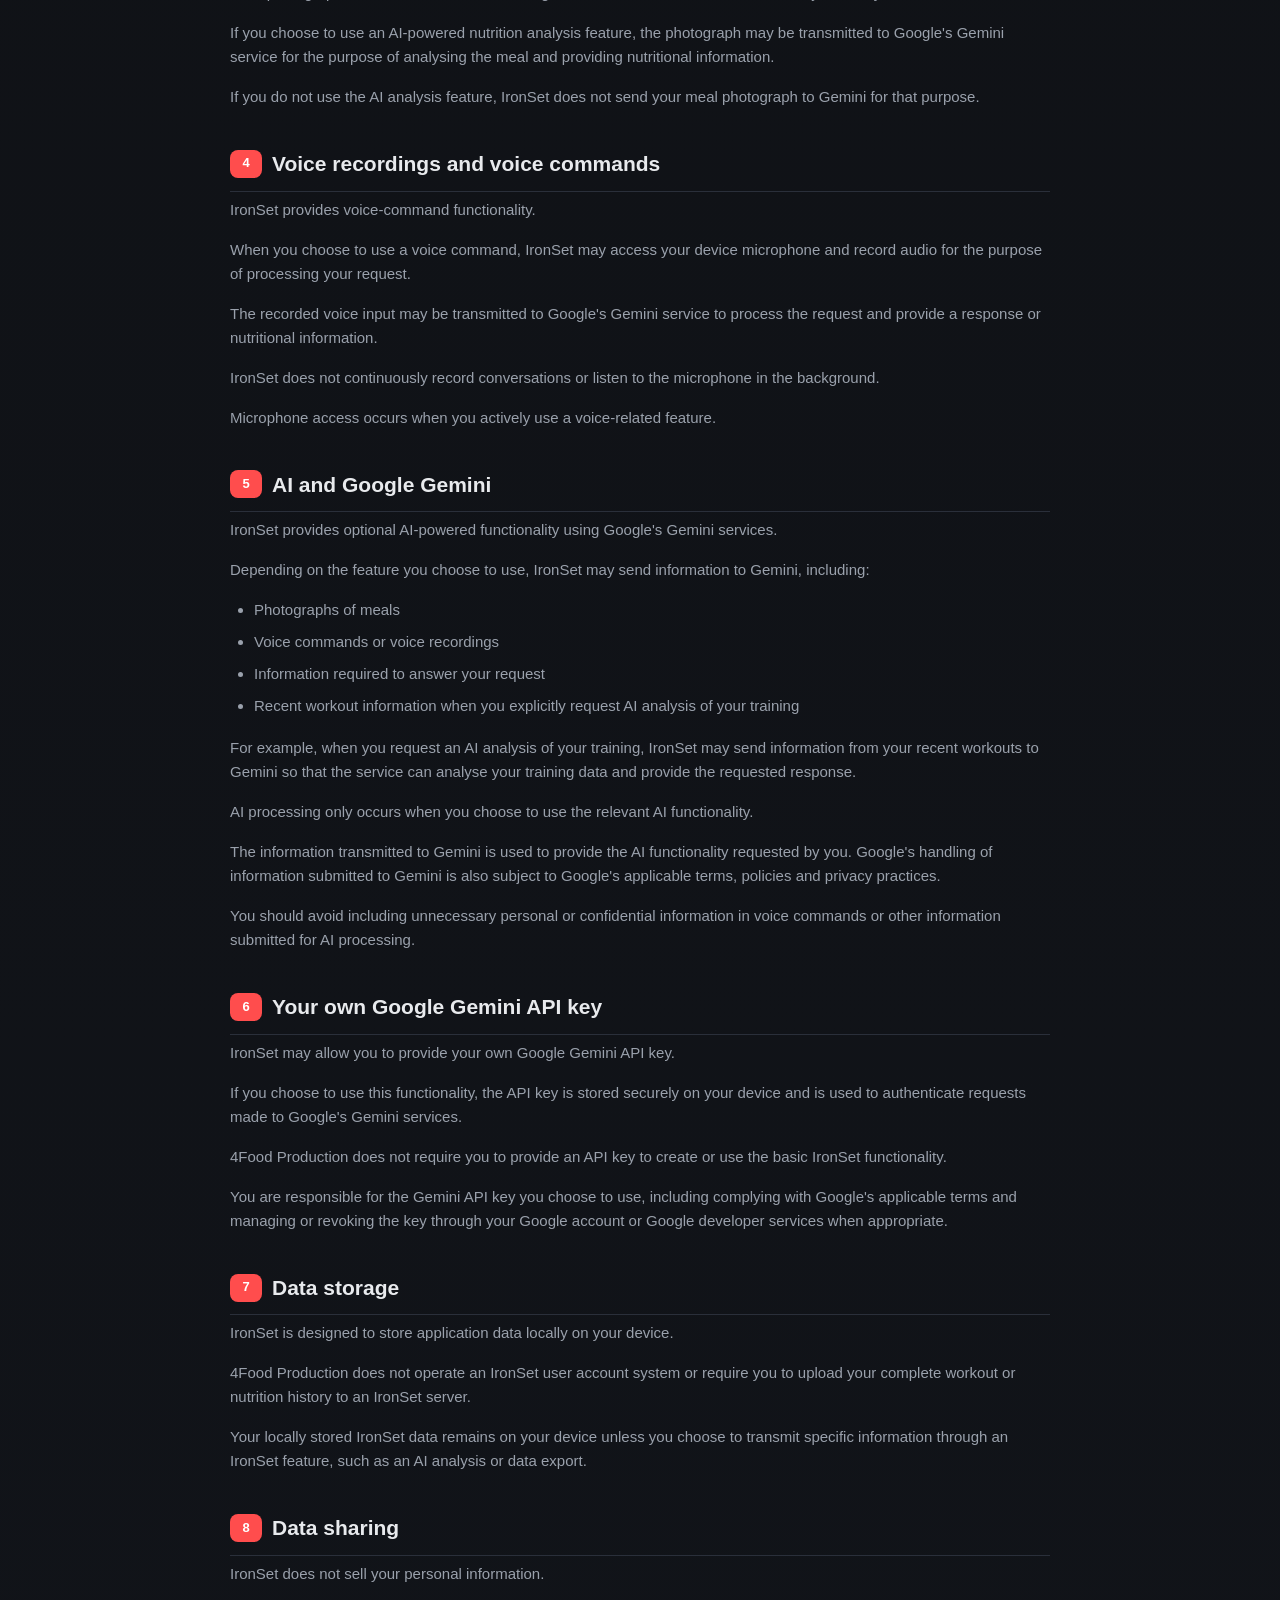
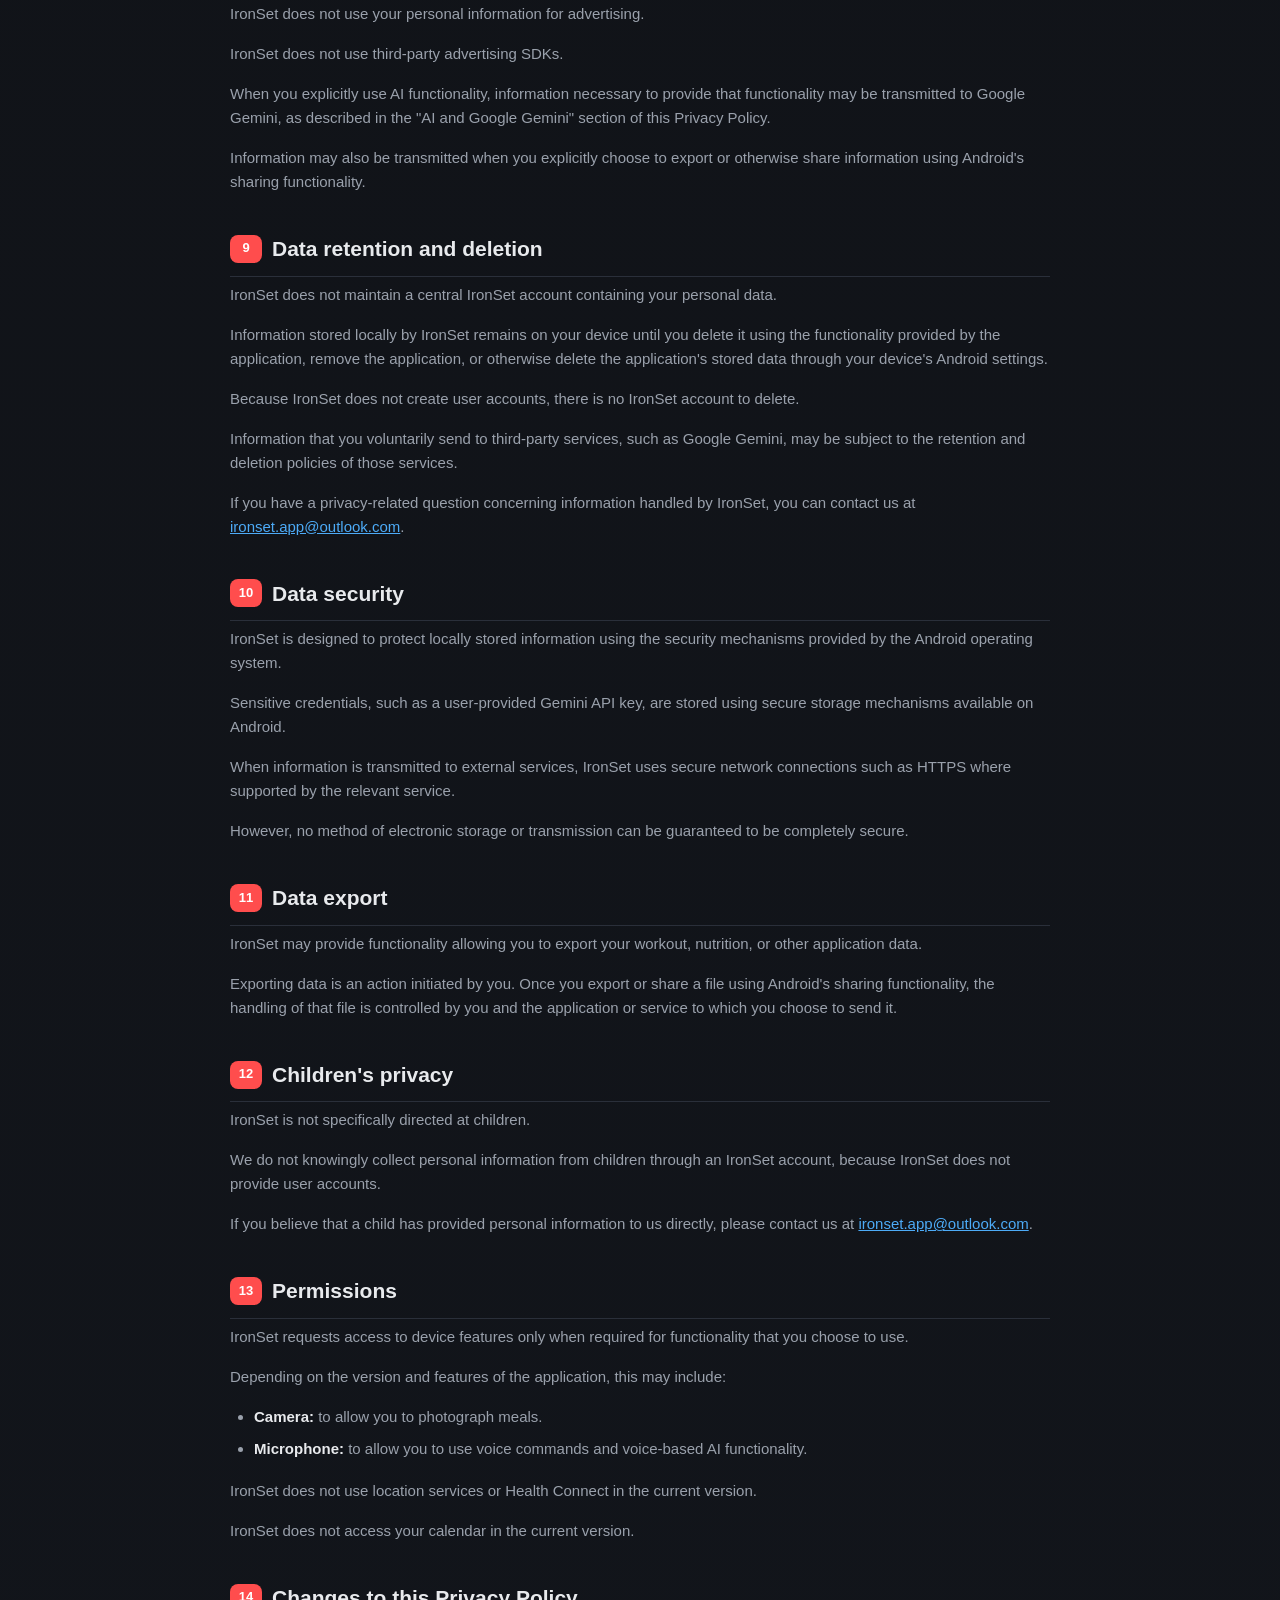
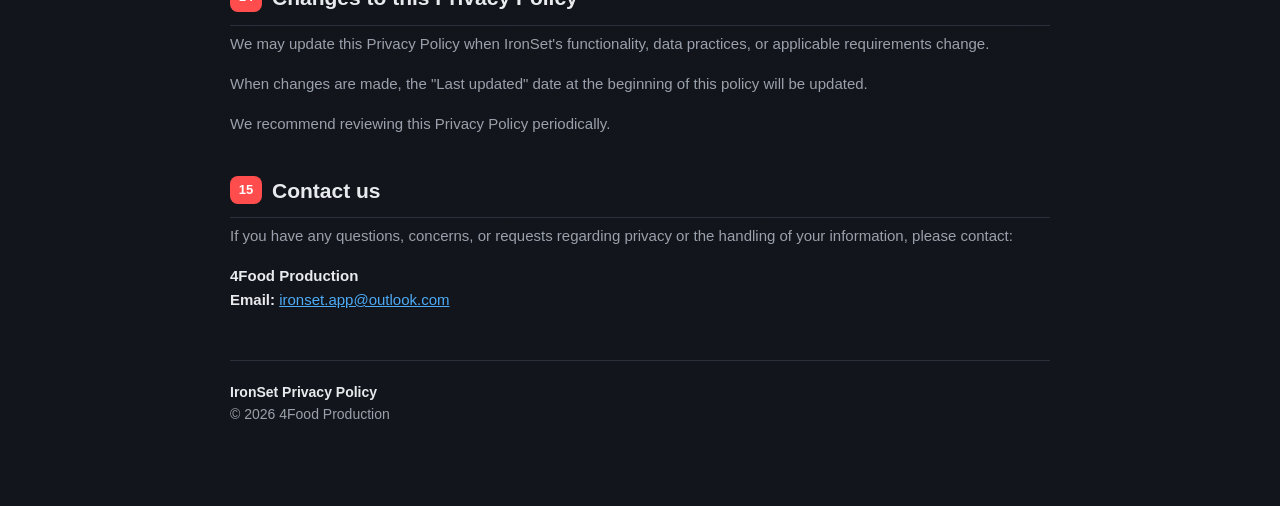
<file: privacyPolicy.html>
<!doctype html>
<html lang="en">
    <head>
        <meta charset="UTF-8" />
        <meta name="viewport" content="width=device-width, initial-scale=1.0" />
        <meta
            name="description"
            content="IronSet Privacy Policy from 4Food Production."
        />
        <title>IronSet Privacy Policy</title>
        <link rel="stylesheet" href="styles.css" />
        <style>
            main p,
            main li {
                color: var(--text-dim);
                font-size: 15px;
            }

            main p {
                margin: 0 0 16px;
            }

            main strong,
            main h2 {
                color: var(--text);
            }

            main a {
                color: var(--accent-3);
            }

            main ul {
                list-style: disc;
                padding-left: 24px;
                margin: 0 0 18px;
            }

            main li {
                margin-bottom: 8px;
            }

            .policy-meta {
                color: var(--text-dim);
                font-size: 14px;
                margin: 0 0 30px;
            }

            .policy-intro {
                background: var(--panel);
                border: 1px solid var(--border);
                border-left: 3px solid var(--green);
                border-radius: var(--radius);
                padding: 18px 20px 4px;
                margin-bottom: 30px;
            }

            .policy-section {
                margin-top: 38px;
            }

            .policy-section h2 {
                margin-top: 0;
            }

            .policy-footer {
                border-top: 1px solid var(--border);
                color: var(--text-dim);
                margin-top: 48px;
                padding-top: 20px;
                font-size: 14px;
            }

            @media (max-width: 600px) {
                body {
                    padding: 28px 16px 60px;
                }

                h1 {
                    font-size: 27px;
                }
            }
        </style>
    </head>
    <body>
        <main class="container">
            <header>
                <div class="eyebrow">4Food Production</div>
                <h1>IronSet Privacy Policy</h1>
                <p class="policy-meta">
                    <strong>Last updated:</strong> 16 September 2026
                </p>
            </header>

            <section class="policy-intro" aria-label="Policy introduction">
                <p>
                    This Privacy Policy explains how <strong>IronSet</strong>,
                    developed by <strong>4Food Production</strong>, handles
                    information when you use the IronSet mobile application.
                </p>
                <p>
                    We respect your privacy. IronSet is designed so that your
                    personal fitness and nutrition information is primarily
                    stored locally on your device. IronSet does not require you
                    to create an account.
                </p>
            </section>

            <section class="policy-section">
                <h2>
                    <span class="num">1</span>Developer and contact information
                </h2>
                <div class="card">
                    <p><strong>Developer:</strong> 4Food Production</p>
                    <p><strong>Application:</strong> IronSet</p>
                    <p>
                        <strong>Privacy contact:</strong>
                        <a href="mailto:ironset.app@outlook.com"
                            >ironset.app@outlook.com</a
                        >
                    </p>
                    <p>
                        If you have questions about this Privacy Policy, your
                        data, or privacy-related requests, please contact us at
                        the email address above.
                    </p>
                </div>
            </section>

            <section class="policy-section">
                <h2><span class="num">2</span>Information stored by IronSet</h2>
                <p>
                    IronSet allows you to record and manage your fitness and
                    nutrition information.
                </p>
                <p>
                    Depending on the features you use, IronSet may store
                    information such as:
                </p>
                <div class="card">
                    <ul>
                        <li>Age</li>
                        <li>Gender</li>
                        <li>Height</li>
                        <li>Weight</li>
                        <li>Exercise and workout information</li>
                        <li>Exercises performed</li>
                        <li>Number of repetitions</li>
                        <li>Weight used during exercises</li>
                        <li>Workout dates and times</li>
                        <li>
                            Workout performance and related calculated metrics
                        </li>
                        <li>Fatigue and training-related information</li>
                        <li>Meals and food information</li>
                        <li>
                            Nutritional information, including calories and
                            macronutrients
                        </li>
                        <li>Recipes and meal information</li>
                        <li>
                            Information generated from your use of IronSet's
                            fitness and nutrition features
                        </li>
                    </ul>
                </div>
                <p>This information is stored locally on your device.</p>
                <p>
                    IronSet does not require you to create or maintain an
                    IronSet account.
                </p>
            </section>

            <section class="policy-section">
                <h2><span class="num">3</span>Camera and meal photographs</h2>
                <p>
                    IronSet may request access to your device camera so that you
                    can take a photograph of a meal.
                </p>
                <p>
                    The camera is used only when you choose to use the meal
                    photography feature.
                </p>
                <p>
                    Meal photographs are not collected in the background and
                    IronSet does not continuously access your camera.
                </p>
                <p>
                    If you choose to use an AI-powered nutrition analysis
                    feature, the photograph may be transmitted to Google's
                    Gemini service for the purpose of analysing the meal and
                    providing nutritional information.
                </p>
                <p>
                    If you do not use the AI analysis feature, IronSet does not
                    send your meal photograph to Gemini for that purpose.
                </p>
            </section>

            <section class="policy-section">
                <h2>
                    <span class="num">4</span>Voice recordings and voice
                    commands
                </h2>
                <p>IronSet provides voice-command functionality.</p>
                <p>
                    When you choose to use a voice command, IronSet may access
                    your device microphone and record audio for the purpose of
                    processing your request.
                </p>
                <p>
                    The recorded voice input may be transmitted to Google's
                    Gemini service to process the request and provide a response
                    or nutritional information.
                </p>
                <p>
                    IronSet does not continuously record conversations or listen
                    to the microphone in the background.
                </p>
                <p>
                    Microphone access occurs when you actively use a
                    voice-related feature.
                </p>
            </section>

            <section class="policy-section">
                <h2><span class="num">5</span>AI and Google Gemini</h2>
                <p>
                    IronSet provides optional AI-powered functionality using
                    Google's Gemini services.
                </p>
                <p>
                    Depending on the feature you choose to use, IronSet may send
                    information to Gemini, including:
                </p>
                <ul>
                    <li>Photographs of meals</li>
                    <li>Voice commands or voice recordings</li>
                    <li>Information required to answer your request</li>
                    <li>
                        Recent workout information when you explicitly request
                        AI analysis of your training
                    </li>
                </ul>
                <p>
                    For example, when you request an AI analysis of your
                    training, IronSet may send information from your recent
                    workouts to Gemini so that the service can analyse your
                    training data and provide the requested response.
                </p>
                <p>
                    AI processing only occurs when you choose to use the
                    relevant AI functionality.
                </p>
                <p>
                    The information transmitted to Gemini is used to provide the
                    AI functionality requested by you. Google's handling of
                    information submitted to Gemini is also subject to Google's
                    applicable terms, policies and privacy practices.
                </p>
                <p>
                    You should avoid including unnecessary personal or
                    confidential information in voice commands or other
                    information submitted for AI processing.
                </p>
            </section>

            <section class="policy-section">
                <h2>
                    <span class="num">6</span>Your own Google Gemini API key
                </h2>
                <p>
                    IronSet may allow you to provide your own Google Gemini API
                    key.
                </p>
                <p>
                    If you choose to use this functionality, the API key is
                    stored securely on your device and is used to authenticate
                    requests made to Google's Gemini services.
                </p>
                <p>
                    4Food Production does not require you to provide an API key
                    to create or use the basic IronSet functionality.
                </p>
                <p>
                    You are responsible for the Gemini API key you choose to
                    use, including complying with Google's applicable terms and
                    managing or revoking the key through your Google account or
                    Google developer services when appropriate.
                </p>
            </section>

            <section class="policy-section">
                <h2><span class="num">7</span>Data storage</h2>
                <p>
                    IronSet is designed to store application data locally on
                    your device.
                </p>
                <p>
                    4Food Production does not operate an IronSet user account
                    system or require you to upload your complete workout or
                    nutrition history to an IronSet server.
                </p>
                <p>
                    Your locally stored IronSet data remains on your device
                    unless you choose to transmit specific information through
                    an IronSet feature, such as an AI analysis or data export.
                </p>
            </section>

            <section class="policy-section">
                <h2><span class="num">8</span>Data sharing</h2>
                <p>IronSet does not sell your personal information.</p>
                <p>
                    IronSet does not use your personal information for
                    advertising.
                </p>
                <p>IronSet does not use third-party advertising SDKs.</p>
                <p>
                    When you explicitly use AI functionality, information
                    necessary to provide that functionality may be transmitted
                    to Google Gemini, as described in the "AI and Google Gemini"
                    section of this Privacy Policy.
                </p>
                <p>
                    Information may also be transmitted when you explicitly
                    choose to export or otherwise share information using
                    Android's sharing functionality.
                </p>
            </section>

            <section class="policy-section">
                <h2><span class="num">9</span>Data retention and deletion</h2>
                <p>
                    IronSet does not maintain a central IronSet account
                    containing your personal data.
                </p>
                <p>
                    Information stored locally by IronSet remains on your device
                    until you delete it using the functionality provided by the
                    application, remove the application, or otherwise delete the
                    application's stored data through your device's Android
                    settings.
                </p>
                <p>
                    Because IronSet does not create user accounts, there is no
                    IronSet account to delete.
                </p>
                <p>
                    Information that you voluntarily send to third-party
                    services, such as Google Gemini, may be subject to the
                    retention and deletion policies of those services.
                </p>
                <p>
                    If you have a privacy-related question concerning
                    information handled by IronSet, you can contact us at
                    <a href="mailto:ironset.app@outlook.com"
                        >ironset.app@outlook.com</a
                    >.
                </p>
            </section>

            <section class="policy-section">
                <h2><span class="num">10</span>Data security</h2>
                <p>
                    IronSet is designed to protect locally stored information
                    using the security mechanisms provided by the Android
                    operating system.
                </p>
                <p>
                    Sensitive credentials, such as a user-provided Gemini API
                    key, are stored using secure storage mechanisms available on
                    Android.
                </p>
                <p>
                    When information is transmitted to external services,
                    IronSet uses secure network connections such as HTTPS where
                    supported by the relevant service.
                </p>
                <p>
                    However, no method of electronic storage or transmission can
                    be guaranteed to be completely secure.
                </p>
            </section>

            <section class="policy-section">
                <h2><span class="num">11</span>Data export</h2>
                <p>
                    IronSet may provide functionality allowing you to export
                    your workout, nutrition, or other application data.
                </p>
                <p>
                    Exporting data is an action initiated by you. Once you
                    export or share a file using Android's sharing
                    functionality, the handling of that file is controlled by
                    you and the application or service to which you choose to
                    send it.
                </p>
            </section>

            <section class="policy-section">
                <h2><span class="num">12</span>Children's privacy</h2>
                <p>IronSet is not specifically directed at children.</p>
                <p>
                    We do not knowingly collect personal information from
                    children through an IronSet account, because IronSet does
                    not provide user accounts.
                </p>
                <p>
                    If you believe that a child has provided personal
                    information to us directly, please contact us at
                    <a href="mailto:ironset.app@outlook.com"
                        >ironset.app@outlook.com</a
                    >.
                </p>
            </section>

            <section class="policy-section">
                <h2><span class="num">13</span>Permissions</h2>
                <p>
                    IronSet requests access to device features only when
                    required for functionality that you choose to use.
                </p>
                <p>
                    Depending on the version and features of the application,
                    this may include:
                </p>
                <ul>
                    <li>
                        <strong>Camera:</strong> to allow you to photograph
                        meals.
                    </li>
                    <li>
                        <strong>Microphone:</strong> to allow you to use voice
                        commands and voice-based AI functionality.
                    </li>
                </ul>
                <p>
                    IronSet does not use location services or Health Connect in
                    the current version.
                </p>
                <p>
                    IronSet does not access your calendar in the current
                    version.
                </p>
            </section>

            <section class="policy-section">
                <h2>
                    <span class="num">14</span>Changes to this Privacy Policy
                </h2>
                <p>
                    We may update this Privacy Policy when IronSet's
                    functionality, data practices, or applicable requirements
                    change.
                </p>
                <p>
                    When changes are made, the "Last updated" date at the
                    beginning of this policy will be updated.
                </p>
                <p>We recommend reviewing this Privacy Policy periodically.</p>
            </section>

            <section class="policy-section">
                <h2><span class="num">15</span>Contact us</h2>
                <p>
                    If you have any questions, concerns, or requests regarding
                    privacy or the handling of your information, please contact:
                </p>
                <p>
                    <strong>4Food Production</strong><br />
                    <strong>Email:</strong>
                    <a href="mailto:ironset.app@outlook.com"
                        >ironset.app@outlook.com</a
                    >
                </p>
            </section>

            <footer class="policy-footer">
                <strong>IronSet Privacy Policy</strong><br />
                &copy; 2026 4Food Production
            </footer>
        </main>
    </body>
</html>
</file>
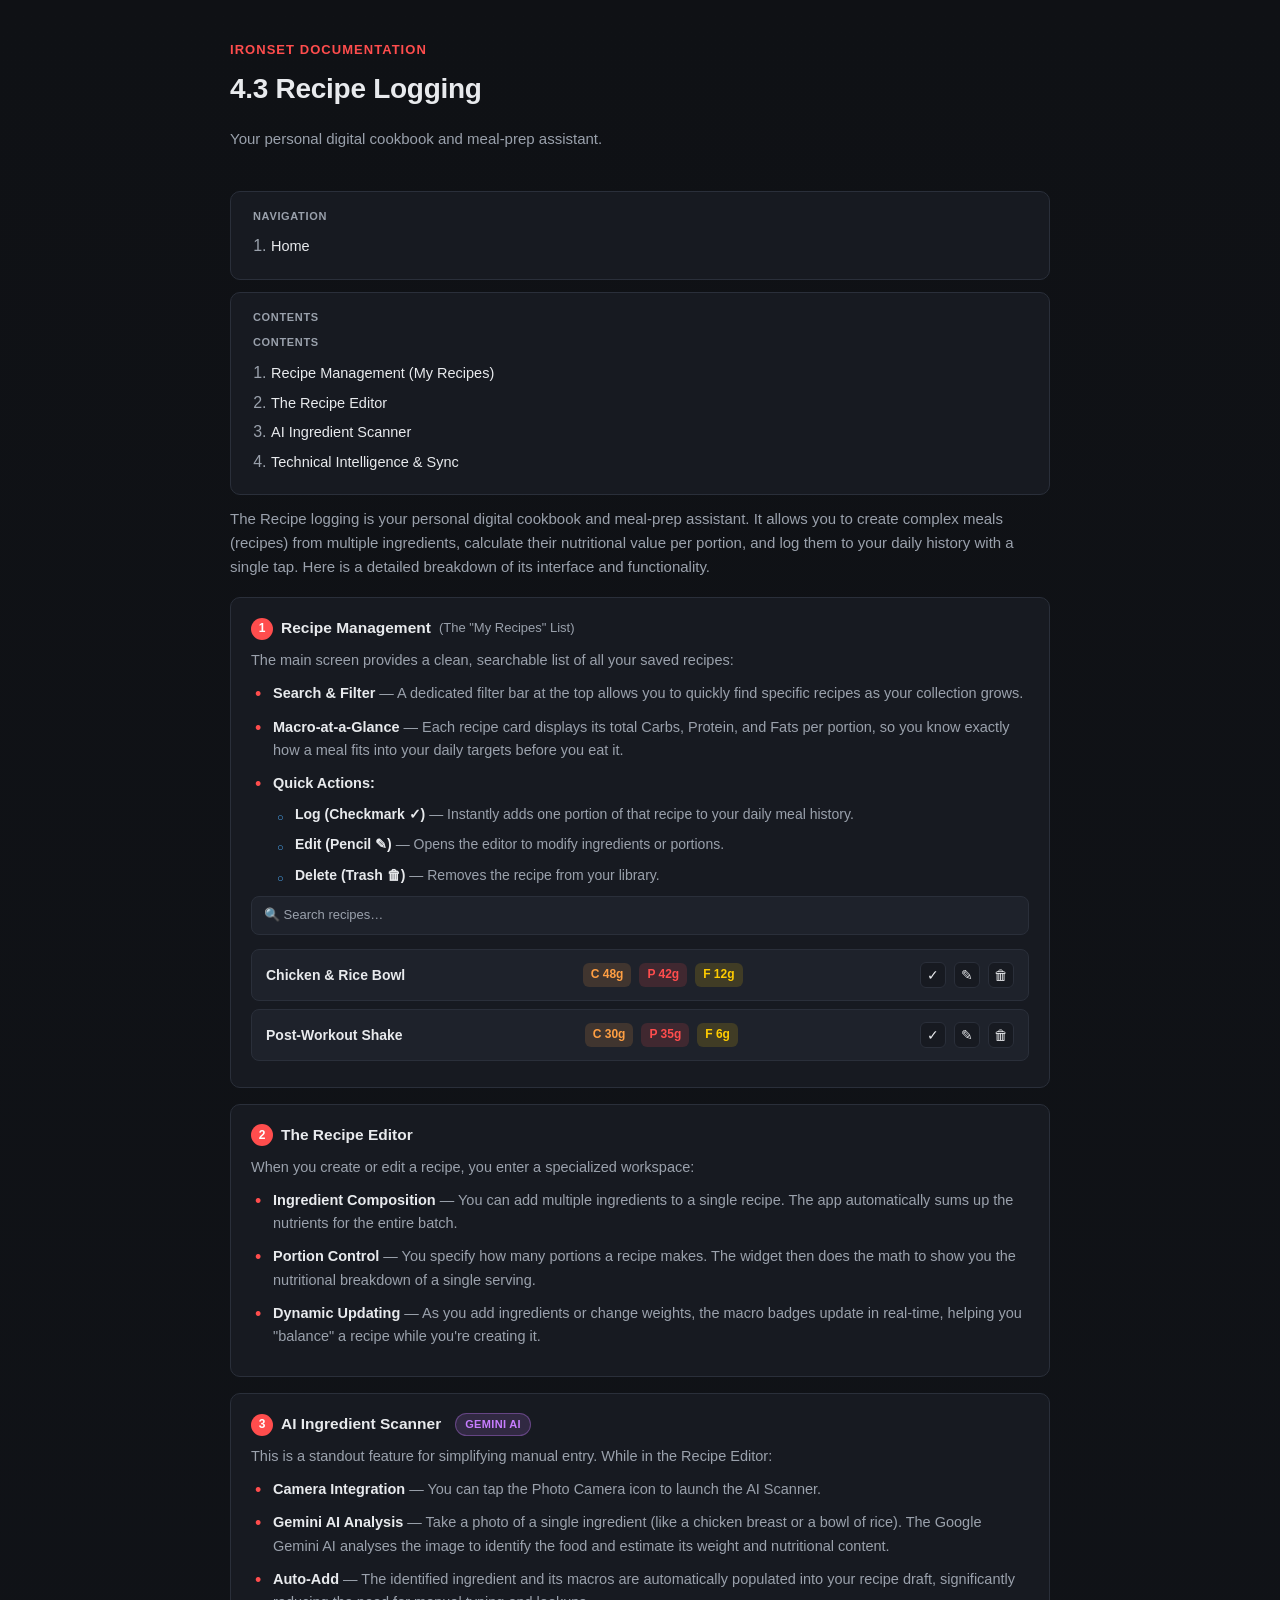
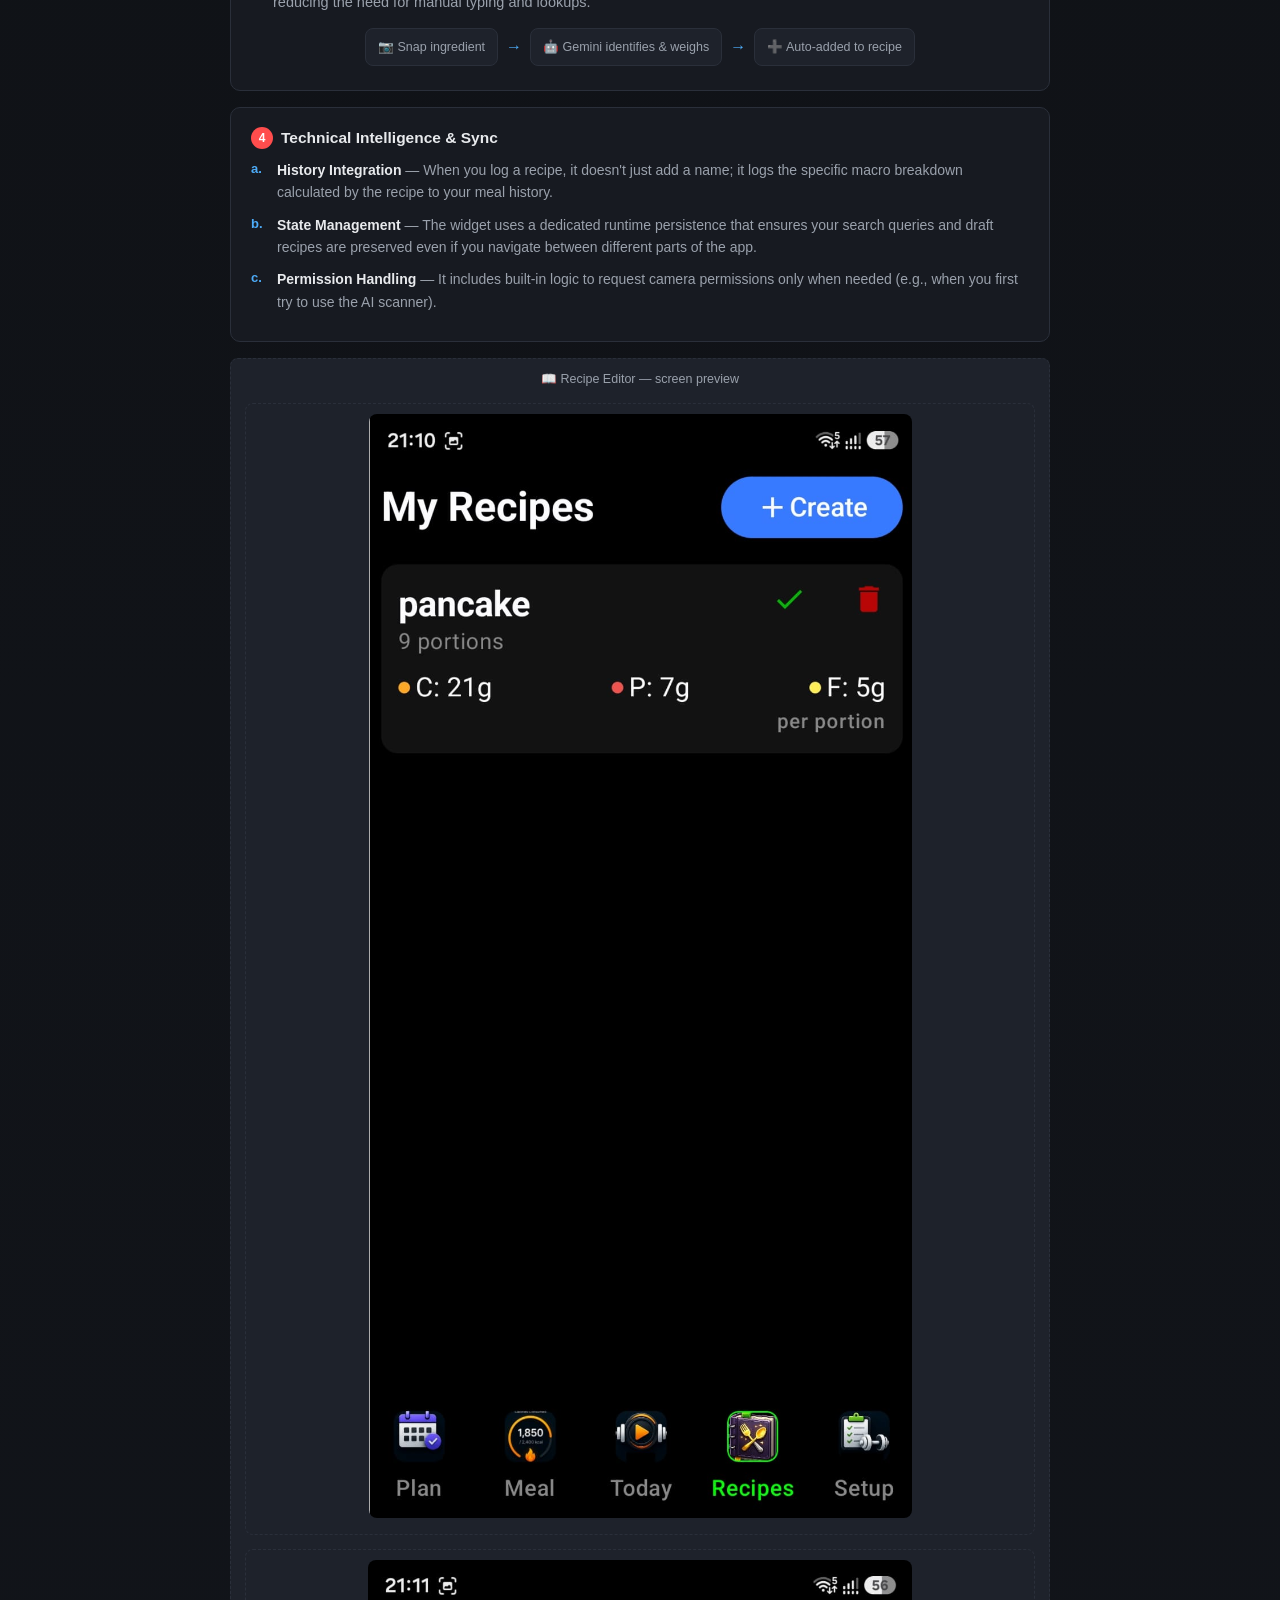
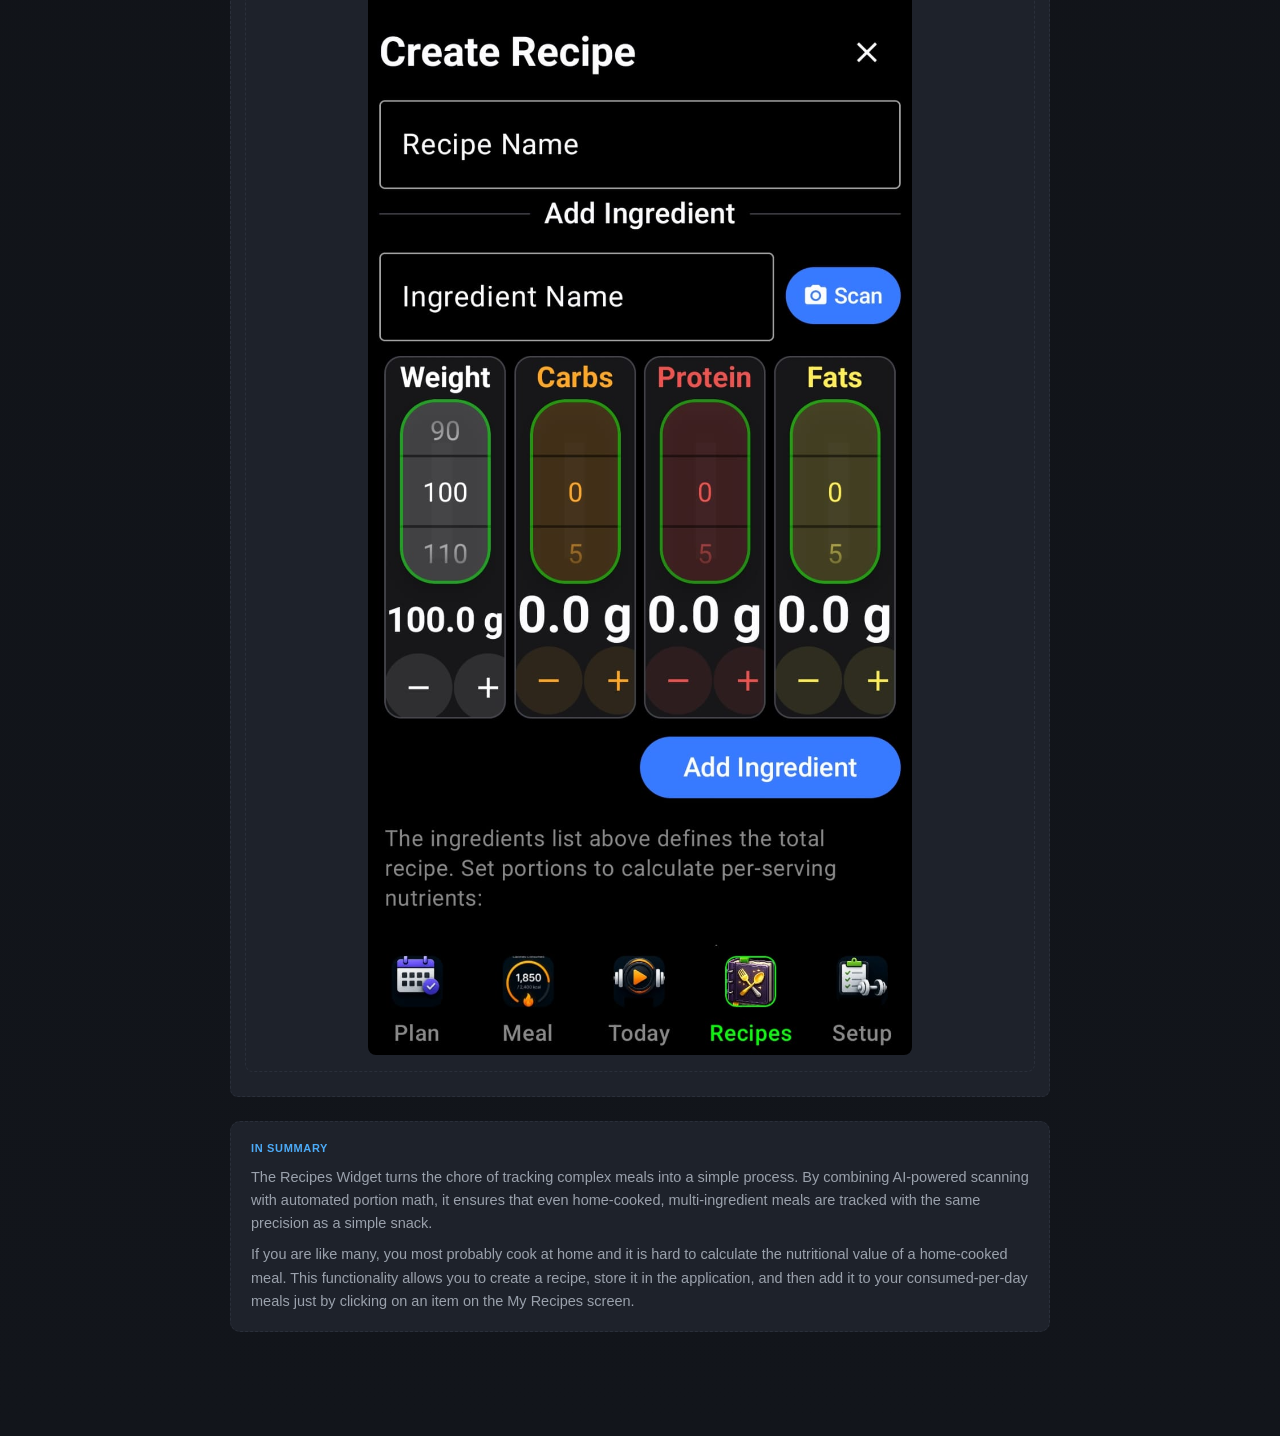
<file: recipes.html>
<!doctype html>
<html lang="en">
    <head>
        <meta charset="UTF-8" />
        <meta name="viewport" content="width=device-width, initial-scale=1.0" />
        <title>4.3 Recipe Logging — IronSet Manual</title>
        <style>
            :root {
                --bg: #0f1115;
                --panel: #171a21;
                --panel-alt: #1e222b;
                --border: #2a2f3a;
                --text: #e8eaed;
                --text-dim: #9aa1ac;
                --accent: #ff4d4d;
                --accent-2: #ffcc00;
                --accent-3: #4dabf7;
                --green: #4caf50;
                --purple: #c77dff;
                --orange: #ff9f43;
                --radius: 10px;
            }

            * {
                box-sizing: border-box;
            }

            body {
                margin: 0;
                background: linear-gradient(180deg, #0f1115 0%, #12151b 100%);
                color: var(--text);
                font-family:
                    -apple-system, BlinkMacSystemFont, 'Segoe UI', Roboto,
                    Helvetica, Arial, sans-serif;
                line-height: 1.6;
                padding: 40px 20px 80px;
            }

            .container {
                max-width: 820px;
                margin: 0 auto;
            }

            .eyebrow {
                color: var(--accent);
                font-weight: 700;
                letter-spacing: 0.08em;
                text-transform: uppercase;
                font-size: 13px;
                margin-bottom: 6px;
            }

            h1 {
                font-size: 28px;
                margin: 0 0 6px;
                letter-spacing: -0.01em;
            }

            .subtitle {
                color: var(--text-dim);
                font-size: 15px;
                margin-bottom: 40px;
            }

            h2 {
                font-size: 21px;
                margin: 48px 0 6px;
                padding-bottom: 10px;
                border-bottom: 1px solid var(--border);
                display: flex;
                align-items: center;
                gap: 10px;
            }

            h2 .num {
                display: inline-flex;
                align-items: center;
                justify-content: center;
                width: 32px;
                height: 28px;
                border-radius: 8px;
                background: var(--accent);
                color: #fff;
                font-size: 13px;
                font-weight: 700;
                flex-shrink: 0;
            }

            .section-desc {
                color: var(--text-dim);
                margin: 4px 0 18px;
                font-size: 15px;
            }

            .card {
                background: var(--panel);
                border: 1px solid var(--border);
                border-radius: var(--radius);
                padding: 18px 20px;
                margin-bottom: 16px;
            }

            .card h4 {
                margin: 0 0 8px;
                font-size: 15.5px;
                display: flex;
                align-items: center;
                gap: 8px;
                color: var(--text);
            }

            .card h4 .idx {
                display: inline-flex;
                align-items: center;
                justify-content: center;
                width: 22px;
                height: 22px;
                border-radius: 50%;
                background: var(--accent);
                color: #fff;
                font-size: 12px;
                font-weight: 700;
                flex-shrink: 0;
            }

            .card p.desc {
                color: var(--text-dim);
                font-size: 14.5px;
                margin: 0 0 10px;
            }

            ul {
                margin: 0;
                padding-left: 0;
                list-style: none;
            }

            ul.top-level > li {
                margin-bottom: 10px;
                padding-left: 22px;
                position: relative;
                font-size: 14.5px;
                color: var(--text-dim);
            }

            ul.top-level > li::before {
                content: '•';
                color: var(--accent);
                position: absolute;
                left: 4px;
                font-size: 18px;
                line-height: 1.4;
            }

            ul.nested {
                margin-top: 8px;
            }

            ul.nested > li {
                padding-left: 22px;
                position: relative;
                margin-bottom: 8px;
                color: var(--text-dim);
                font-size: 14px;
            }

            ul.nested > li::before {
                content: '○';
                color: var(--accent-3);
                position: absolute;
                left: 4px;
                font-size: 11px;
                top: 6px;
            }

            ol.lettered {
                margin: 8px 0 0;
                padding-left: 0;
                list-style: none;
                counter-reset: letter-count;
            }

            ol.lettered > li {
                counter-increment: letter-count;
                padding-left: 26px;
                position: relative;
                margin-bottom: 10px;
                color: var(--text-dim);
                font-size: 14px;
            }

            ol.lettered > li::before {
                content: counter(letter-count, lower-alpha) '.';
                color: var(--accent-3);
                font-weight: 700;
                position: absolute;
                left: 0;
                font-size: 13px;
            }

            .label-strong {
                color: var(--text);
                font-weight: 600;
            }

            .pill {
                display: inline-block;
                font-size: 11px;
                font-weight: 700;
                padding: 2px 9px;
                border-radius: 999px;
                text-transform: uppercase;
                letter-spacing: 0.03em;
                margin-left: 6px;
                vertical-align: middle;
            }

            .pill-ai {
                background: rgba(199, 125, 255, 0.15);
                color: var(--purple);
                border: 1px solid rgba(199, 125, 255, 0.35);
            }

            /* recipe card mock */
            .recipe-card {
                background: var(--panel-alt);
                border: 1px solid var(--border);
                border-radius: 8px;
                padding: 12px 14px;
                display: flex;
                justify-content: space-between;
                align-items: center;
                gap: 10px;
                margin-bottom: 8px;
                flex-wrap: wrap;
            }

            .recipe-card .name {
                font-weight: 600;
                font-size: 14px;
                color: var(--text);
            }

            .recipe-card .macros {
                display: flex;
                gap: 8px;
                font-size: 12px;
            }

            .macro-chip {
                padding: 2px 8px;
                border-radius: 6px;
                font-weight: 600;
            }

            .macro-chip.carbs {
                background: rgba(255, 159, 67, 0.15);
                color: var(--orange);
            }
            .macro-chip.protein {
                background: rgba(255, 77, 77, 0.15);
                color: var(--accent);
            }
            .macro-chip.fat {
                background: rgba(255, 204, 0, 0.15);
                color: var(--accent-2);
            }

            .recipe-card .actions {
                display: flex;
                gap: 8px;
                font-size: 14px;
            }

            .recipe-card .actions span {
                width: 26px;
                height: 26px;
                border-radius: 6px;
                background: var(--panel);
                border: 1px solid var(--border);
                display: inline-flex;
                align-items: center;
                justify-content: center;
            }

            .search-bar-mock {
                background: var(--panel-alt);
                border: 1px solid var(--border);
                border-radius: 8px;
                padding: 8px 12px;
                font-size: 13px;
                color: var(--text-dim);
                margin-bottom: 14px;
            }

            .flow-steps {
                display: flex;
                align-items: center;
                justify-content: center;
                gap: 8px;
                flex-wrap: wrap;
                margin: 14px 0 6px;
            }

            .flow-step {
                background: var(--panel-alt);
                border: 1px solid var(--border);
                border-radius: 8px;
                padding: 8px 12px;
                font-size: 12.5px;
                color: var(--text-dim);
                text-align: center;
            }

            .flow-arrow {
                color: var(--accent-3);
                font-size: 16px;
            }

            .callout {
                display: flex;
                gap: 10px;
                align-items: flex-start;
                background: rgba(199, 125, 255, 0.08);
                border: 1px solid rgba(199, 125, 255, 0.25);
                border-left: 3px solid var(--purple);
                border-radius: 8px;
                padding: 12px 14px;
                font-size: 14px;
                color: var(--text-dim);
                margin-top: 14px;
            }

            .callout .icon {
                font-size: 16px;
                flex-shrink: 0;
            }

            .callout strong {
                color: var(--text);
            }

            .summary-box {
                background: var(--panel-alt);
                border: 1px dashed var(--border);
                border-radius: var(--radius);
                padding: 18px 20px;
                margin: 24px 0;
            }

            .summary-box .tag {
                font-size: 11px;
                font-weight: 700;
                text-transform: uppercase;
                letter-spacing: 0.06em;
                color: var(--accent-3);
                margin-bottom: 8px;
                display: block;
            }

            .summary-box p {
                margin: 0 0 8px;
                color: var(--text-dim);
                font-size: 14.5px;
            }

            .summary-box p:last-child {
                margin-bottom: 0;
            }

            .screen-placeholder {
                border: 1px dashed var(--border);
                border-radius: 8px;
                padding: 10px 14px;
                font-size: 12.5px;
                color: var(--text-dim);
                text-align: center;
                margin: 14px 0;
                background: var(--panel-alt);
            }

            .toc {
                background: var(--panel);
                border: 1px solid var(--border);
                border-radius: var(--radius);
                padding: 16px 22px;
                margin-bottom: 12px;
            }

            .toc .tag {
                font-size: 11px;
                font-weight: 700;
                text-transform: uppercase;
                letter-spacing: 0.06em;
                color: var(--text-dim);
                margin-bottom: 8px;
                display: block;
            }

            .toc a {
                color: var(--text);
                text-decoration: none;
                font-size: 14.5px;
            }

            .toc a:hover {
                color: var(--accent-3);
            }

            .toc ol {
                margin: 0;
                padding-left: 18px;
                color: var(--text-dim);
            }

            .toc li {
                margin-bottom: 4px;
            }
        </style>
    </head>
    <body>
        <div class="container">
            <div class="eyebrow">IronSet Documentation</div>
            <h1>4.3 Recipe Logging</h1>
            <p class="subtitle">
                Your personal digital cookbook and meal-prep assistant.
            </p>

            <nav class="toc">
                <span class="tag">Navigation</span>
                <ol>
                    <li><a href="index.html">Home</a></li>
                </ol>
            </nav>

            <nav class="toc">
                <span class="tag">Contents</span>
                <span class="tag">Contents</span>
                <ol>
                    <li>
                        <a href="#my-recipes">Recipe Management (My Recipes)</a>
                    </li>
                    <li><a href="#editor">The Recipe Editor</a></li>
                    <li><a href="#scanner">AI Ingredient Scanner</a></li>
                    <li>
                        <a href="#tech">Technical Intelligence &amp; Sync</a>
                    </li>
                </ol>
            </nav>

            <p class="section-desc">
                The Recipe logging is your personal digital cookbook and
                meal-prep assistant. It allows you to create complex meals
                (recipes) from multiple ingredients, calculate their nutritional
                value per portion, and log them to your daily history with a
                single tap. Here is a detailed breakdown of its interface and
                functionality.
            </p>

            <!-- 1 -->
            <div class="card" id="my-recipes">
                <h4>
                    <span class="idx">1</span> Recipe Management
                    <span
                        style="
                            font-weight: 400;
                            color: var(--text-dim);
                            font-size: 13px;
                        "
                        >(The "My Recipes" List)</span
                    >
                </h4>
                <p class="desc">
                    The main screen provides a clean, searchable list of all
                    your saved recipes:
                </p>
                <ul class="top-level">
                    <li>
                        <span class="label-strong">Search &amp; Filter</span> —
                        A dedicated filter bar at the top allows you to quickly
                        find specific recipes as your collection grows.
                    </li>
                    <li>
                        <span class="label-strong">Macro-at-a-Glance</span> —
                        Each recipe card displays its total Carbs, Protein, and
                        Fats per portion, so you know exactly how a meal fits
                        into your daily targets before you eat it.
                    </li>
                    <li>
                        <span class="label-strong">Quick Actions:</span>
                        <ul class="nested">
                            <li>
                                <span class="label-strong"
                                    >Log (Checkmark ✓)</span
                                >
                                — Instantly adds one portion of that recipe to
                                your daily meal history.
                            </li>
                            <li>
                                <span class="label-strong"
                                    >Edit (Pencil ✎)</span
                                >
                                — Opens the editor to modify ingredients or
                                portions.
                            </li>
                            <li>
                                <span class="label-strong"
                                    >Delete (Trash 🗑)</span
                                >
                                — Removes the recipe from your library.
                            </li>
                        </ul>
                    </li>
                </ul>

                <div class="search-bar-mock">🔍 Search recipes…</div>

                <div class="recipe-card">
                    <div class="name">Chicken &amp; Rice Bowl</div>
                    <div class="macros">
                        <span class="macro-chip carbs">C 48g</span>
                        <span class="macro-chip protein">P 42g</span>
                        <span class="macro-chip fat">F 12g</span>
                    </div>
                    <div class="actions">
                        <span>✓</span><span>✎</span><span>🗑</span>
                    </div>
                </div>
                <div class="recipe-card">
                    <div class="name">Post-Workout Shake</div>
                    <div class="macros">
                        <span class="macro-chip carbs">C 30g</span>
                        <span class="macro-chip protein">P 35g</span>
                        <span class="macro-chip fat">F 6g</span>
                    </div>
                    <div class="actions">
                        <span>✓</span><span>✎</span><span>🗑</span>
                    </div>
                </div>
            </div>

            <!-- 2 -->
            <div class="card" id="editor">
                <h4><span class="idx">2</span> The Recipe Editor</h4>
                <p class="desc">
                    When you create or edit a recipe, you enter a specialized
                    workspace:
                </p>
                <ul class="top-level">
                    <li>
                        <span class="label-strong">Ingredient Composition</span>
                        — You can add multiple ingredients to a single recipe.
                        The app automatically sums up the nutrients for the
                        entire batch.
                    </li>
                    <li>
                        <span class="label-strong">Portion Control</span> — You
                        specify how many portions a recipe makes. The widget
                        then does the math to show you the nutritional breakdown
                        of a single serving.
                    </li>
                    <li>
                        <span class="label-strong">Dynamic Updating</span> — As
                        you add ingredients or change weights, the macro badges
                        update in real-time, helping you "balance" a recipe
                        while you're creating it.
                    </li>
                </ul>
            </div>

            <!-- 3 -->
            <div class="card" id="scanner">
                <h4>
                    <span class="idx">3</span> AI Ingredient Scanner
                    <span class="pill pill-ai">Gemini AI</span>
                </h4>
                <p class="desc">
                    This is a standout feature for simplifying manual entry.
                    While in the Recipe Editor:
                </p>
                <ul class="top-level">
                    <li>
                        <span class="label-strong">Camera Integration</span> —
                        You can tap the Photo Camera icon to launch the AI
                        Scanner.
                    </li>
                    <li>
                        <span class="label-strong">Gemini AI Analysis</span> —
                        Take a photo of a single ingredient (like a chicken
                        breast or a bowl of rice). The Google Gemini AI analyses
                        the image to identify the food and estimate its weight
                        and nutritional content.
                    </li>
                    <li>
                        <span class="label-strong">Auto-Add</span> — The
                        identified ingredient and its macros are automatically
                        populated into your recipe draft, significantly reducing
                        the need for manual typing and lookups.
                    </li>
                </ul>

                <div class="flow-steps">
                    <div class="flow-step">📷 Snap ingredient</div>
                    <span class="flow-arrow">→</span>
                    <div class="flow-step">
                        🤖 Gemini identifies &amp; weighs
                    </div>
                    <span class="flow-arrow">→</span>
                    <div class="flow-step">➕ Auto-added to recipe</div>
                </div>
            </div>

            <!-- 4 -->
            <div class="card" id="tech">
                <h4>
                    <span class="idx">4</span> Technical Intelligence &amp; Sync
                </h4>
                <ol class="lettered">
                    <li>
                        <span class="label-strong">History Integration</span> —
                        When you log a recipe, it doesn't just add a name; it
                        logs the specific macro breakdown calculated by the
                        recipe to your meal history.
                    </li>
                    <li>
                        <span class="label-strong">State Management</span> — The
                        widget uses a dedicated runtime persistence that ensures
                        your search queries and draft recipes are preserved even
                        if you navigate between different parts of the app.
                    </li>
                    <li>
                        <span class="label-strong">Permission Handling</span> —
                        It includes built-in logic to request camera permissions
                        only when needed (e.g., when you first try to use the AI
                        scanner).
                    </li>
                </ol>
            </div>

            <div class="screen-placeholder">
                📖 Recipe Editor — screen preview

                <div class="screen-placeholder">
                    <img
                        src="images/recipe.png"
                        alt="Today copilot progress"
                        style="max-width: 100%; border-radius: 8px"
                    />
                </div>
                <div class="screen-placeholder">
                    <img
                        src="images/recipe_ingridients.png"
                        alt="Today copilot progress"
                        style="max-width: 100%; border-radius: 8px"
                    />
                </div>
            </div>

            <div class="summary-box">
                <span class="tag">In Summary</span>
                <p>
                    The Recipes Widget turns the chore of tracking complex meals
                    into a simple process. By combining AI-powered scanning with
                    automated portion math, it ensures that even home-cooked,
                    multi-ingredient meals are tracked with the same precision
                    as a simple snack.
                </p>
                <p>
                    If you are like many, you most probably cook at home and it
                    is hard to calculate the nutritional value of a home-cooked
                    meal. This functionality allows you to create a recipe,
                    store it in the application, and then add it to your
                    consumed-per-day meals just by clicking on an item on the My
                    Recipes screen.
                </p>
            </div>
        </div>
    </body>
</html>
</file>
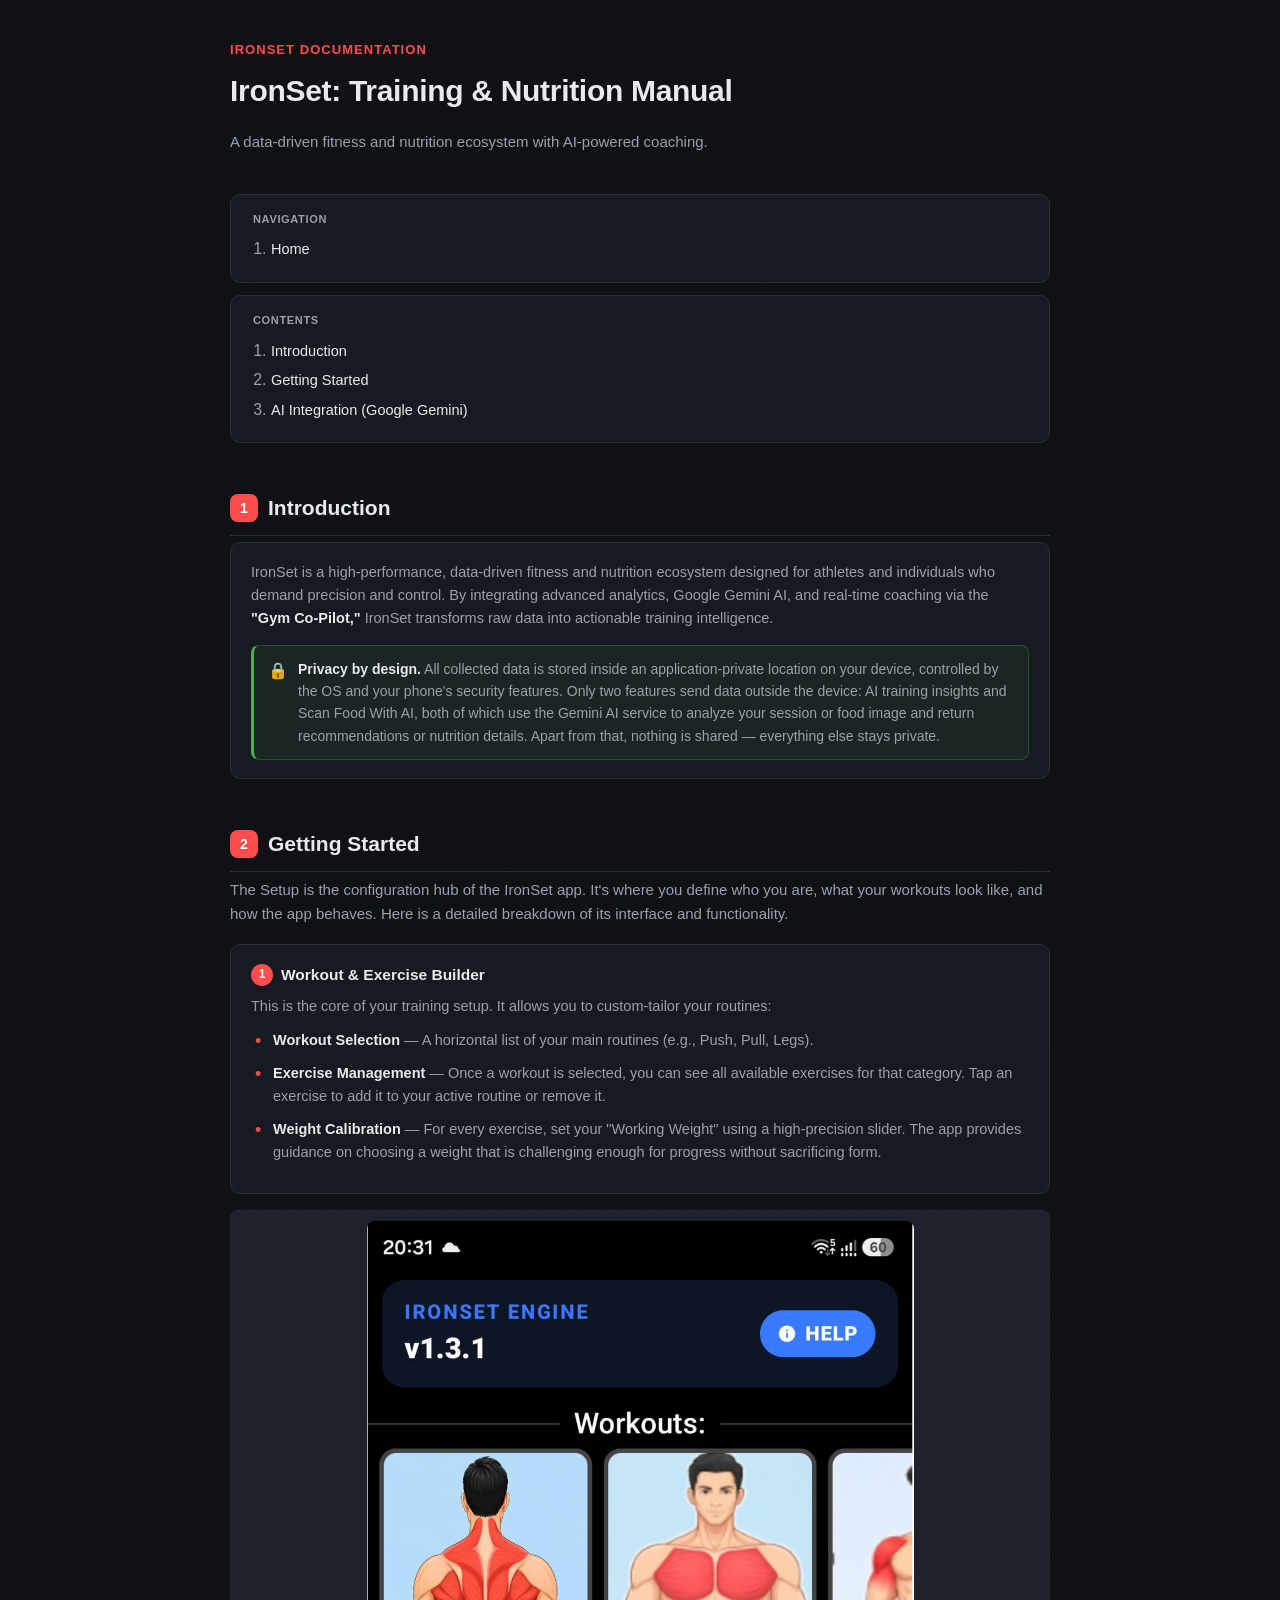
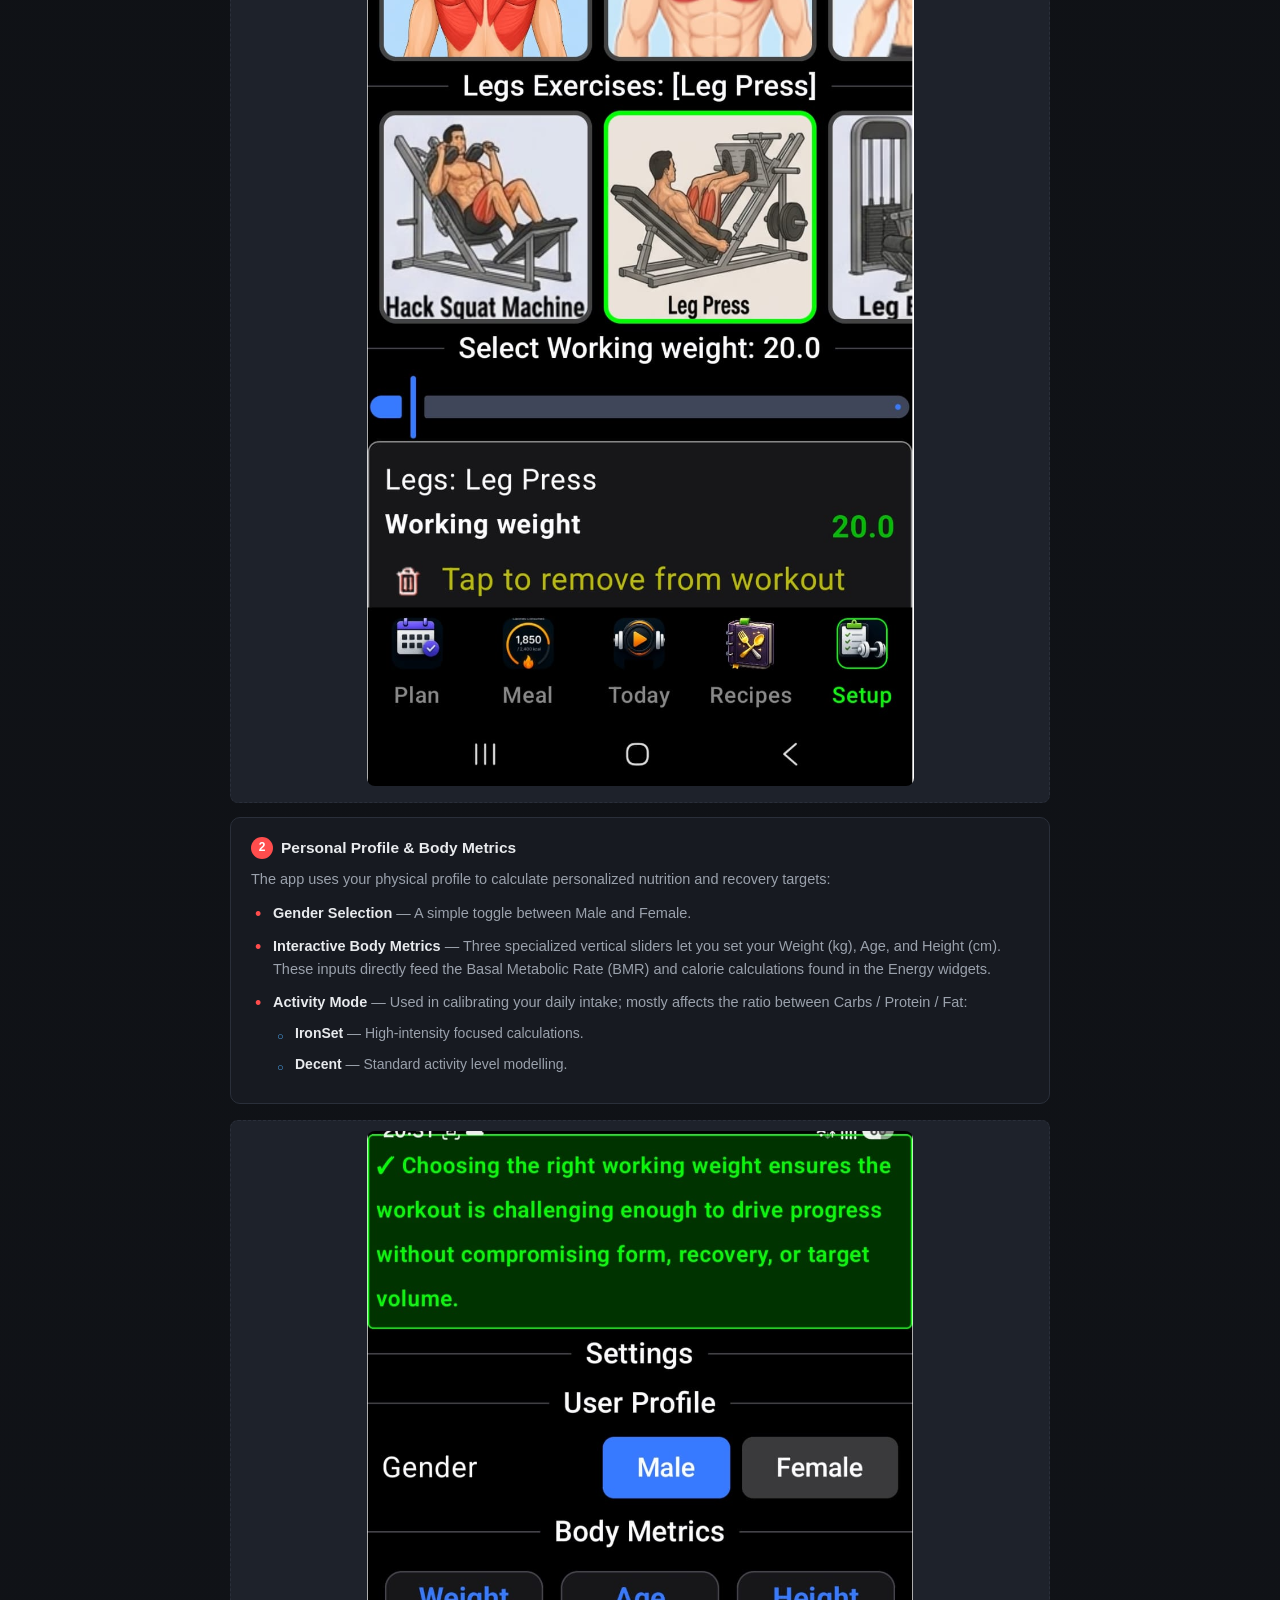
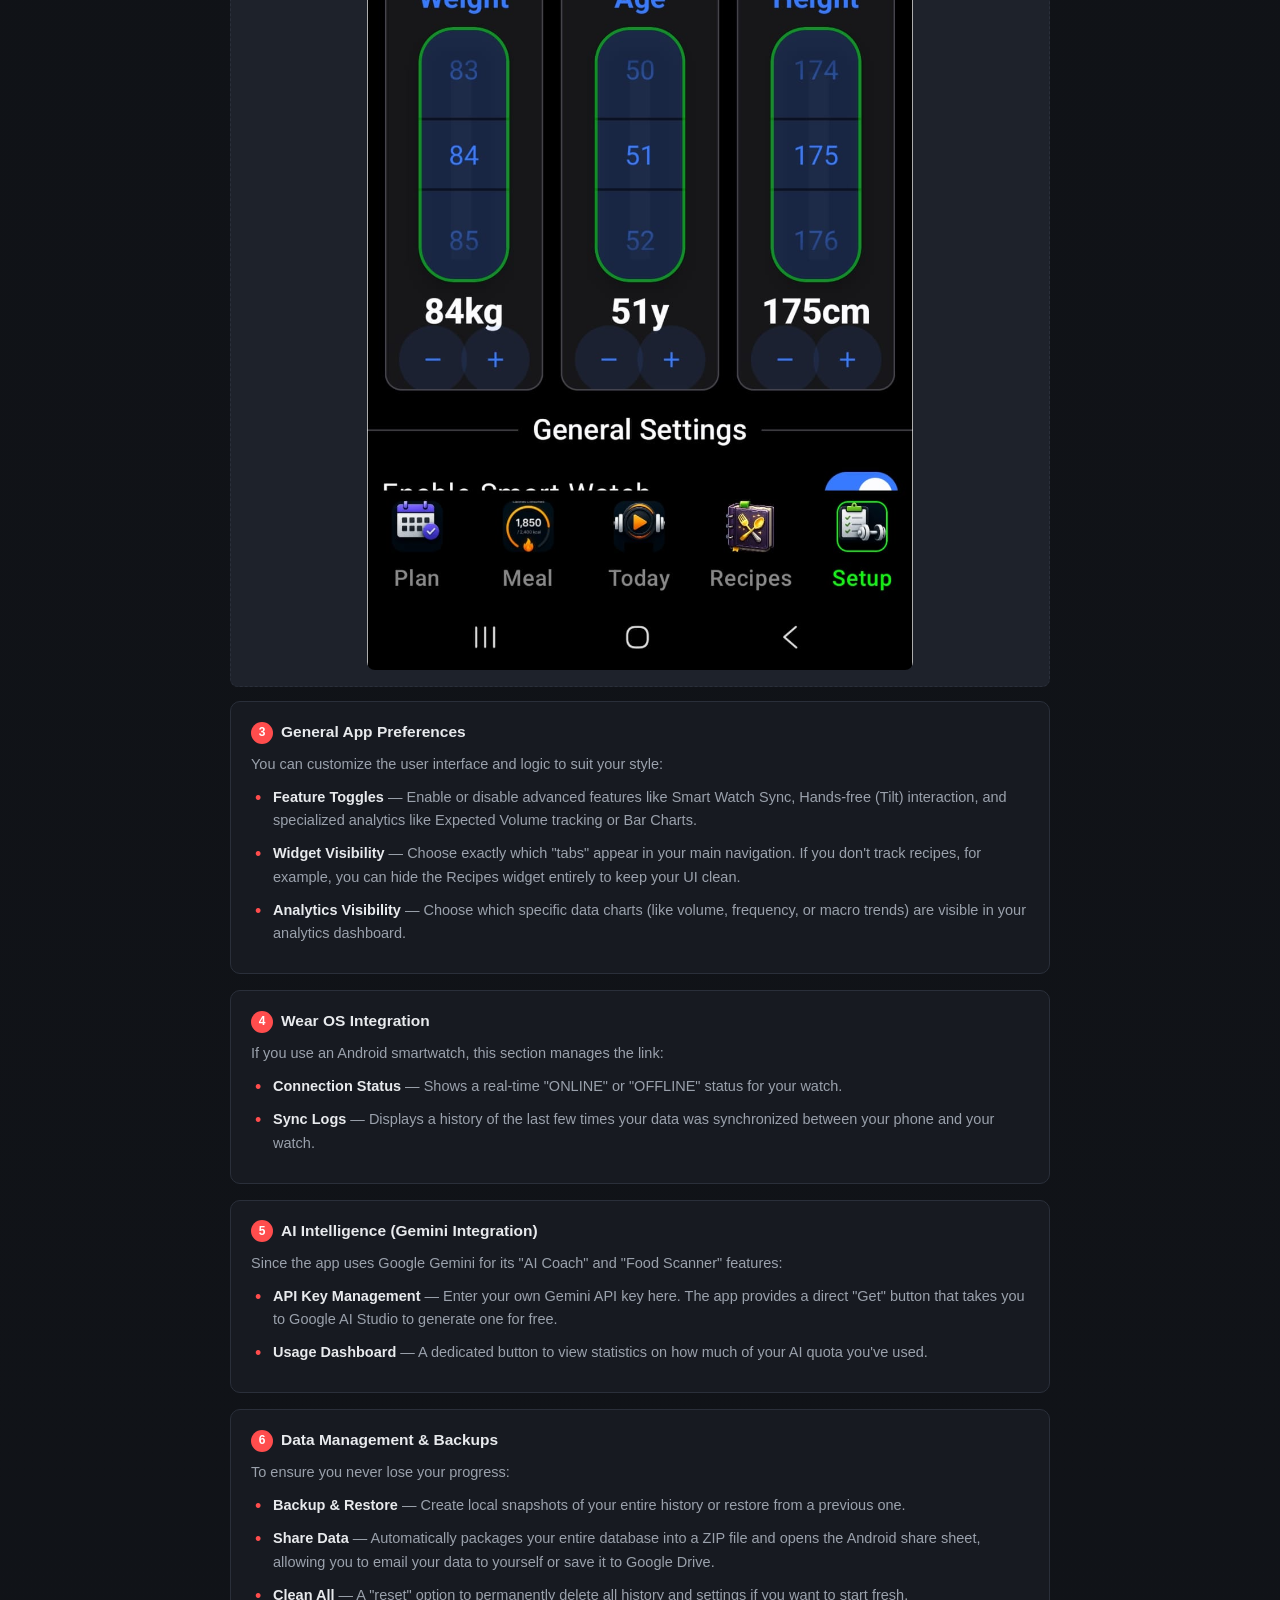
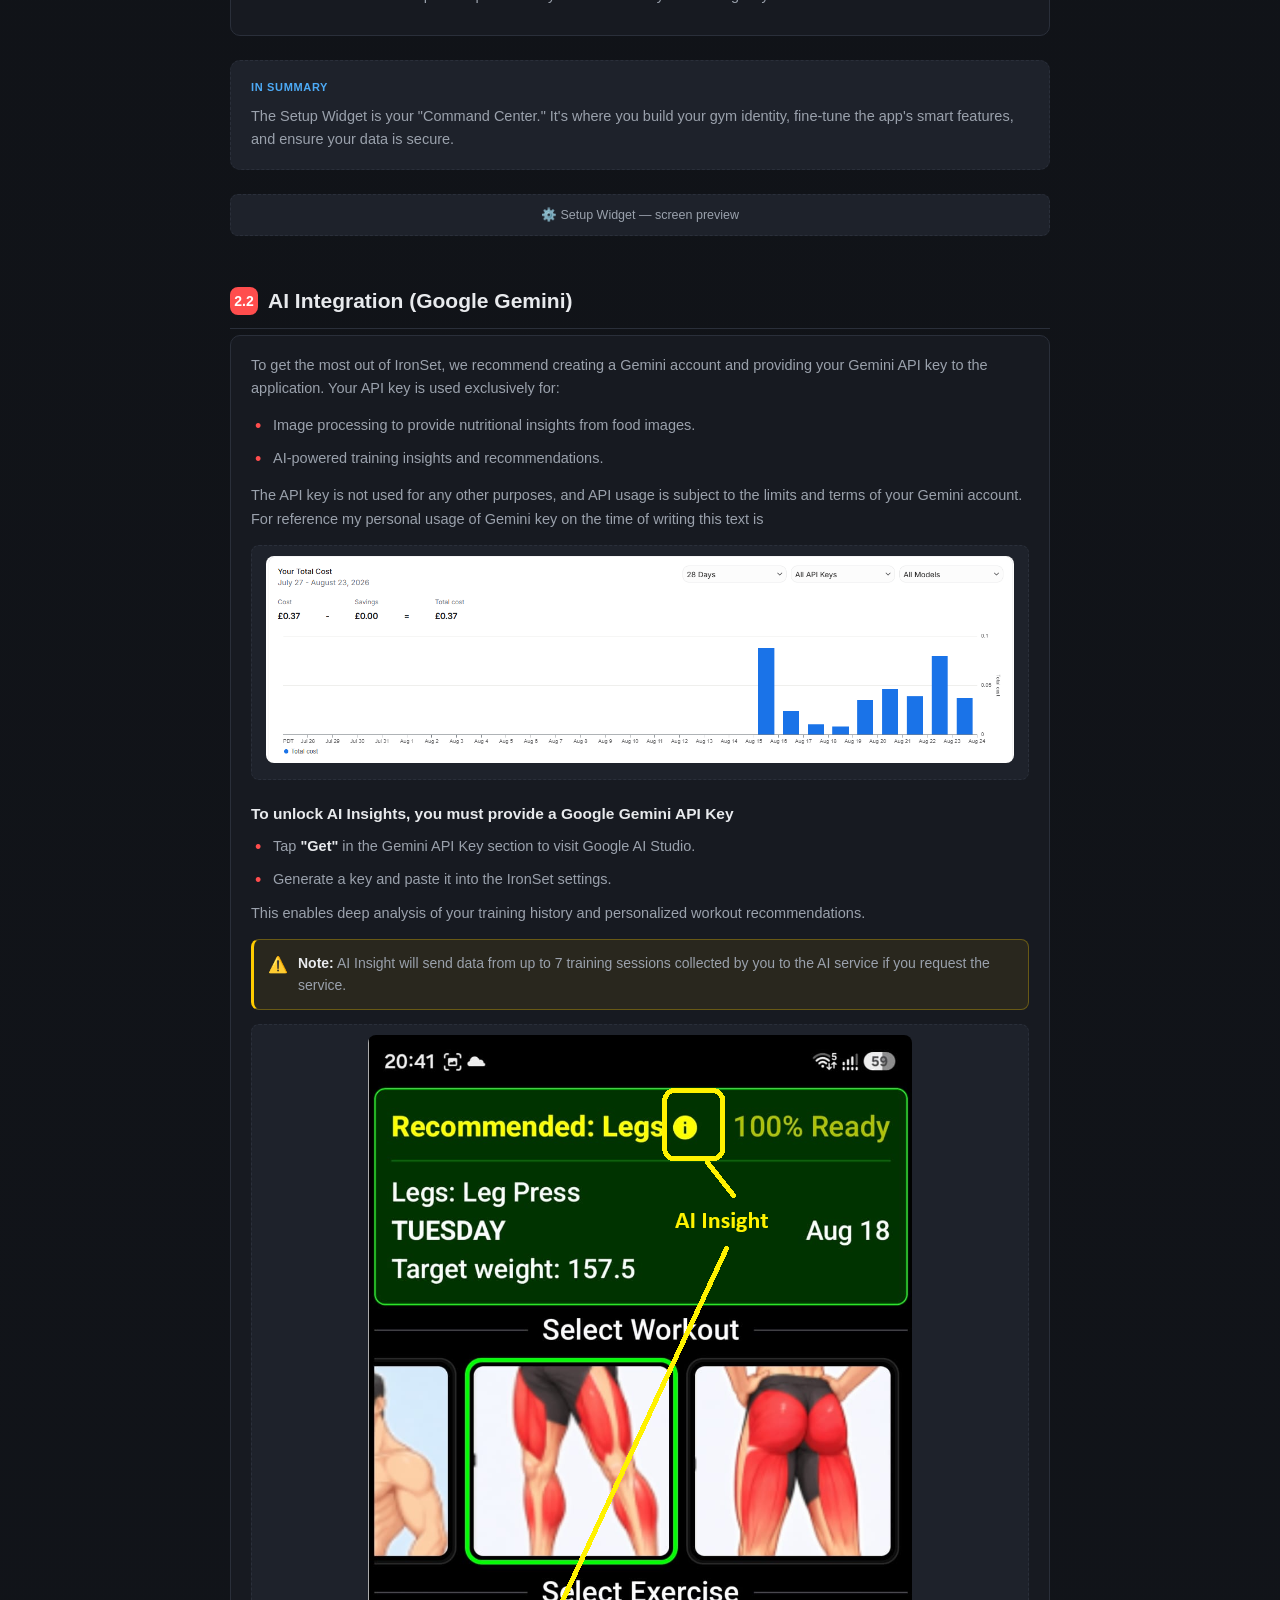
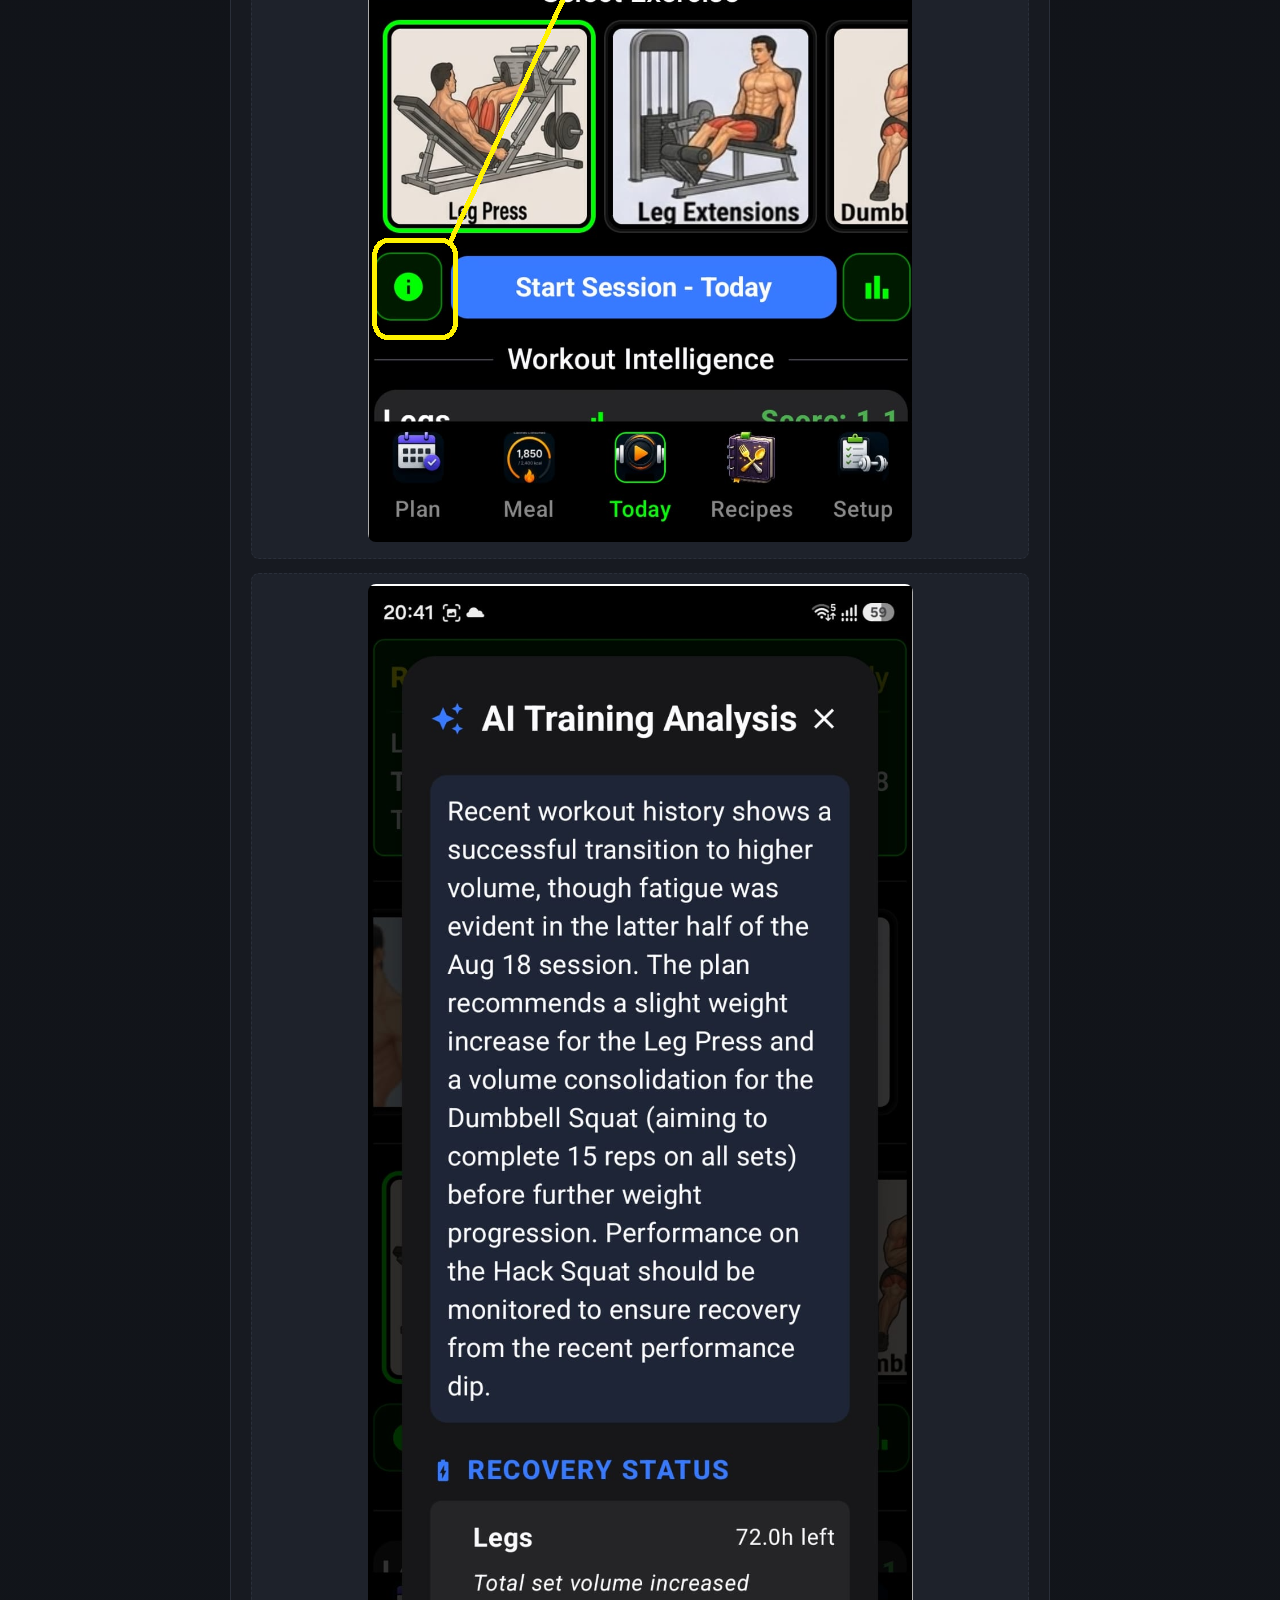
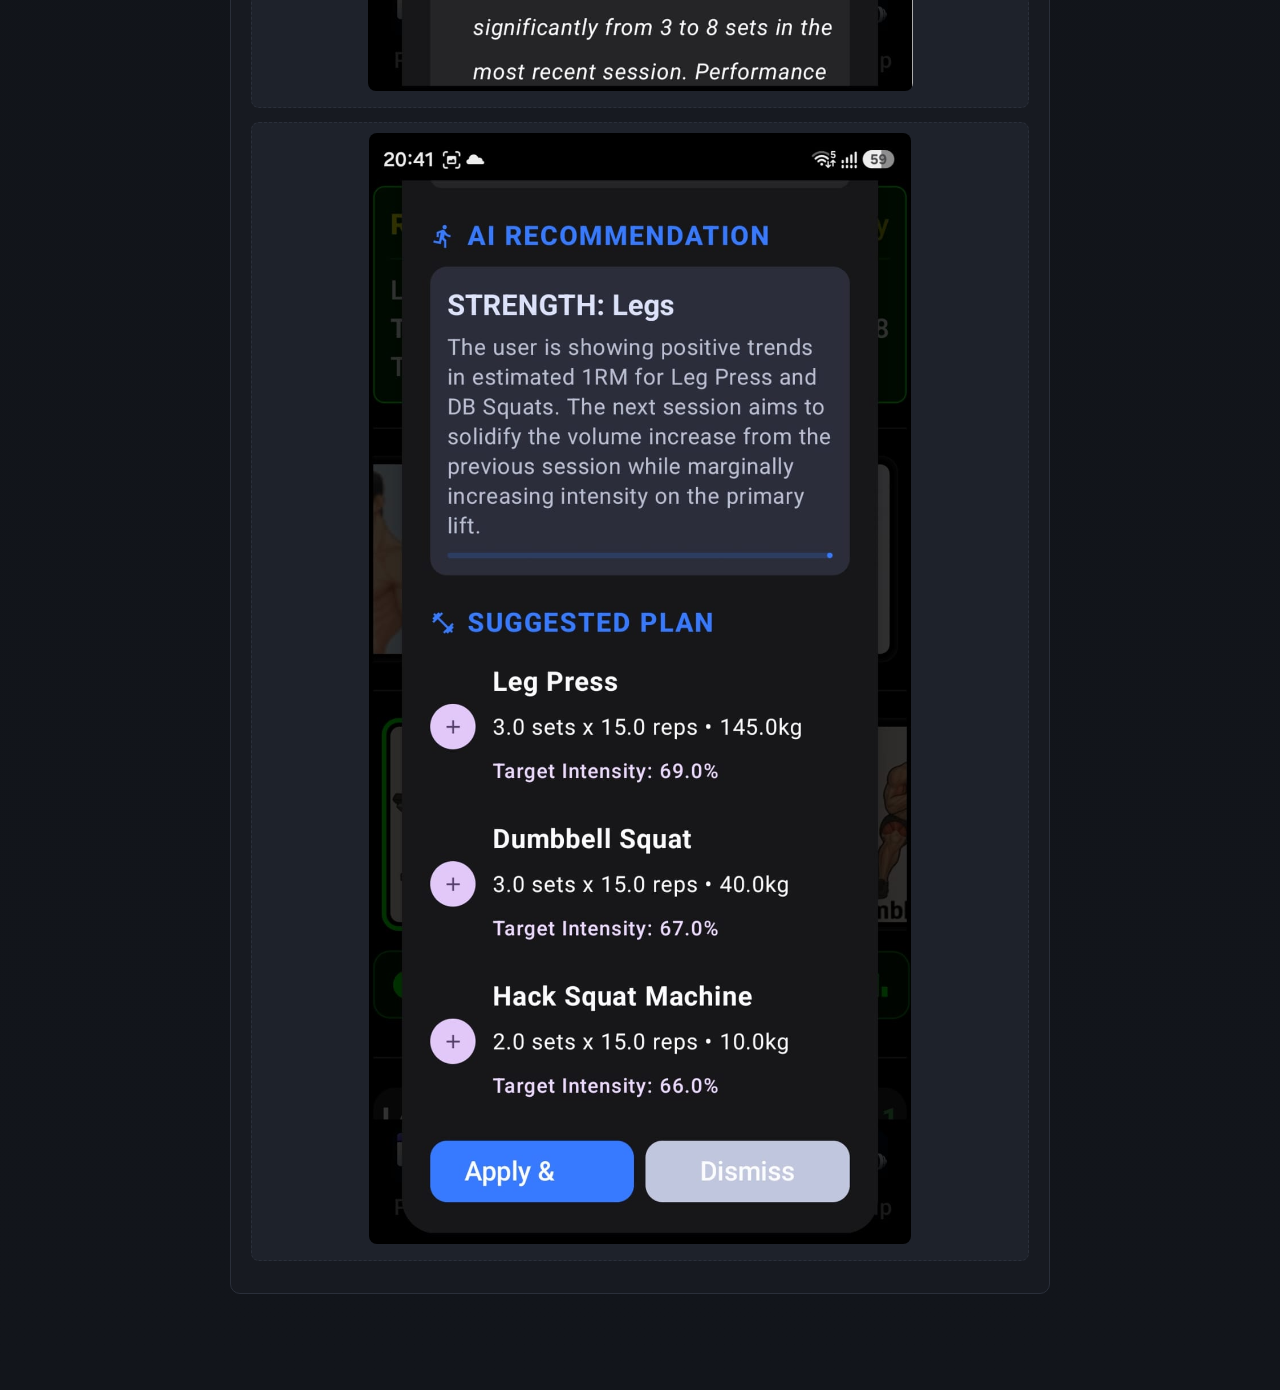
<file: setup.html>
<!doctype html>
<html lang="en">
    <head>
        <meta charset="UTF-8" />
        <meta name="viewport" content="width=device-width, initial-scale=1.0" />
        <title>IronSet: Training & Nutrition Manual</title>
        <style>
            :root {
                --bg: #0f1115;
                --panel: #171a21;
                --panel-alt: #1e222b;
                --border: #2a2f3a;
                --text: #e8eaed;
                --text-dim: #9aa1ac;
                --accent: #ff4d4d;
                --accent-2: #ffcc00;
                --accent-3: #4dabf7;
                --green: #4caf50;
                --radius: 10px;
            }

            * {
                box-sizing: border-box;
            }

            body {
                margin: 0;
                background: linear-gradient(180deg, #0f1115 0%, #12151b 100%);
                color: var(--text);
                font-family:
                    -apple-system, BlinkMacSystemFont, 'Segoe UI', Roboto,
                    Helvetica, Arial, sans-serif;
                line-height: 1.6;
                padding: 40px 20px 80px;
            }

            .container {
                max-width: 820px;
                margin: 0 auto;
            }

            .eyebrow {
                color: var(--accent);
                font-weight: 700;
                letter-spacing: 0.08em;
                text-transform: uppercase;
                font-size: 13px;
                margin-bottom: 6px;
            }

            h1 {
                font-size: 30px;
                margin: 0 0 6px;
                letter-spacing: -0.01em;
            }

            .subtitle {
                color: var(--text-dim);
                font-size: 15px;
                margin-bottom: 40px;
            }

            h2 {
                font-size: 21px;
                margin: 48px 0 6px;
                padding-bottom: 10px;
                border-bottom: 1px solid var(--border);
                display: flex;
                align-items: center;
                gap: 10px;
            }

            h2 .num {
                display: inline-flex;
                align-items: center;
                justify-content: center;
                width: 28px;
                height: 28px;
                border-radius: 8px;
                background: var(--accent);
                color: #fff;
                font-size: 14px;
                font-weight: 700;
                flex-shrink: 0;
            }

            h3.sub-num {
                font-size: 17px;
                margin: 34px 0 4px;
                display: flex;
                align-items: center;
                gap: 8px;
            }

            h3.sub-num .num {
                display: inline-flex;
                align-items: center;
                justify-content: center;
                padding: 0 8px;
                height: 22px;
                border-radius: 6px;
                background: var(--accent-3);
                color: #0f1115;
                font-size: 12px;
                font-weight: 700;
                flex-shrink: 0;
            }

            .section-desc {
                color: var(--text-dim);
                margin: 4px 0 18px;
                font-size: 15px;
            }

            .card {
                background: var(--panel);
                border: 1px solid var(--border);
                border-radius: var(--radius);
                padding: 18px 20px;
                margin-bottom: 16px;
            }

            .card h4 {
                margin: 0 0 8px;
                font-size: 15.5px;
                display: flex;
                align-items: center;
                gap: 8px;
                color: var(--text);
            }

            .card h4 .idx {
                display: inline-flex;
                align-items: center;
                justify-content: center;
                width: 22px;
                height: 22px;
                border-radius: 50%;
                background: var(--accent);
                color: #fff;
                font-size: 12px;
                font-weight: 700;
                flex-shrink: 0;
            }

            .card p.desc {
                color: var(--text-dim);
                font-size: 14.5px;
                margin: 0 0 10px;
            }

            ul {
                margin: 0;
                padding-left: 0;
                list-style: none;
            }

            ul.top-level > li {
                margin-bottom: 10px;
                padding-left: 22px;
                position: relative;
                font-size: 14.5px;
                color: var(--text-dim);
            }

            ul.top-level > li::before {
                content: '•';
                color: var(--accent);
                position: absolute;
                left: 4px;
                font-size: 18px;
                line-height: 1.4;
            }

            ul.nested {
                margin-top: 8px;
            }

            ul.nested > li {
                padding-left: 22px;
                position: relative;
                margin-bottom: 8px;
                color: var(--text-dim);
                font-size: 14px;
            }

            ul.nested > li::before {
                content: '○';
                color: var(--accent-3);
                position: absolute;
                left: 4px;
                font-size: 11px;
                top: 6px;
            }

            .label-strong {
                color: var(--text);
                font-weight: 600;
            }

            .grid {
                display: grid;
                grid-template-columns: 1fr 1fr;
                gap: 12px;
                margin-top: 10px;
            }

            @media (max-width: 600px) {
                .grid {
                    grid-template-columns: 1fr;
                }
            }

            .metric-box {
                background: var(--panel-alt);
                border: 1px solid var(--border);
                border-radius: 8px;
                padding: 12px 14px;
            }

            .metric-box .metric-name {
                font-weight: 600;
                font-size: 14px;
                margin-bottom: 4px;
                color: var(--text);
            }

            .metric-box .metric-desc {
                font-size: 13.5px;
                color: var(--text-dim);
            }

            .callout {
                display: flex;
                gap: 10px;
                align-items: flex-start;
                background: rgba(77, 171, 247, 0.08);
                border: 1px solid rgba(77, 171, 247, 0.25);
                border-left: 3px solid var(--accent-3);
                border-radius: 8px;
                padding: 12px 14px;
                font-size: 14px;
                color: var(--text-dim);
                margin-top: 14px;
            }

            .callout.warn {
                background: rgba(255, 204, 0, 0.08);
                border-color: rgba(255, 204, 0, 0.3);
                border-left-color: var(--accent-2);
            }

            .callout.privacy {
                background: rgba(76, 175, 80, 0.08);
                border-color: rgba(76, 175, 80, 0.3);
                border-left-color: var(--green);
            }

            .callout .icon {
                font-size: 16px;
                flex-shrink: 0;
            }

            .callout strong {
                color: var(--text);
            }

            .summary-box {
                background: var(--panel-alt);
                border: 1px dashed var(--border);
                border-radius: var(--radius);
                padding: 18px 20px;
                margin: 24px 0;
            }

            .summary-box .tag {
                font-size: 11px;
                font-weight: 700;
                text-transform: uppercase;
                letter-spacing: 0.06em;
                color: var(--accent-3);
                margin-bottom: 8px;
                display: block;
            }

            .summary-box p {
                margin: 0;
                color: var(--text-dim);
                font-size: 14.5px;
            }

            .screen-placeholder {
                border: 1px dashed var(--border);
                border-radius: 8px;
                padding: 10px 14px;
                font-size: 12.5px;
                color: var(--text-dim);
                text-align: center;
                margin: 14px 0;
                background: var(--panel-alt);
            }

            .toc {
                background: var(--panel);
                border: 1px solid var(--border);
                border-radius: var(--radius);
                padding: 16px 22px;
                margin-bottom: 12px;
            }

            .toc .tag {
                font-size: 11px;
                font-weight: 700;
                text-transform: uppercase;
                letter-spacing: 0.06em;
                color: var(--text-dim);
                margin-bottom: 8px;
                display: block;
            }

            .toc a {
                color: var(--text);
                text-decoration: none;
                font-size: 14.5px;
            }

            .toc a:hover {
                color: var(--accent-3);
            }

            .toc ol {
                margin: 0;
                padding-left: 18px;
                color: var(--text-dim);
            }

            .toc li {
                margin-bottom: 4px;
            }
        </style>
    </head>
    <body>
        <div class="container">
            <div class="eyebrow">IronSet Documentation</div>
            <h1>IronSet: Training &amp; Nutrition Manual</h1>
            <p class="subtitle">
                A data-driven fitness and nutrition ecosystem with AI-powered
                coaching.
            </p>

            <nav class="toc">
                <span class="tag">Navigation</span>
                <ol>
                    <li><a href="index.html">Home</a></li>
                </ol>
            </nav>

            <nav class="toc">
                <span class="tag">Contents</span>
                <ol>
                    <li><a href="#intro">Introduction</a></li>
                    <li><a href="#getting-started">Getting Started</a></li>
                    <li>
                        <a href="#ai-integration"
                            >AI Integration (Google Gemini)</a
                        >
                    </li>
                </ol>
            </nav>

            <!-- 1. Introduction -->
            <h2 id="intro"><span class="num">1</span> Introduction</h2>

            <div class="card">
                <p class="desc" style="margin-bottom: 14px">
                    IronSet is a high-performance, data-driven fitness and
                    nutrition ecosystem designed for athletes and individuals
                    who demand precision and control. By integrating advanced
                    analytics, Google Gemini AI, and real-time coaching via the
                    <span class="label-strong">"Gym Co-Pilot,"</span> IronSet
                    transforms raw data into actionable training intelligence.
                </p>

                <div class="callout privacy">
                    <span class="icon">🔒</span>
                    <div>
                        <strong>Privacy by design.</strong> All collected data
                        is stored inside an application-private location on your
                        device, controlled by the OS and your phone's security
                        features. Only two features send data outside the
                        device: AI training insights and Scan Food With AI, both
                        of which use the Gemini AI service to analyze your
                        session or food image and return recommendations or
                        nutrition details. Apart from that, nothing is shared —
                        everything else stays private.
                    </div>
                </div>
            </div>

            <!-- 2. Getting Started -->
            <h2 id="getting-started">
                <span class="num">2</span> Getting Started
            </h2>
            <p class="section-desc">
                The Setup is the configuration hub of the IronSet app. It's
                where you define who you are, what your workouts look like, and
                how the app behaves. Here is a detailed breakdown of its
                interface and functionality.
            </p>

            <div class="card">
                <h4>
                    <span class="idx">1</span> Workout &amp; Exercise Builder
                </h4>
                <p class="desc">
                    This is the core of your training setup. It allows you to
                    custom-tailor your routines:
                </p>
                <ul class="top-level">
                    <li>
                        <span class="label-strong">Workout Selection</span> — A
                        horizontal list of your main routines (e.g., Push, Pull,
                        Legs).
                    </li>
                    <li>
                        <span class="label-strong">Exercise Management</span> —
                        Once a workout is selected, you can see all available
                        exercises for that category. Tap an exercise to add it
                        to your active routine or remove it.
                    </li>
                    <li>
                        <span class="label-strong">Weight Calibration</span> —
                        For every exercise, set your "Working Weight" using a
                        high-precision slider. The app provides guidance on
                        choosing a weight that is challenging enough for
                        progress without sacrificing form.
                    </li>
                </ul>
            </div>

            <div class="screen-placeholder">
                <img
                    src="images/setup_workout_selection.png"
                    alt="Setup workout selection"
                    style="max-width: 100%; border-radius: 8px"
                />
            </div>

            <div class="card">
                <h4>
                    <span class="idx">2</span> Personal Profile &amp; Body
                    Metrics
                </h4>
                <p class="desc">
                    The app uses your physical profile to calculate personalized
                    nutrition and recovery targets:
                </p>
                <ul class="top-level">
                    <li>
                        <span class="label-strong">Gender Selection</span> — A
                        simple toggle between Male and Female.
                    </li>
                    <li>
                        <span class="label-strong"
                            >Interactive Body Metrics</span
                        >
                        — Three specialized vertical sliders let you set your
                        Weight (kg), Age, and Height (cm). These inputs directly
                        feed the Basal Metabolic Rate (BMR) and calorie
                        calculations found in the Energy widgets.
                    </li>
                    <li>
                        <span class="label-strong">Activity Mode</span> — Used
                        in calibrating your daily intake; mostly affects the
                        ratio between Carbs / Protein / Fat:
                        <ul class="nested">
                            <li>
                                <span class="label-strong">IronSet</span> —
                                High-intensity focused calculations.
                            </li>
                            <li>
                                <span class="label-strong">Decent</span> —
                                Standard activity level modelling.
                            </li>
                        </ul>
                    </li>
                </ul>
            </div>

            <div class="screen-placeholder">
                <img
                    src="images/setup_body_comosition.png"
                    alt="Setup body cmposition"
                    style="max-width: 100%; border-radius: 8px"
                />
            </div>

            <div class="card">
                <h4><span class="idx">3</span> General App Preferences</h4>
                <p class="desc">
                    You can customize the user interface and logic to suit your
                    style:
                </p>
                <ul class="top-level">
                    <li>
                        <span class="label-strong">Feature Toggles</span> —
                        Enable or disable advanced features like Smart Watch
                        Sync, Hands-free (Tilt) interaction, and specialized
                        analytics like Expected Volume tracking or Bar Charts.
                    </li>
                    <li>
                        <span class="label-strong">Widget Visibility</span> —
                        Choose exactly which "tabs" appear in your main
                        navigation. If you don't track recipes, for example, you
                        can hide the Recipes widget entirely to keep your UI
                        clean.
                    </li>
                    <li>
                        <span class="label-strong">Analytics Visibility</span> —
                        Choose which specific data charts (like volume,
                        frequency, or macro trends) are visible in your
                        analytics dashboard.
                    </li>
                </ul>
            </div>

            <div class="card">
                <h4><span class="idx">4</span> Wear OS Integration</h4>
                <p class="desc">
                    If you use an Android smartwatch, this section manages the
                    link:
                </p>
                <ul class="top-level">
                    <li>
                        <span class="label-strong">Connection Status</span> —
                        Shows a real-time "ONLINE" or "OFFLINE" status for your
                        watch.
                    </li>
                    <li>
                        <span class="label-strong">Sync Logs</span> — Displays a
                        history of the last few times your data was synchronized
                        between your phone and your watch.
                    </li>
                </ul>
            </div>

            <div class="card">
                <h4>
                    <span class="idx">5</span> AI Intelligence (Gemini
                    Integration)
                </h4>
                <p class="desc">
                    Since the app uses Google Gemini for its "AI Coach" and
                    "Food Scanner" features:
                </p>
                <ul class="top-level">
                    <li>
                        <span class="label-strong">API Key Management</span> —
                        Enter your own Gemini API key here. The app provides a
                        direct "Get" button that takes you to Google AI Studio
                        to generate one for free.
                    </li>
                    <li>
                        <span class="label-strong">Usage Dashboard</span> — A
                        dedicated button to view statistics on how much of your
                        AI quota you've used.
                    </li>
                </ul>
            </div>

            <div class="card">
                <h4>
                    <span class="idx">6</span> Data Management &amp; Backups
                </h4>
                <p class="desc">To ensure you never lose your progress:</p>
                <ul class="top-level">
                    <li>
                        <span class="label-strong">Backup &amp; Restore</span> —
                        Create local snapshots of your entire history or restore
                        from a previous one.
                    </li>
                    <li>
                        <span class="label-strong">Share Data</span> —
                        Automatically packages your entire database into a ZIP
                        file and opens the Android share sheet, allowing you to
                        email your data to yourself or save it to Google Drive.
                    </li>
                    <li>
                        <span class="label-strong">Clean All</span> — A "reset"
                        option to permanently delete all history and settings if
                        you want to start fresh.
                    </li>
                </ul>
            </div>

            <div class="summary-box">
                <span class="tag">In Summary</span>
                <p>
                    The Setup Widget is your "Command Center." It's where you
                    build your gym identity, fine-tune the app's smart features,
                    and ensure your data is secure.
                </p>
            </div>

            <div class="screen-placeholder">
                ⚙️ Setup Widget — screen preview
            </div>

            <!-- 2.2 AI Integration -->
            <h2 id="ai-integration">
                <span class="num">2.2</span> AI Integration (Google Gemini)
            </h2>

            <div class="card">
                <p class="desc" style="margin-bottom: 14px">
                    To get the most out of IronSet, we recommend creating a
                    Gemini account and providing your Gemini API key to the
                    application. Your API key is used exclusively for:
                </p>
                <ul class="top-level">
                    <li>
                        Image processing to provide nutritional insights from
                        food images.
                    </li>
                    <li>AI-powered training insights and recommendations.</li>
                </ul>
                <p class="desc" style="margin-top: 14px">
                    The API key is not used for any other purposes, and API
                    usage is subject to the limits and terms of your Gemini
                    account.

                    For reference my personal usage of Gemini key on the time of writing this text is
                    <div class="screen-placeholder">
                        <img
                            src="images/ai_cost_setup.png"
                            alt="Setup ai cost set up"
                            style="max-width: 100%; border-radius: 8px"
                        />
                    </div>
                </p>
                

                <h4 style="margin-top: 22px">
                    To unlock AI Insights, you must provide a Google Gemini API
                    Key
                </h4>
                <ul class="top-level">
                    <li>
                        Tap <span class="label-strong">"Get"</span> in the
                        Gemini API Key section to visit Google AI Studio.
                    </li>
                    <li>
                        Generate a key and paste it into the IronSet settings.
                    </li>
                </ul>
                <p class="desc" style="margin-top: 10px">
                    This enables deep analysis of your training history and
                    personalized workout recommendations.
                </p>

                <div class="callout warn">
                    <span class="icon">⚠️</span>
                    <div>
                        <strong>Note:</strong> AI Insight will send data from up
                        to 7 training sessions collected by you to the AI
                        service if you request the service.
                    </div>
                </div>

                    <div class="screen-placeholder">
                        <img
                            src="images/ai_usage_setup.png"
                            alt="Setup ai cost set up"
                            style="max-width: 100%; border-radius: 8px"
                        />
                    </div>
                    
                    <div class="screen-placeholder">
                        <img
                            src="images/ai_result_setup.png"
                            alt="Setup ai cost set up"
                            style="max-width: 100%; border-radius: 8px"
                        />
                    </div>
                    <div class="screen-placeholder">
                        <img
                            src="images/ia_result_setup_2.png"
                            alt="Setup ai cost set up"
                            style="max-width: 100%; border-radius: 8px"
                        />
                    </div>

                </div>
        </div>
    </body>
</html>
</file>
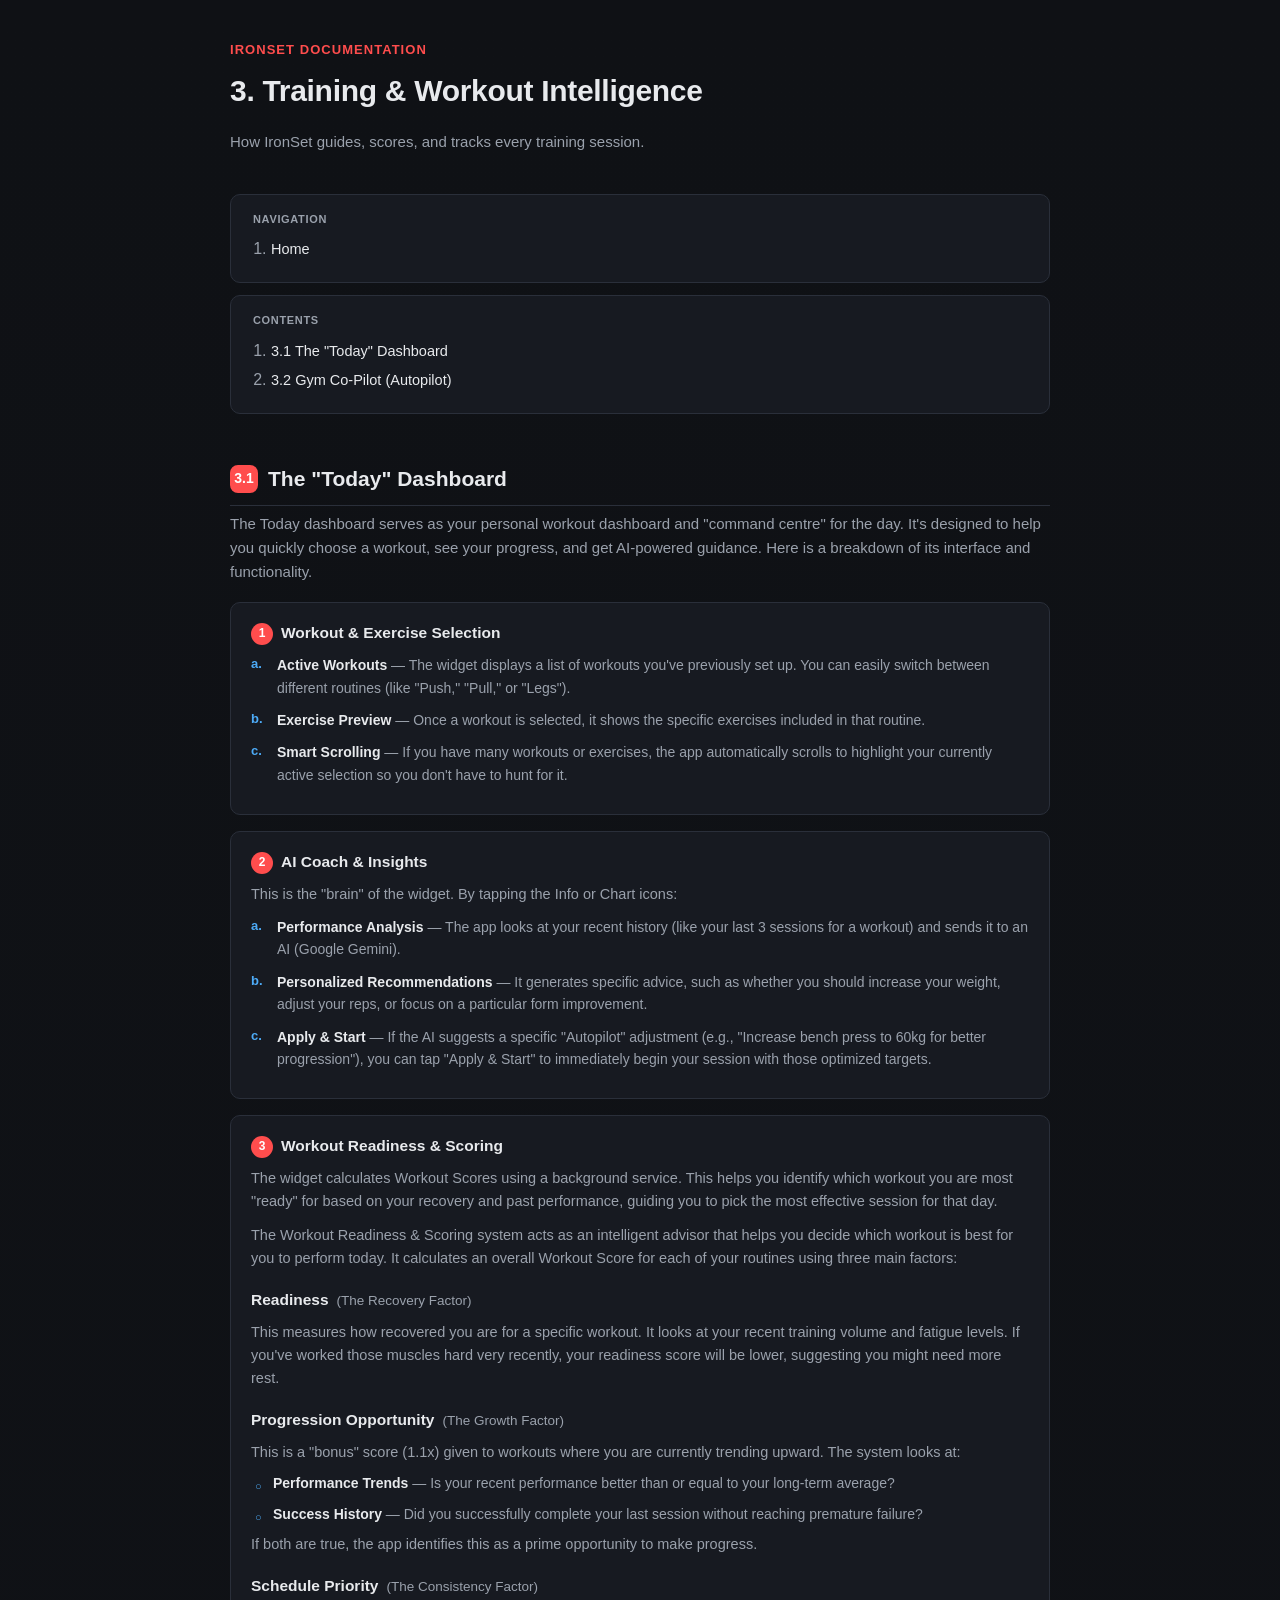
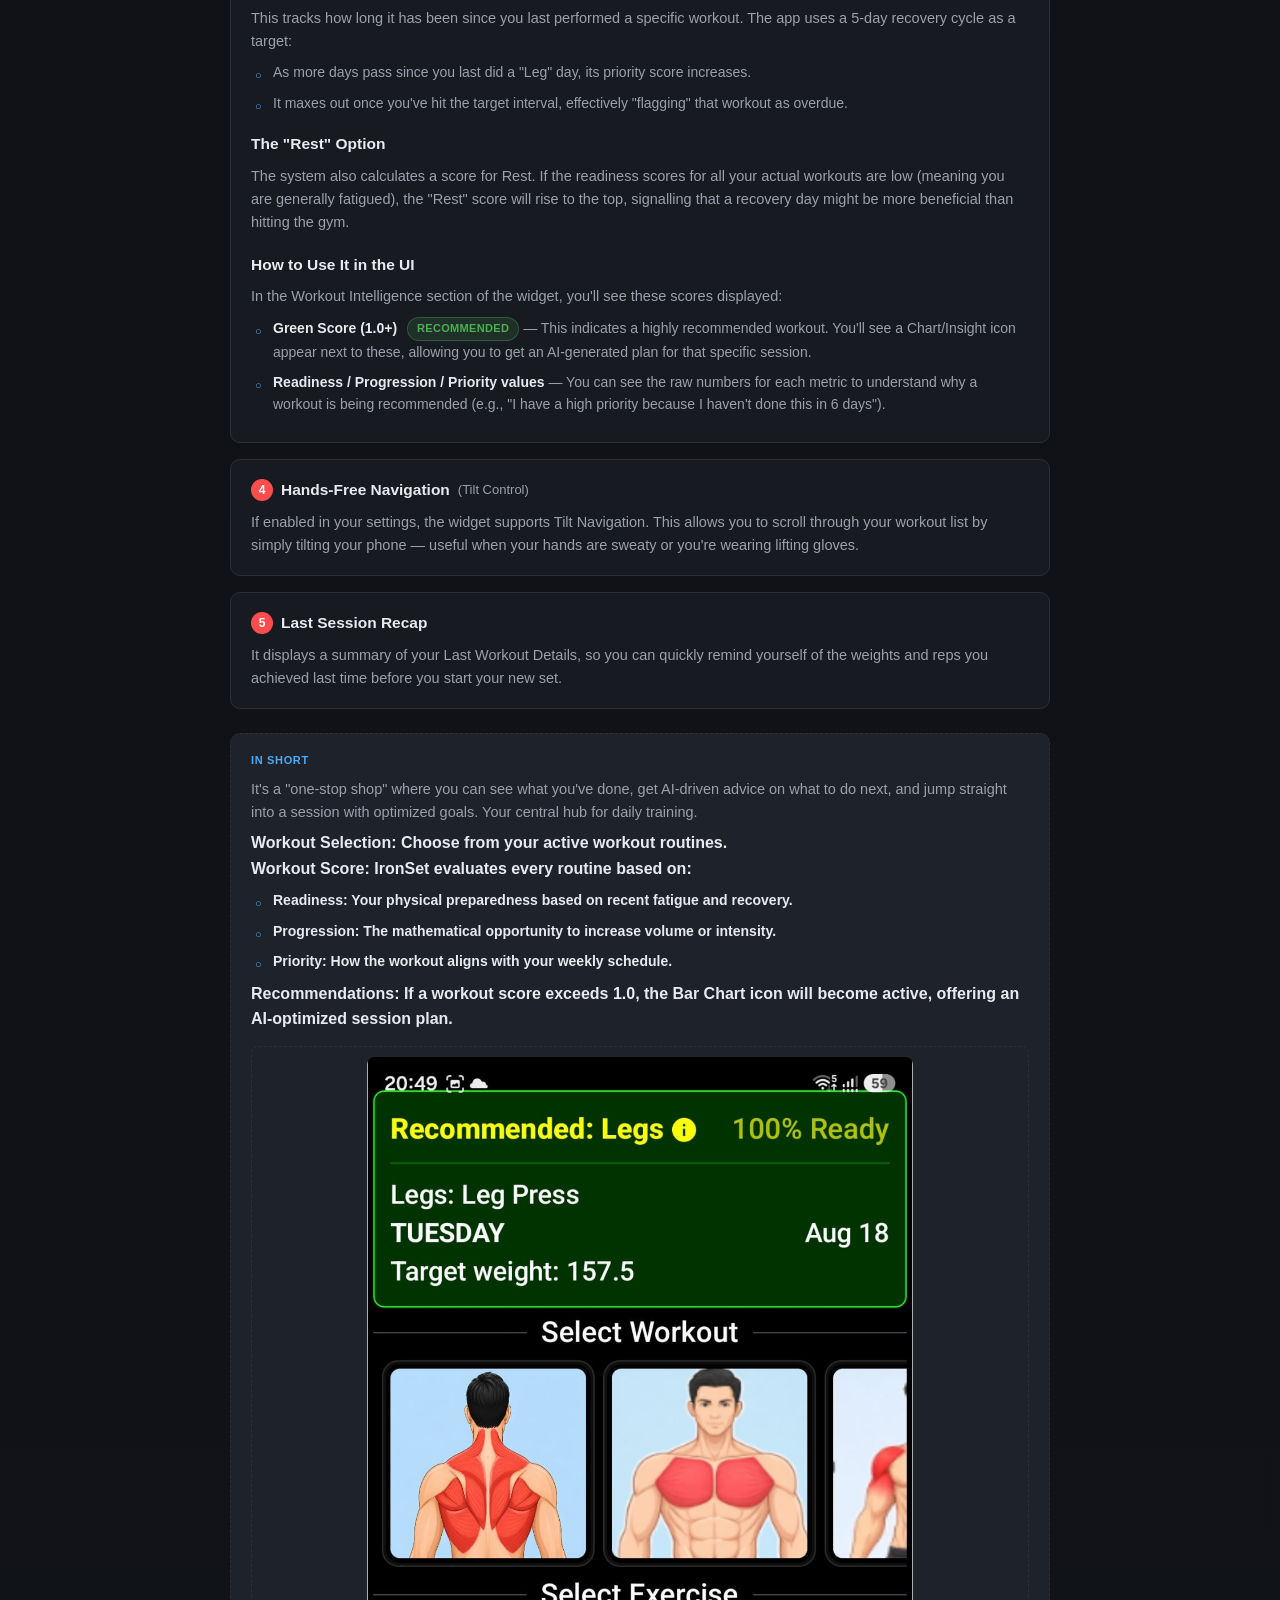
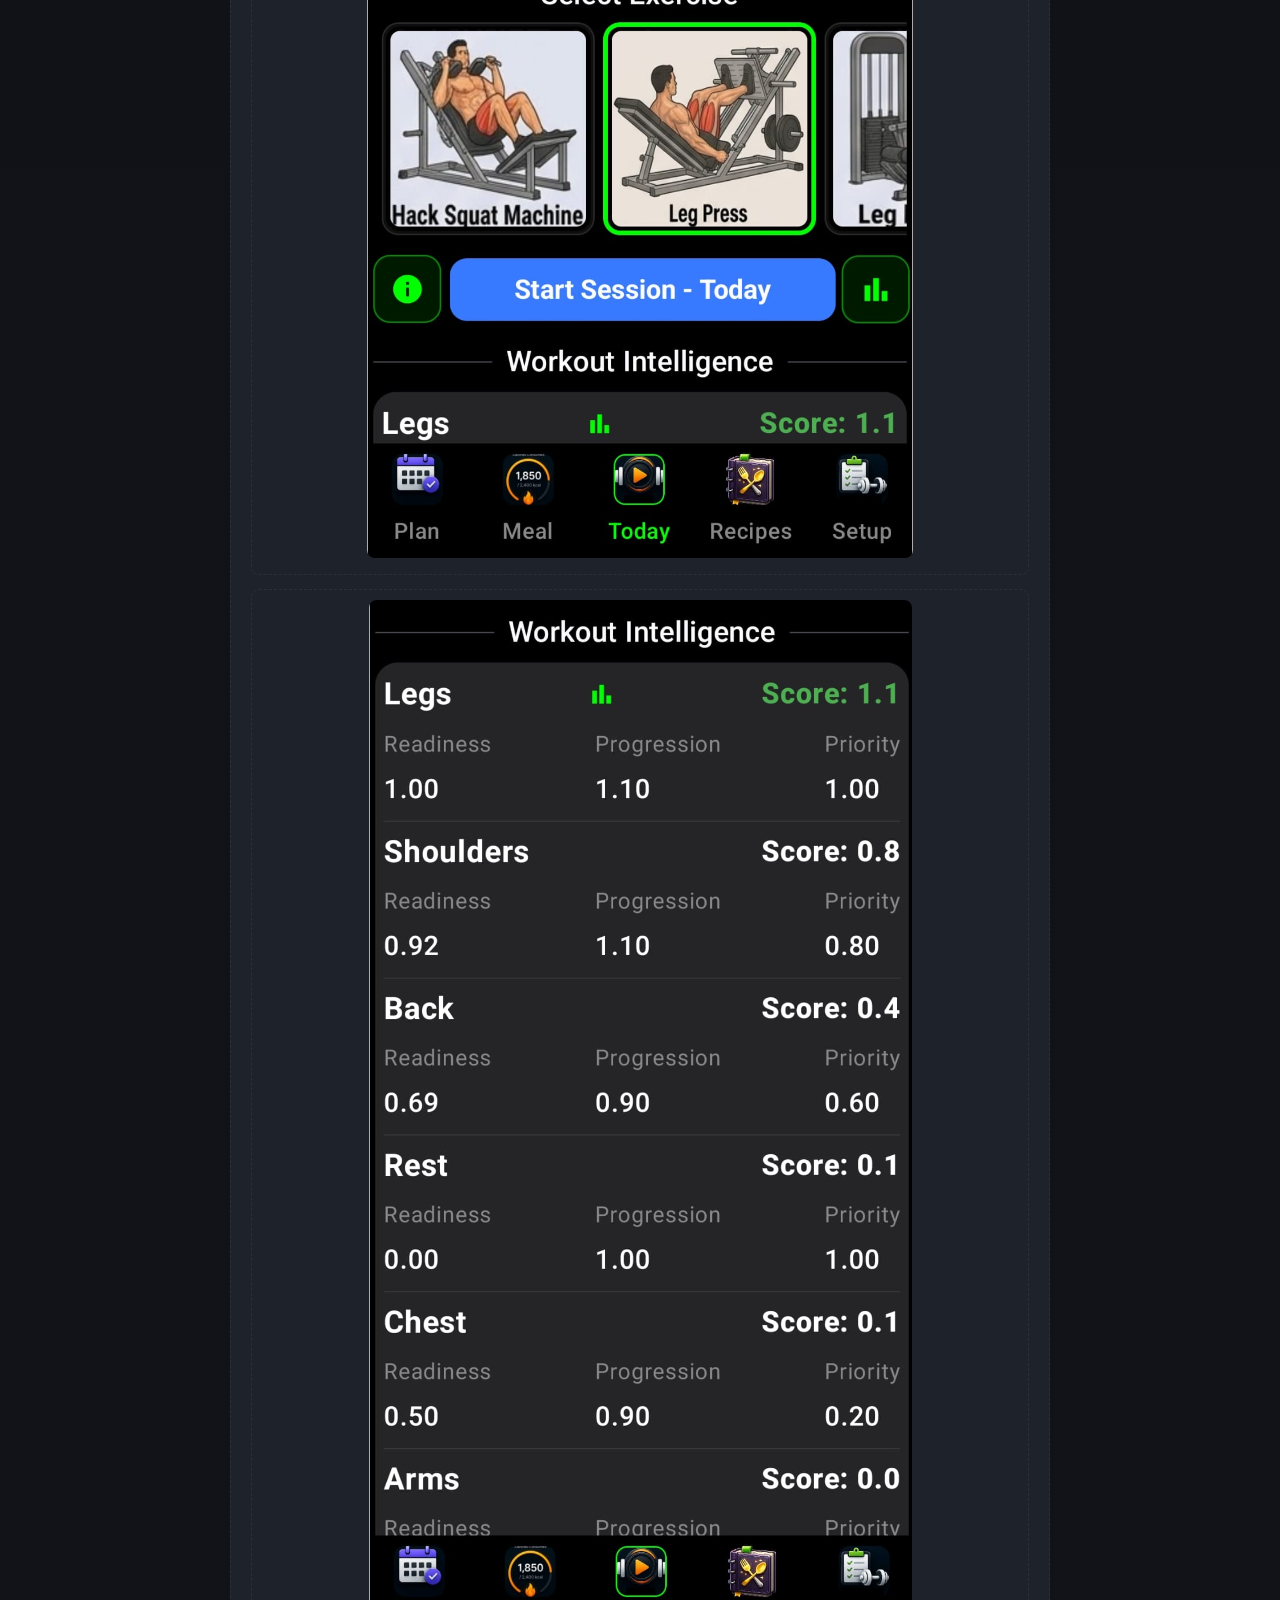
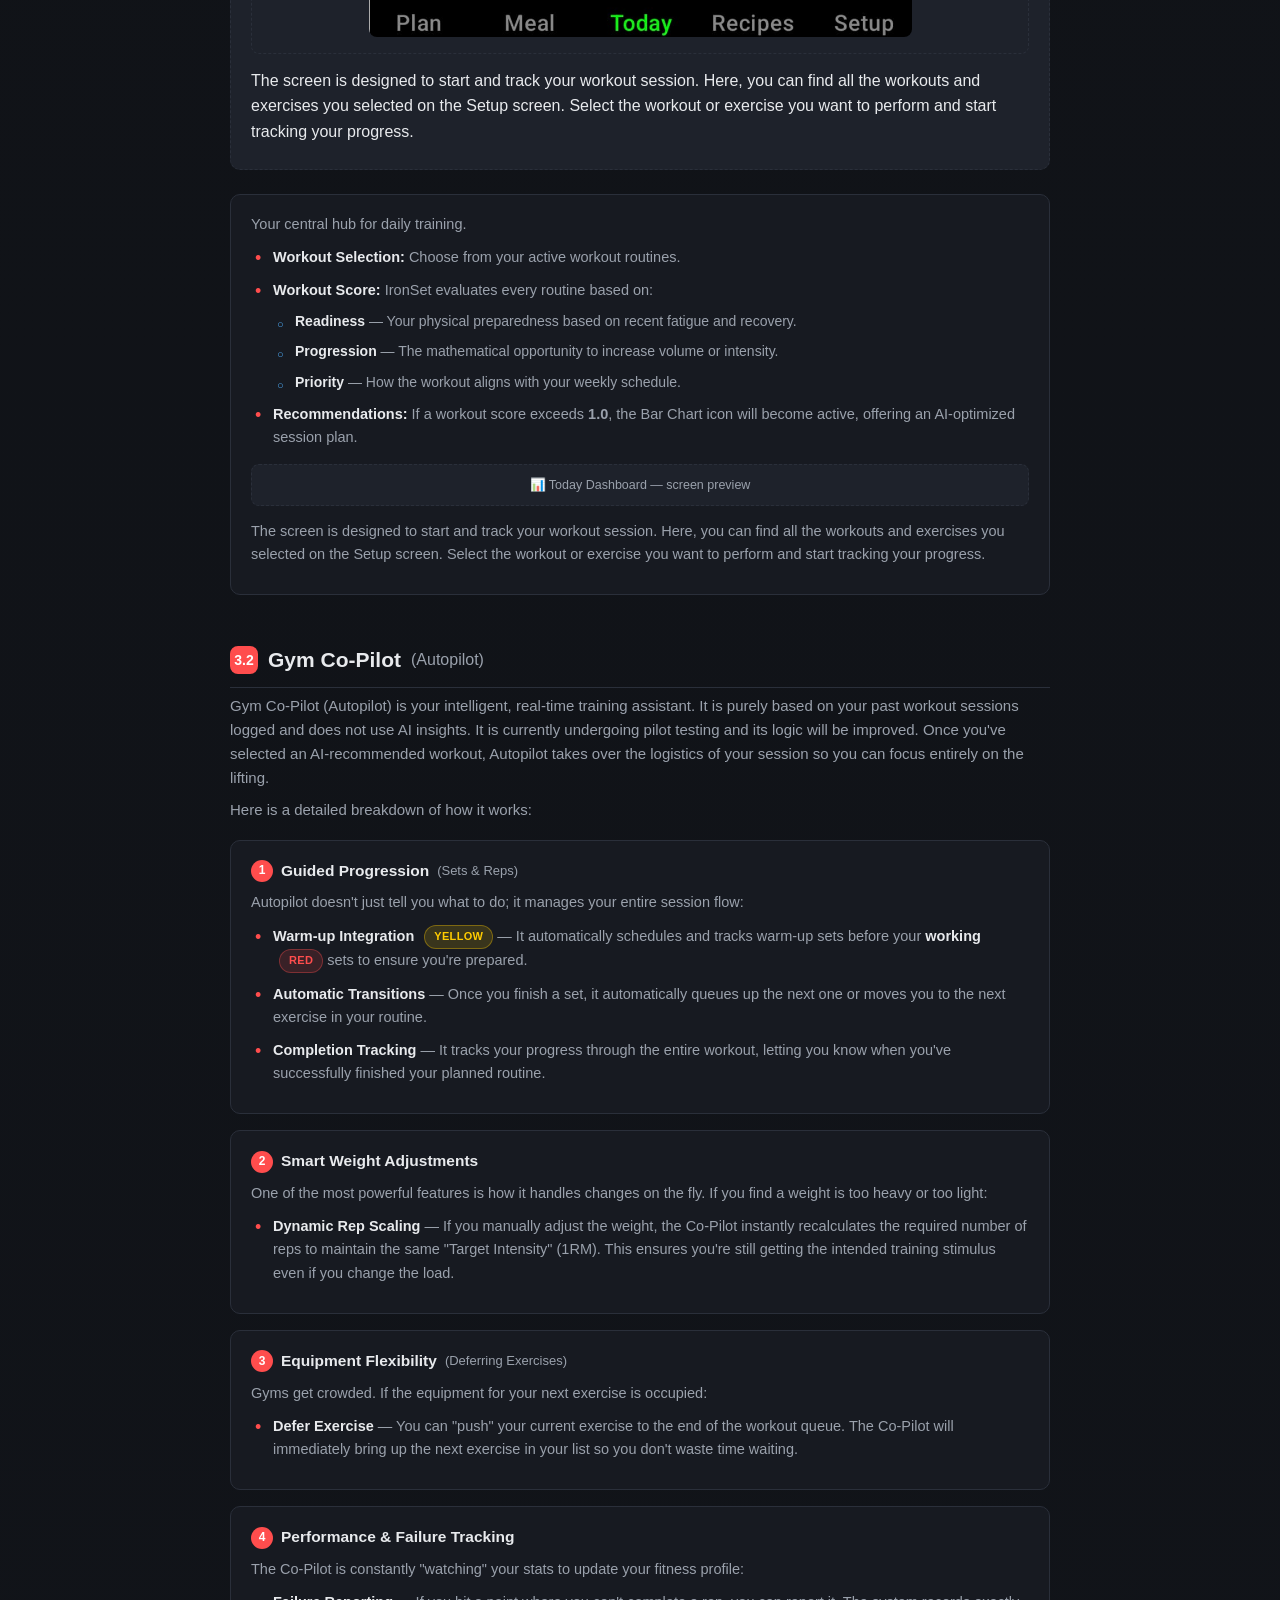
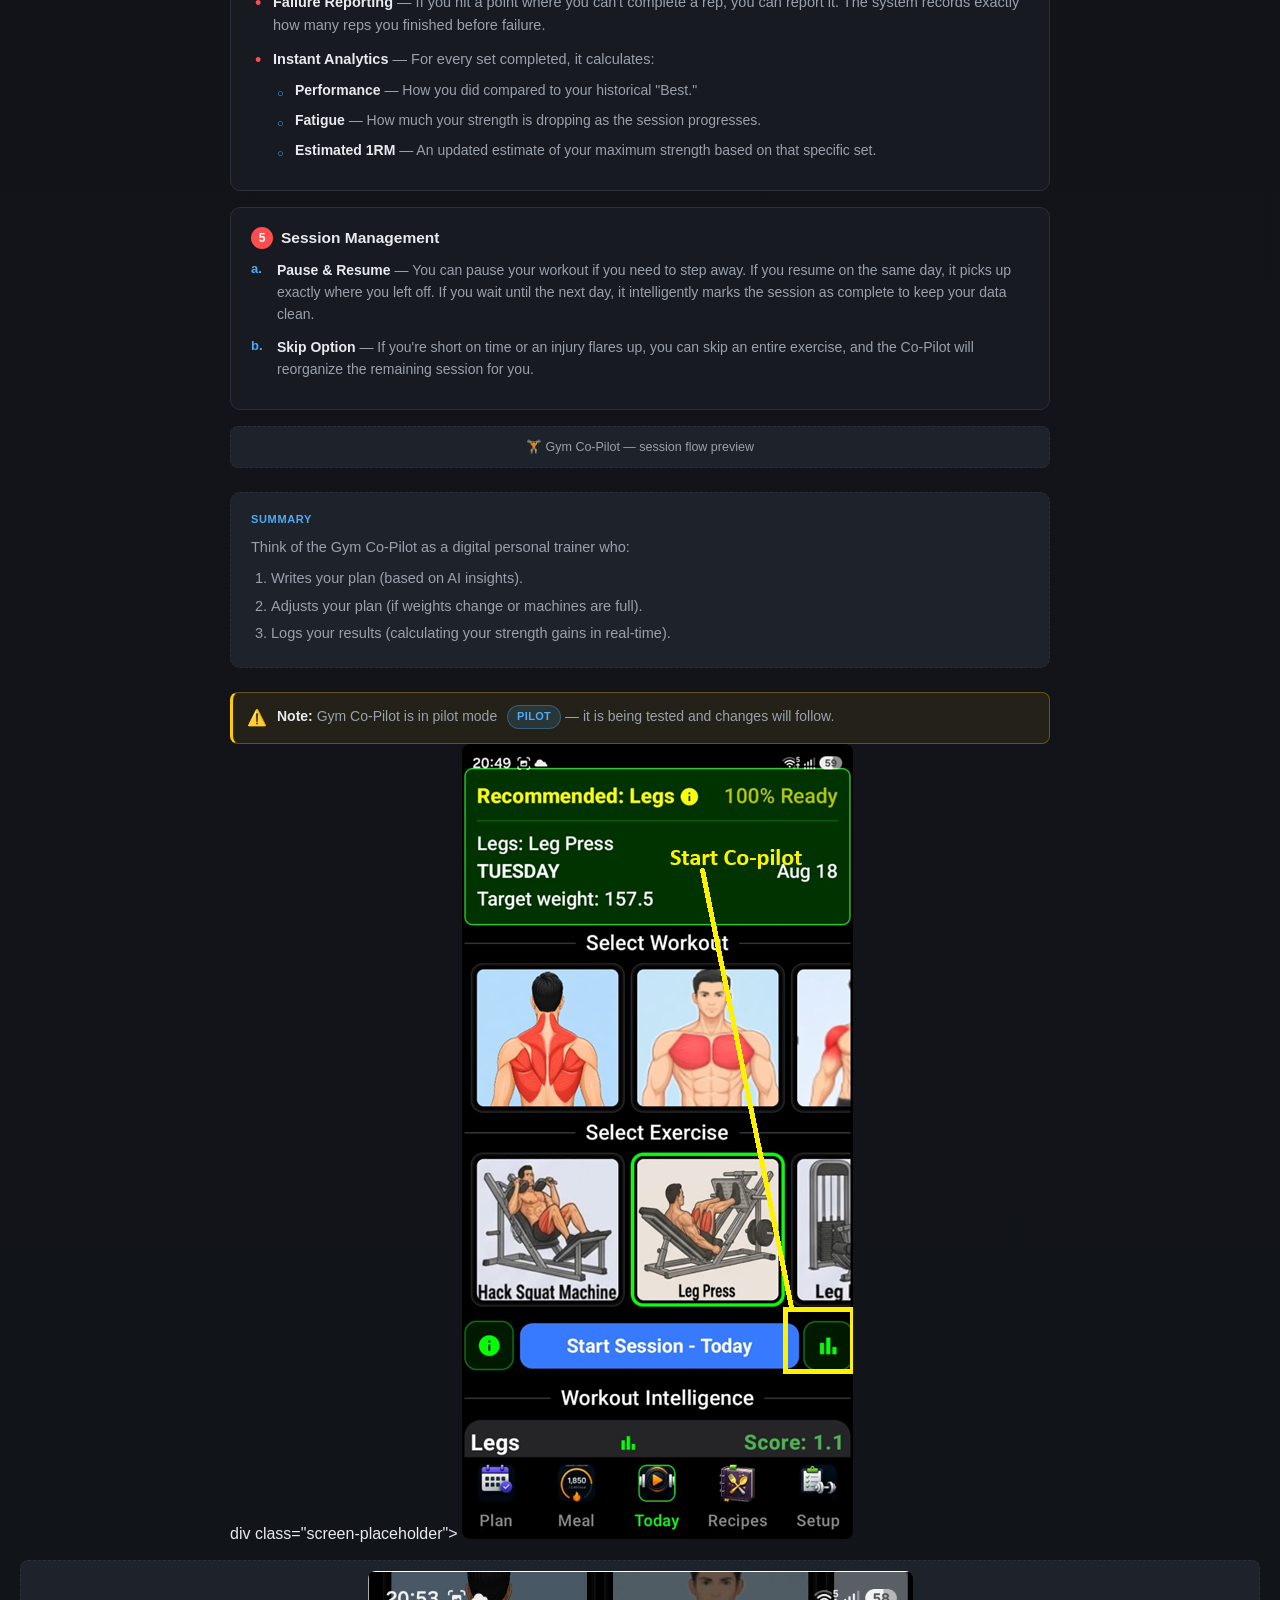
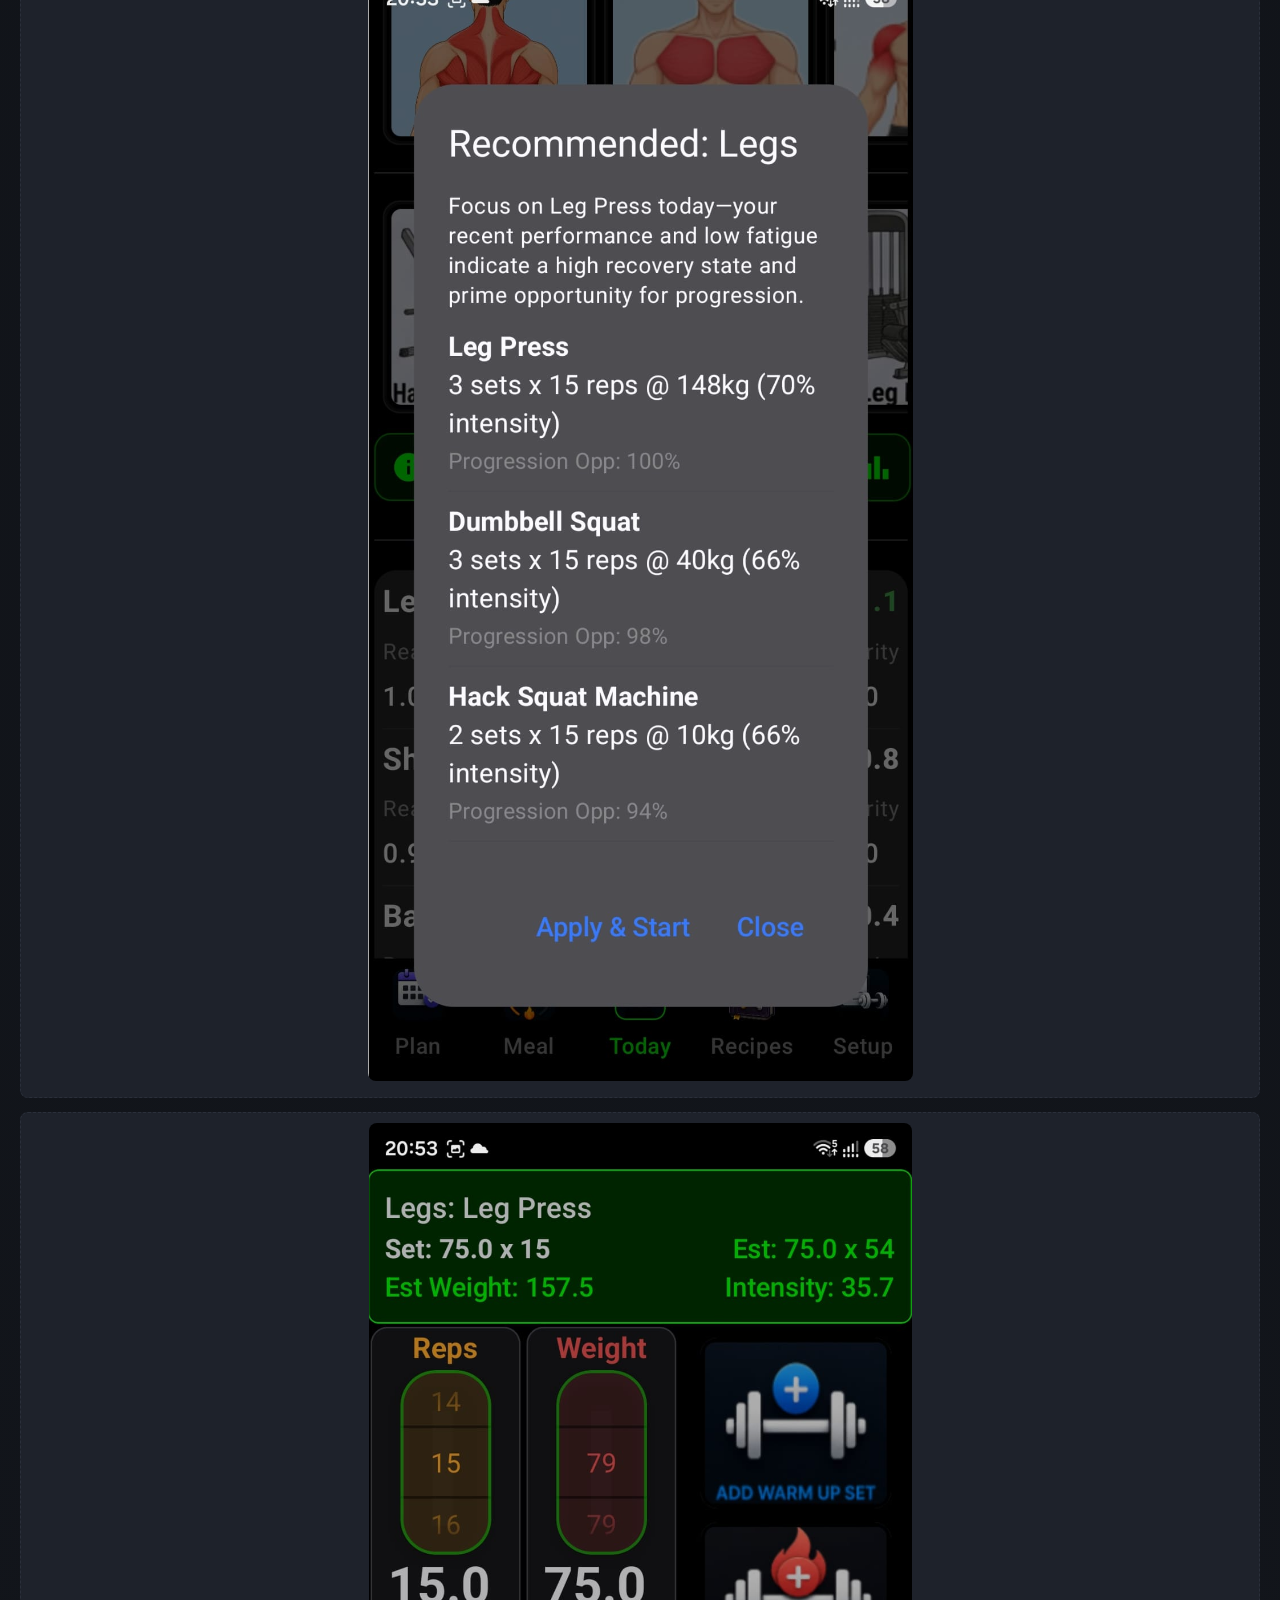
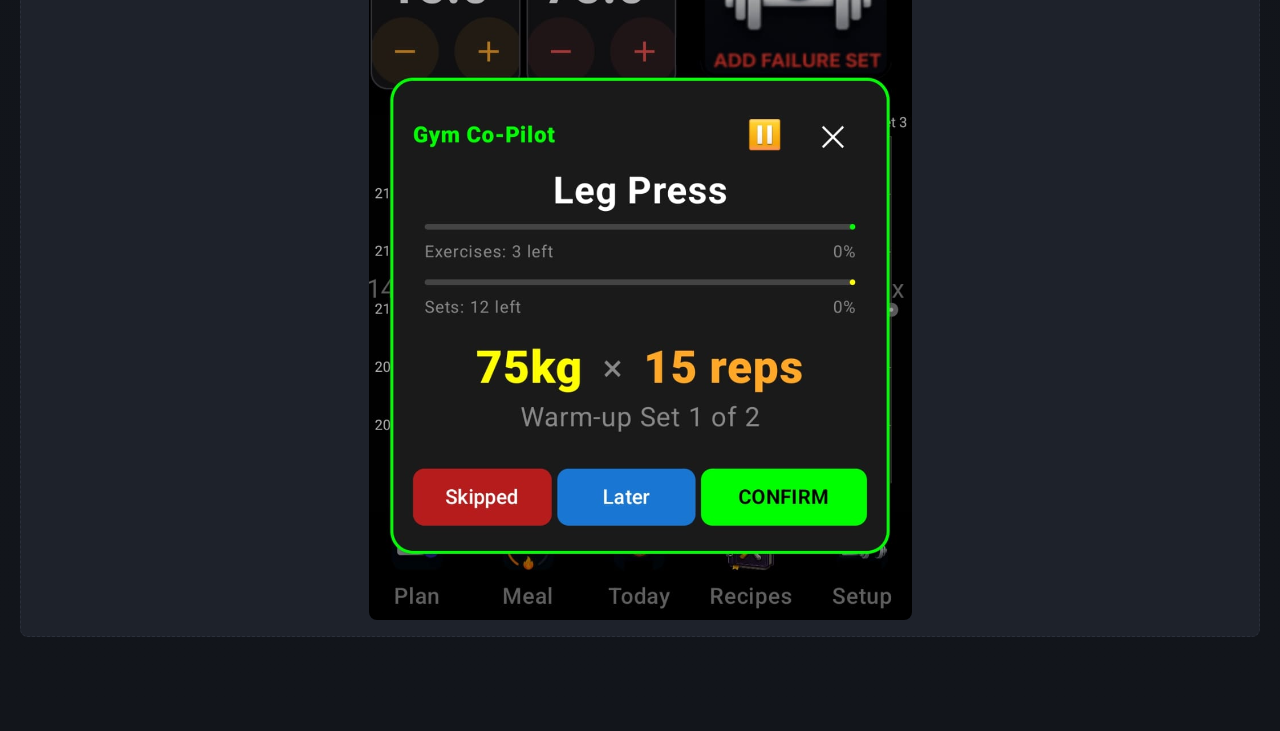
<file: today.html>
<!DOCTYPE html>
<html lang="en">
<head>
<meta charset="UTF-8">
<meta name="viewport" content="width=device-width, initial-scale=1.0">
<title>3. Training & Workout Intelligence — IronSet Manual</title>
<style>
  :root {
    --bg: #0f1115;
    --panel: #171a21;
    --panel-alt: #1e222b;
    --border: #2a2f3a;
    --text: #e8eaed;
    --text-dim: #9aa1ac;
    --accent: #ff4d4d;
    --accent-2: #ffcc00;
    --accent-3: #4dabf7;
    --green: #4caf50;
    --radius: 10px;
  }

  * { box-sizing: border-box; }

  body {
    margin: 0;
    background: linear-gradient(180deg, #0f1115 0%, #12151b 100%);
    color: var(--text);
    font-family: -apple-system, BlinkMacSystemFont, "Segoe UI", Roboto, Helvetica, Arial, sans-serif;
    line-height: 1.6;
    padding: 40px 20px 80px;
  }

  .container {
    max-width: 820px;
    margin: 0 auto;
  }

  .eyebrow {
    color: var(--accent);
    font-weight: 700;
    letter-spacing: 0.08em;
    text-transform: uppercase;
    font-size: 13px;
    margin-bottom: 6px;
  }

  h1 {
    font-size: 30px;
    margin: 0 0 6px;
    letter-spacing: -0.01em;
  }

  .subtitle {
    color: var(--text-dim);
    font-size: 15px;
    margin-bottom: 40px;
  }

  h2 {
    font-size: 21px;
    margin: 48px 0 6px;
    padding-bottom: 10px;
    border-bottom: 1px solid var(--border);
    display: flex;
    align-items: center;
    gap: 10px;
  }

  h2 .num {
    display: inline-flex;
    align-items: center;
    justify-content: center;
    width: 28px;
    height: 28px;
    border-radius: 8px;
    background: var(--accent);
    color: #fff;
    font-size: 14px;
    font-weight: 700;
    flex-shrink: 0;
  }

  h3.sub {
    font-size: 18px;
    margin: 30px 0 8px;
    display: flex;
    align-items: center;
    gap: 10px;
  }

  h3.sub .num {
    display: inline-flex;
    align-items: center;
    justify-content: center;
    width: 26px;
    height: 26px;
    border-radius: 7px;
    background: var(--accent-3);
    color: #0f1115;
    font-size: 13px;
    font-weight: 700;
    flex-shrink: 0;
  }

  .section-desc {
    color: var(--text-dim);
    margin: 4px 0 18px;
    font-size: 15px;
  }

  .card {
    background: var(--panel);
    border: 1px solid var(--border);
    border-radius: var(--radius);
    padding: 18px 20px;
    margin-bottom: 16px;
  }

  .card h4 {
    margin: 0 0 8px;
    font-size: 15.5px;
    display: flex;
    align-items: center;
    gap: 8px;
    color: var(--text);
  }

  .card h4 .idx {
    display: inline-flex;
    align-items: center;
    justify-content: center;
    width: 22px;
    height: 22px;
    border-radius: 50%;
    background: var(--accent);
    color: #fff;
    font-size: 12px;
    font-weight: 700;
    flex-shrink: 0;
  }

  .card p.desc {
    color: var(--text-dim);
    font-size: 14.5px;
    margin: 0 0 10px;
  }

  ul {
    margin: 0;
    padding-left: 0;
    list-style: none;
  }

  ul.top-level > li {
    margin-bottom: 10px;
    padding-left: 22px;
    position: relative;
    font-size: 14.5px;
    color: var(--text-dim);
  }

  ul.top-level > li::before {
    content: "•";
    color: var(--accent);
    position: absolute;
    left: 4px;
    font-size: 18px;
    line-height: 1.4;
  }

  ul.nested {
    margin-top: 8px;
  }

  ul.nested > li {
    padding-left: 22px;
    position: relative;
    margin-bottom: 8px;
    color: var(--text-dim);
    font-size: 14px;
  }

  ul.nested > li::before {
    content: "○";
    color: var(--accent-3);
    position: absolute;
    left: 4px;
    font-size: 11px;
    top: 6px;
  }

  ol.lettered {
    margin: 8px 0 0;
    padding-left: 0;
    list-style: none;
  }

  ol.lettered > li {
    counter-increment: letter-count;
    padding-left: 26px;
    position: relative;
    margin-bottom: 10px;
    color: var(--text-dim);
    font-size: 14px;
  }

  ol.lettered {
    counter-reset: letter-count;
  }

  ol.lettered > li::before {
    content: counter(letter-count, lower-alpha) ".";
    color: var(--accent-3);
    font-weight: 700;
    position: absolute;
    left: 0;
    font-size: 13px;
  }

  .label-strong {
    color: var(--text);
    font-weight: 600;
  }

  .pill {
    display: inline-block;
    font-size: 11px;
    font-weight: 700;
    padding: 2px 9px;
    border-radius: 999px;
    text-transform: uppercase;
    letter-spacing: 0.03em;
    margin-left: 6px;
    vertical-align: middle;
  }

  .pill-green { background: rgba(76, 175, 80, 0.15); color: var(--green); border: 1px solid rgba(76,175,80,0.35); }
  .pill-warmup { background: rgba(255, 204, 0, 0.15); color: var(--accent-2); border: 1px solid rgba(255,204,0,0.35); }
  .pill-working { background: rgba(255, 77, 77, 0.15); color: var(--accent); border: 1px solid rgba(255,77,77,0.35); }
  .pill-pilot { background: rgba(77, 171, 247, 0.15); color: var(--accent-3); border: 1px solid rgba(77,171,247,0.35); }

  .grid {
    display: grid;
    grid-template-columns: 1fr 1fr;
    gap: 12px;
    margin-top: 10px;
  }

  .grid.three {
    grid-template-columns: 1fr 1fr 1fr;
  }

  @media (max-width: 600px) {
    .grid, .grid.three { grid-template-columns: 1fr; }
  }

  .metric-box {
    background: var(--panel-alt);
    border: 1px solid var(--border);
    border-radius: 8px;
    padding: 12px 14px;
  }

  .metric-box .metric-name {
    font-weight: 600;
    font-size: 14px;
    margin-bottom: 4px;
    color: var(--text);
  }

  .metric-box .metric-desc {
    font-size: 13.5px;
    color: var(--text-dim);
  }

  .callout {
    display: flex;
    gap: 10px;
    align-items: flex-start;
    background: rgba(77, 171, 247, 0.08);
    border: 1px solid rgba(77, 171, 247, 0.25);
    border-left: 3px solid var(--accent-3);
    border-radius: 8px;
    padding: 12px 14px;
    font-size: 14px;
    color: var(--text-dim);
    margin-top: 14px;
  }

  .callout.warn {
    background: rgba(255, 204, 0, 0.08);
    border-color: rgba(255, 204, 0, 0.3);
    border-left-color: var(--accent-2);
  }

  .callout .icon {
    font-size: 16px;
    flex-shrink: 0;
  }

  .callout strong {
    color: var(--text);
  }

  .summary-box {
    background: var(--panel-alt);
    border: 1px dashed var(--border);
    border-radius: var(--radius);
    padding: 18px 20px;
    margin: 24px 0;
  }

  .summary-box .tag {
    font-size: 11px;
    font-weight: 700;
    text-transform: uppercase;
    letter-spacing: 0.06em;
    color: var(--accent-3);
    margin-bottom: 8px;
    display: block;
  }

  .summary-box p {
    margin: 0 0 6px;
    color: var(--text-dim);
    font-size: 14.5px;
  }

  .summary-box ol {
    margin: 8px 0 0;
    padding-left: 20px;
    color: var(--text-dim);
    font-size: 14.5px;
  }

  .summary-box ol li { margin-bottom: 4px; }

  .screen-placeholder {
    border: 1px dashed var(--border);
    border-radius: 8px;
    padding: 10px 14px;
    font-size: 12.5px;
    color: var(--text-dim);
    text-align: center;
    margin: 14px 0;
    background: var(--panel-alt);
  }

  .toc {
    background: var(--panel);
    border: 1px solid var(--border);
    border-radius: var(--radius);
    padding: 16px 22px;
    margin-bottom: 12px;
  }

  .toc .tag {
    font-size: 11px;
    font-weight: 700;
    text-transform: uppercase;
    letter-spacing: 0.06em;
    color: var(--text-dim);
    margin-bottom: 8px;
    display: block;
  }

  .toc a {
    color: var(--text);
    text-decoration: none;
    font-size: 14.5px;
  }

  .toc a:hover { color: var(--accent-3); }

  .toc ol {
    margin: 0;
    padding-left: 18px;
    color: var(--text-dim);
  }

  .toc li { margin-bottom: 4px; }
</style>
</head>
<body>
<div class="container">

  <div class="eyebrow">IronSet Documentation</div>
  <h1>3. Training &amp; Workout Intelligence</h1>
  <p class="subtitle">How IronSet guides, scores, and tracks every training session.</p>

  <nav class="toc">
    <span class="tag">Navigation</span>
    <ol>
      <li><a href="index.html">Home</a></li>
    </ol>
  </nav>

  <nav class="toc">
    <span class="tag">Contents</span>
    <ol>
      <li><a href="#today">3.1 The "Today" Dashboard</a></li>
      <li><a href="#copilot">3.2 Gym Co-Pilot (Autopilot)</a></li>
    </ol>
  </nav>

  <!-- 3.1 -->
  <h2 id="today"><span class="num">3.1</span> The "Today" Dashboard</h2>
  <p class="section-desc">
    The Today dashboard serves as your personal workout dashboard and "command centre" for the day. It's designed to help you quickly choose a workout, see your progress, and get AI-powered guidance. Here is a breakdown of its interface and functionality.
  </p>

  <div class="card">
    <h4><span class="idx">1</span> Workout &amp; Exercise Selection</h4>
    <ol class="lettered">
      <li><span class="label-strong">Active Workouts</span> — The widget displays a list of workouts you've previously set up. You can easily switch between different routines (like "Push," "Pull," or "Legs").</li>
      <li><span class="label-strong">Exercise Preview</span> — Once a workout is selected, it shows the specific exercises included in that routine.</li>
      <li><span class="label-strong">Smart Scrolling</span> — If you have many workouts or exercises, the app automatically scrolls to highlight your currently active selection so you don't have to hunt for it.</li>
    </ol>
  </div>

  <div class="card">
    <h4><span class="idx">2</span> AI Coach &amp; Insights</h4>
    <p class="desc">This is the "brain" of the widget. By tapping the Info or Chart icons:</p>
    <ol class="lettered">
      <li><span class="label-strong">Performance Analysis</span> — The app looks at your recent history (like your last 3 sessions for a workout) and sends it to an AI (Google Gemini).</li>
      <li><span class="label-strong">Personalized Recommendations</span> — It generates specific advice, such as whether you should increase your weight, adjust your reps, or focus on a particular form improvement.</li>
      <li><span class="label-strong">Apply &amp; Start</span> — If the AI suggests a specific "Autopilot" adjustment (e.g., "Increase bench press to 60kg for better progression"), you can tap "Apply &amp; Start" to immediately begin your session with those optimized targets.</li>
    </ol>
  </div>

  <div class="card">
    <h4><span class="idx">3</span> Workout Readiness &amp; Scoring</h4>
    <p class="desc">
      The widget calculates Workout Scores using a background service. This helps you identify which workout you are most "ready" for based on your recovery and past performance, guiding you to pick the most effective session for that day.
    </p>
    <p class="desc">
      The Workout Readiness &amp; Scoring system acts as an intelligent advisor that helps you decide which workout is best for you to perform today. It calculates an overall Workout Score for each of your routines using three main factors:
    </p>

    <h4 style="margin-top:18px;">Readiness <span style="font-weight:400;color:var(--text-dim);font-size:13.5px;">(The Recovery Factor)</span></h4>
    <p class="desc" style="margin-bottom:0;">This measures how recovered you are for a specific workout. It looks at your recent training volume and fatigue levels. If you've worked those muscles hard very recently, your readiness score will be lower, suggesting you might need more rest.</p>

    <h4 style="margin-top:18px;">Progression Opportunity <span style="font-weight:400;color:var(--text-dim);font-size:13.5px;">(The Growth Factor)</span></h4>
    <p class="desc" style="margin-bottom:6px;">This is a "bonus" score (1.1x) given to workouts where you are currently trending upward. The system looks at:</p>
    <ul class="nested">
      <li><span class="label-strong">Performance Trends</span> — Is your recent performance better than or equal to your long-term average?</li>
      <li><span class="label-strong">Success History</span> — Did you successfully complete your last session without reaching premature failure?</li>
    </ul>
    <p class="desc" style="margin-top:6px;">If both are true, the app identifies this as a prime opportunity to make progress.</p>

    <h4 style="margin-top:18px;">Schedule Priority <span style="font-weight:400;color:var(--text-dim);font-size:13.5px;">(The Consistency Factor)</span></h4>
    <p class="desc" style="margin-bottom:6px;">This tracks how long it has been since you last performed a specific workout. The app uses a 5-day recovery cycle as a target:</p>
    <ul class="nested">
      <li>As more days pass since you last did a "Leg" day, its priority score increases.</li>
      <li>It maxes out once you've hit the target interval, effectively "flagging" that workout as overdue.</li>
    </ul>

    <h4 style="margin-top:18px;">The "Rest" Option</h4>
    <p class="desc" style="margin-bottom:0;">The system also calculates a score for Rest. If the readiness scores for all your actual workouts are low (meaning you are generally fatigued), the "Rest" score will rise to the top, signalling that a recovery day might be more beneficial than hitting the gym.</p>

    <h4 style="margin-top:18px;">How to Use It in the UI</h4>
    <p class="desc" style="margin-bottom:6px;">In the Workout Intelligence section of the widget, you'll see these scores displayed:</p>
    <ul class="nested">
      <li><span class="label-strong">Green Score (1.0+)</span> <span class="pill pill-green">Recommended</span> — This indicates a highly recommended workout. You'll see a Chart/Insight icon appear next to these, allowing you to get an AI-generated plan for that specific session.</li>
      <li><span class="label-strong">Readiness / Progression / Priority values</span> — You can see the raw numbers for each metric to understand why a workout is being recommended (e.g., "I have a high priority because I haven't done this in 6 days").</li>
    </ul>
  </div>

  <div class="card">
    <h4><span class="idx">4</span> Hands-Free Navigation <span style="font-weight:400;color:var(--text-dim);font-size:13px;">(Tilt Control)</span></h4>
    <p class="desc" style="margin:0;">If enabled in your settings, the widget supports Tilt Navigation. This allows you to scroll through your workout list by simply tilting your phone — useful when your hands are sweaty or you're wearing lifting gloves.</p>
  </div>

  <div class="card">
    <h4><span class="idx">5</span> Last Session Recap</h4>
    <p class="desc" style="margin:0;">It displays a summary of your Last Workout Details, so you can quickly remind yourself of the weights and reps you achieved last time before you start your new set.</p>
  </div>

  <div class="summary-box">
    <span class="tag">In Short</span>
    <p>
        It's a "one-stop shop" where you can see what you've done, get AI-driven advice on what to do next, and jump straight into a session with optimized goals.
        Your central hub for daily training.
        <ul>

            <li><span class="label-strong">Workout Selection: Choose from your active workout routines.</span>
            <li><span class="label-strong">Workout Score: IronSet evaluates every routine based on:</span>
                <ul class="nested">
                    <li><span class="label-strong">Readiness: Your physical preparedness based on recent fatigue and recovery.</span>
                    <li><span class="label-strong">Progression: The mathematical opportunity to increase volume or intensity.</span>
                    <li><span class="label-strong">Priority: How the workout aligns with your weekly schedule.</span>
                </ul>
            <li><span class="label-strong">Recommendations: If a workout score exceeds 1.0, the Bar Chart icon will become active, offering an AI-optimized session plan.</span>
        </ul>

        <div class="screen-placeholder">
            <img
                src="images/today.png"
                alt="Today screen"
                style="max-width: 100%; border-radius: 8px"
            />
        </div>
                            <div class="screen-placeholder">
            <img
                src="images/today_workout_intelligence.png"
                alt="Setup ai cost set up"
                style="max-width: 100%; border-radius: 8px"
            />
        </div>

        The screen is designed to start and track your workout session.
        Here, you can find all the workouts and exercises you selected on the Setup screen. Select the workout or exercise you want to perform and start tracking your progress.
    </p>
  </div>

  <div class="card">
    <p class="desc" style="margin-bottom:10px;">Your central hub for daily training.</p>
    <ul class="top-level">
      <li><span class="label-strong">Workout Selection:</span> Choose from your active workout routines.</li>
      <li>
        <span class="label-strong">Workout Score:</span> IronSet evaluates every routine based on:
        <ul class="nested">
          <li><span class="label-strong">Readiness</span> — Your physical preparedness based on recent fatigue and recovery.</li>
          <li><span class="label-strong">Progression</span> — The mathematical opportunity to increase volume or intensity.</li>
          <li><span class="label-strong">Priority</span> — How the workout aligns with your weekly schedule.</li>
        </ul>
      </li>
      <li><span class="label-strong">Recommendations:</span> If a workout score exceeds <strong>1.0</strong>, the Bar Chart icon will become active, offering an AI-optimized session plan.</li>
    </ul>

    <div class="screen-placeholder">📊 Today Dashboard — screen preview</div>

    <p class="desc" style="margin-top:14px;">
      The screen is designed to start and track your workout session. Here, you can find all the workouts and exercises you selected on the Setup screen. Select the workout or exercise you want to perform and start tracking your progress.
    </p>
  </div>

  <!-- 3.2 -->
  <h2 id="copilot"><span class="num">3.2</span> Gym Co-Pilot <span style="font-weight:400;color:var(--text-dim);font-size:16px;">(Autopilot)</span></h2>
  <p class="section-desc">
    Gym Co-Pilot (Autopilot) is your intelligent, real-time training assistant. It is purely based on your past workout sessions logged and does not use AI insights. It is currently undergoing pilot testing and its logic will be improved. Once you've selected an AI-recommended workout, Autopilot takes over the logistics of your session so you can focus entirely on the lifting.
  </p>
  <p class="section-desc" style="margin-top:-10px;">Here is a detailed breakdown of how it works:</p>

  <div class="card">
    <h4><span class="idx">1</span> Guided Progression <span style="font-weight:400;color:var(--text-dim);font-size:13px;">(Sets &amp; Reps)</span></h4>
    <p class="desc">Autopilot doesn't just tell you what to do; it manages your entire session flow:</p>
    <ul class="top-level">
      <li>
        <span class="label-strong">Warm-up Integration</span> <span class="pill pill-warmup">Yellow</span> — It automatically schedules and tracks warm-up sets before your <span class="label-strong">working</span> <span class="pill pill-working">Red</span> sets to ensure you're prepared.
      </li>
      <li><span class="label-strong">Automatic Transitions</span> — Once you finish a set, it automatically queues up the next one or moves you to the next exercise in your routine.</li>
      <li><span class="label-strong">Completion Tracking</span> — It tracks your progress through the entire workout, letting you know when you've successfully finished your planned routine.</li>
    </ul>
  </div>

  <div class="card">
    <h4><span class="idx">2</span> Smart Weight Adjustments</h4>
    <p class="desc">One of the most powerful features is how it handles changes on the fly. If you find a weight is too heavy or too light:</p>
    <ul class="top-level">
      <li><span class="label-strong">Dynamic Rep Scaling</span> — If you manually adjust the weight, the Co-Pilot instantly recalculates the required number of reps to maintain the same "Target Intensity" (1RM). This ensures you're still getting the intended training stimulus even if you change the load.</li>
    </ul>
  </div>

  <div class="card">
    <h4><span class="idx">3</span> Equipment Flexibility <span style="font-weight:400;color:var(--text-dim);font-size:13px;">(Deferring Exercises)</span></h4>
    <p class="desc" style="margin-bottom:10px;">Gyms get crowded. If the equipment for your next exercise is occupied:</p>
    <ul class="top-level">
      <li><span class="label-strong">Defer Exercise</span> — You can "push" your current exercise to the end of the workout queue. The Co-Pilot will immediately bring up the next exercise in your list so you don't waste time waiting.</li>
    </ul>
  </div>

  <div class="card">
    <h4><span class="idx">4</span> Performance &amp; Failure Tracking</h4>
    <p class="desc">The Co-Pilot is constantly "watching" your stats to update your fitness profile:</p>
    <ul class="top-level">
      <li><span class="label-strong">Failure Reporting</span> — If you hit a point where you can't complete a rep, you can report it. The system records exactly how many reps you finished before failure.</li>
      <li>
        <span class="label-strong">Instant Analytics</span> — For every set completed, it calculates:
        <ul class="nested">
          <li><span class="label-strong">Performance</span> — How you did compared to your historical "Best."</li>
          <li><span class="label-strong">Fatigue</span> — How much your strength is dropping as the session progresses.</li>
          <li><span class="label-strong">Estimated 1RM</span> — An updated estimate of your maximum strength based on that specific set.</li>
        </ul>
      </li>
    </ul>
  </div>

  <div class="card">
    <h4><span class="idx">5</span> Session Management</h4>
    <ol class="lettered">
      <li><span class="label-strong">Pause &amp; Resume</span> — You can pause your workout if you need to step away. If you resume on the same day, it picks up exactly where you left off. If you wait until the next day, it intelligently marks the session as complete to keep your data clean.</li>
      <li><span class="label-strong">Skip Option</span> — If you're short on time or an injury flares up, you can skip an entire exercise, and the Co-Pilot will reorganize the remaining session for you.</li>
    </ol>
  </div>

  <div class="screen-placeholder">🏋️ Gym Co-Pilot — session flow preview</div>

  <div class="summary-box">
    <span class="tag">Summary</span>
    <p>Think of the Gym Co-Pilot as a digital personal trainer who:</p>
    <ol>
      <li>Writes your plan (based on AI insights).</li>
      <li>Adjusts your plan (if weights change or machines are full).</li>
      <li>Logs your results (calculating your strength gains in real-time).</li>
    </ol>
  </div>

  <div class="callout warn">
    <span class="icon">⚠️</span>
    <div><strong>Note:</strong> Gym Co-Pilot is in pilot mode <span class="pill pill-pilot">Pilot</span> — it is being tested and changes will follow.</div>
  </div>

      div class="screen-placeholder">
          <img
              src="images/today_copilot_start.png"
              alt="Today copilot start"
              style="max-width: 100%; border-radius: 8px"
          />
      </div>
      <div class="screen-placeholder">
          <img
              src="images/today_copilot_info.png"
              alt="Today copilot info"
              style="max-width: 100%; border-radius: 8px"
          />
      </div>
      <div class="screen-placeholder">
          <img
              src="images/today_copilot_progress.png"
              alt="Today copilot progress"
              style="max-width: 100%; border-radius: 8px"
          />
      </div>
    </div>
  </body>
</html>
</file>
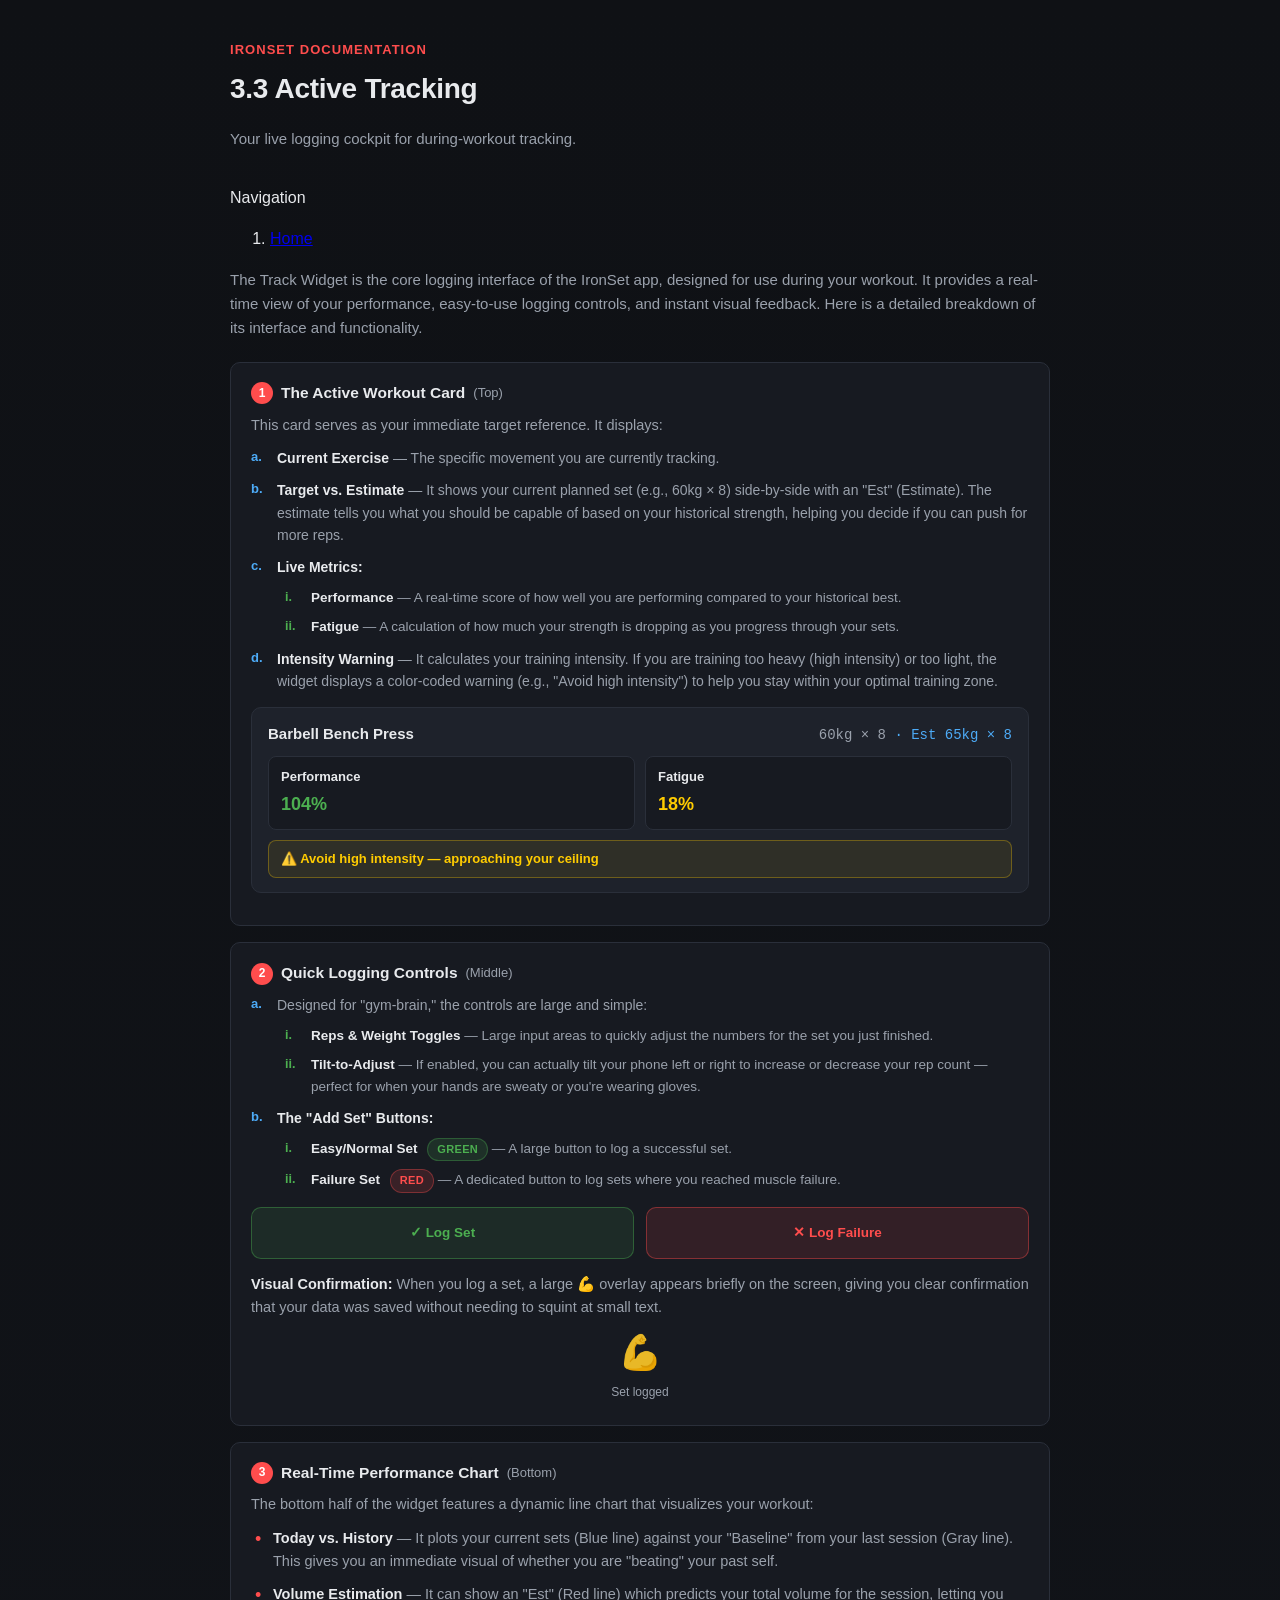
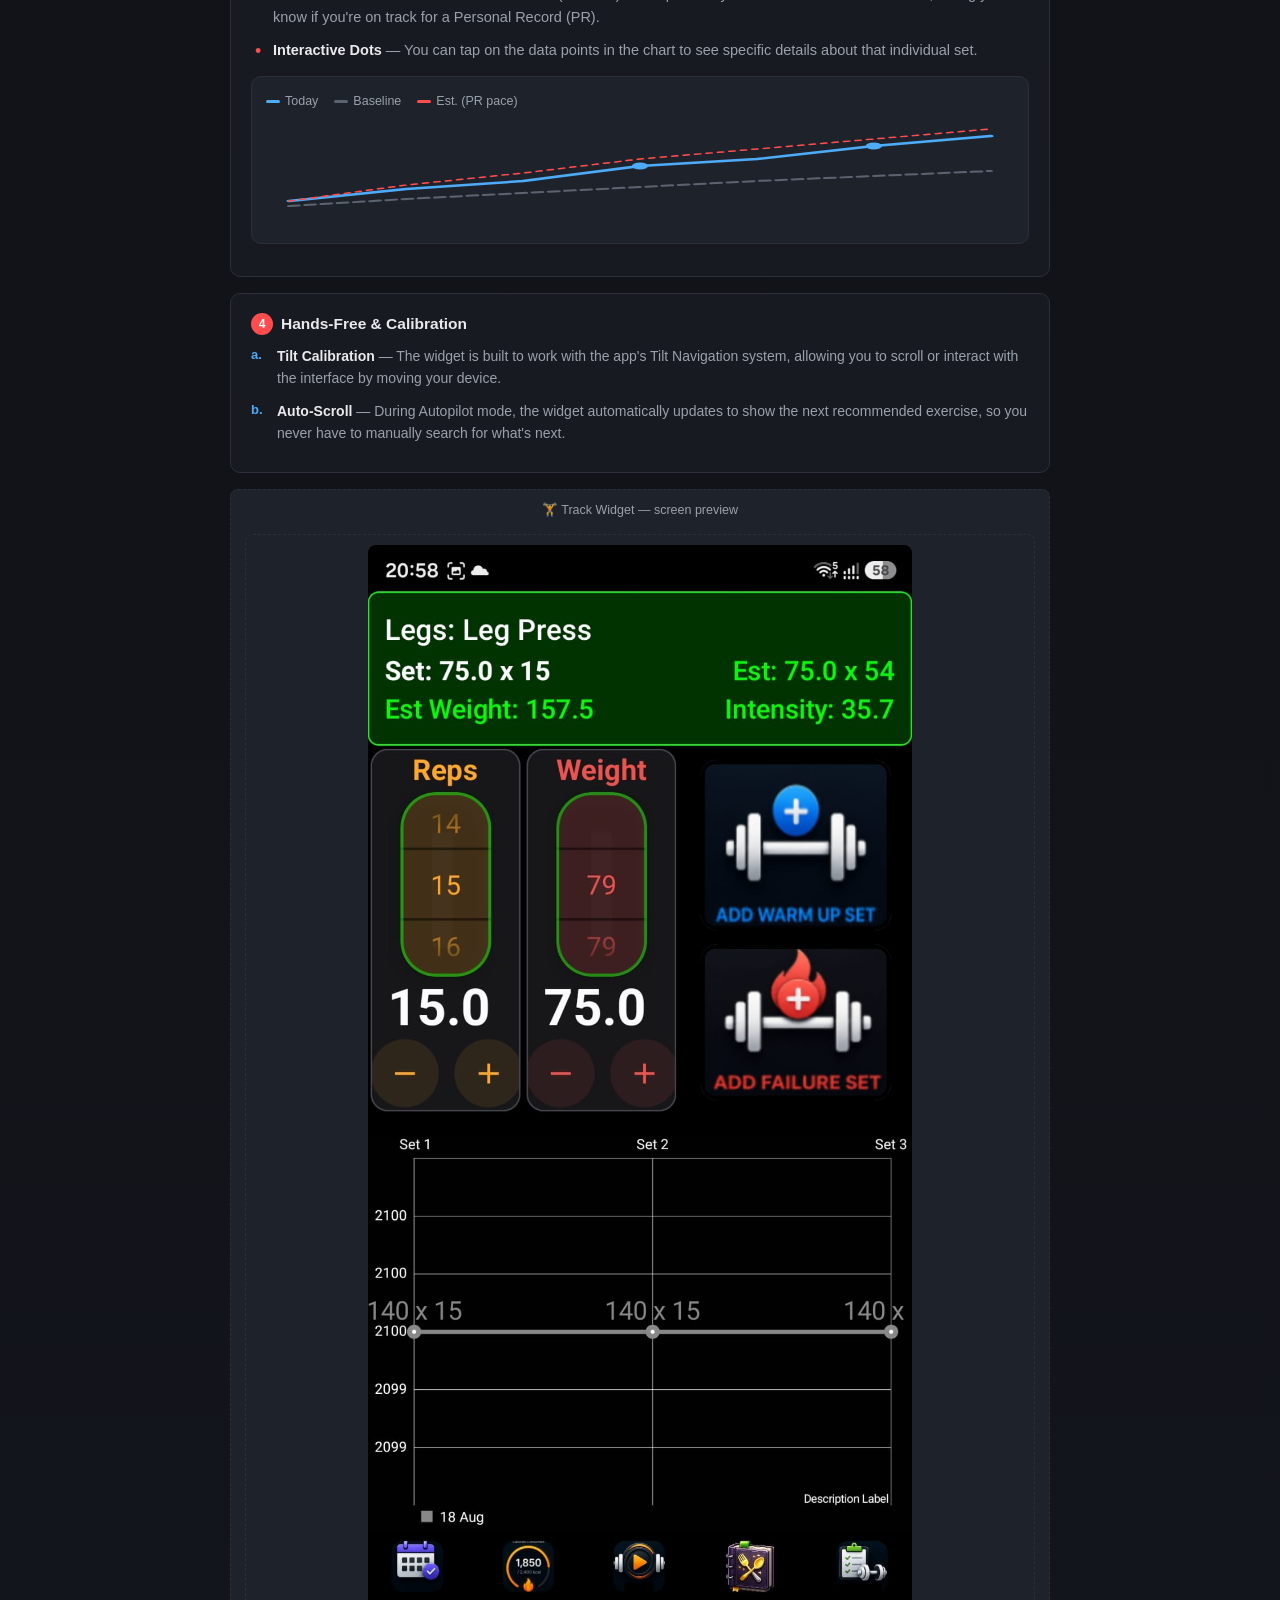
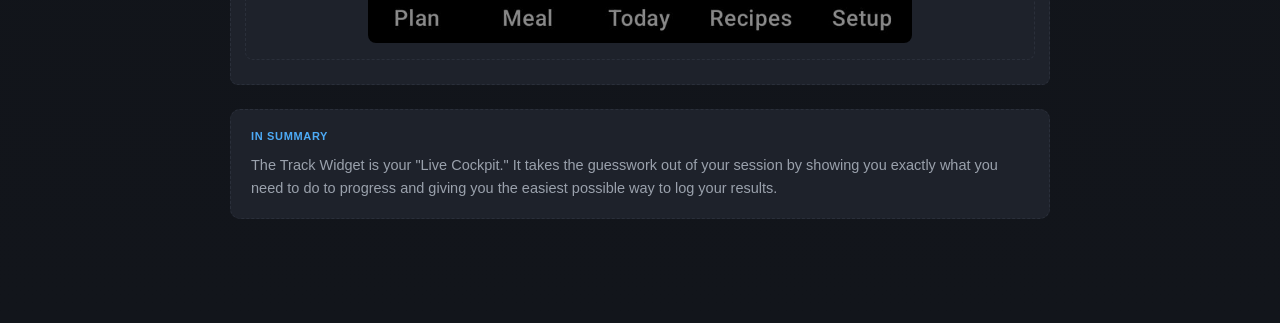
<file: track.html>
<!doctype html>
<html lang="en">
    <head>
        <meta charset="UTF-8" />
        <meta name="viewport" content="width=device-width, initial-scale=1.0" />
        <title>3.3 Active Tracking — IronSet Manual</title>
        <style>
            :root {
                --bg: #0f1115;
                --panel: #171a21;
                --panel-alt: #1e222b;
                --border: #2a2f3a;
                --text: #e8eaed;
                --text-dim: #9aa1ac;
                --accent: #ff4d4d;
                --accent-2: #ffcc00;
                --accent-3: #4dabf7;
                --green: #4caf50;
                --radius: 10px;
            }

            * {
                box-sizing: border-box;
            }

            body {
                margin: 0;
                background: linear-gradient(180deg, #0f1115 0%, #12151b 100%);
                color: var(--text);
                font-family:
                    -apple-system, BlinkMacSystemFont, 'Segoe UI', Roboto,
                    Helvetica, Arial, sans-serif;
                line-height: 1.6;
                padding: 40px 20px 80px;
            }

            .container {
                max-width: 820px;
                margin: 0 auto;
            }

            .eyebrow {
                color: var(--accent);
                font-weight: 700;
                letter-spacing: 0.08em;
                text-transform: uppercase;
                font-size: 13px;
                margin-bottom: 6px;
            }

            h1 {
                font-size: 28px;
                margin: 0 0 6px;
                letter-spacing: -0.01em;
            }

            .subtitle {
                color: var(--text-dim);
                font-size: 15px;
                margin-bottom: 34px;
            }

            .section-desc {
                color: var(--text-dim);
                margin: 4px 0 22px;
                font-size: 15px;
            }

            .card {
                background: var(--panel);
                border: 1px solid var(--border);
                border-radius: var(--radius);
                padding: 18px 20px;
                margin-bottom: 16px;
            }

            .card h4 {
                margin: 0 0 8px;
                font-size: 15.5px;
                display: flex;
                align-items: center;
                gap: 8px;
                color: var(--text);
            }

            .card h4 .idx {
                display: inline-flex;
                align-items: center;
                justify-content: center;
                width: 22px;
                height: 22px;
                border-radius: 50%;
                background: var(--accent);
                color: #fff;
                font-size: 12px;
                font-weight: 700;
                flex-shrink: 0;
            }

            .card p.desc {
                color: var(--text-dim);
                font-size: 14.5px;
                margin: 0 0 10px;
            }

            ul {
                margin: 0;
                padding-left: 0;
                list-style: none;
            }

            ul.top-level > li {
                margin-bottom: 10px;
                padding-left: 22px;
                position: relative;
                font-size: 14.5px;
                color: var(--text-dim);
            }

            ul.top-level > li::before {
                content: '•';
                color: var(--accent);
                position: absolute;
                left: 4px;
                font-size: 18px;
                line-height: 1.4;
            }

            ol.lettered {
                margin: 8px 0 0;
                padding-left: 0;
                list-style: none;
                counter-reset: letter-count;
            }

            ol.lettered > li {
                counter-increment: letter-count;
                padding-left: 26px;
                position: relative;
                margin-bottom: 10px;
                color: var(--text-dim);
                font-size: 14px;
            }

            ol.lettered > li::before {
                content: counter(letter-count, lower-alpha) '.';
                color: var(--accent-3);
                font-weight: 700;
                position: absolute;
                left: 0;
                font-size: 13px;
            }

            ol.roman {
                margin: 8px 0 0 0;
                padding-left: 0;
                list-style: none;
                counter-reset: roman-count;
            }

            ol.roman > li {
                counter-increment: roman-count;
                padding-left: 34px;
                position: relative;
                margin-bottom: 8px;
                color: var(--text-dim);
                font-size: 13.5px;
            }

            ol.roman > li::before {
                content: counter(roman-count, lower-roman) '.';
                color: var(--green);
                font-weight: 700;
                position: absolute;
                left: 8px;
                font-size: 12.5px;
            }

            .label-strong {
                color: var(--text);
                font-weight: 600;
            }

            .pill {
                display: inline-block;
                font-size: 11px;
                font-weight: 700;
                padding: 2px 9px;
                border-radius: 999px;
                text-transform: uppercase;
                letter-spacing: 0.03em;
                margin-left: 6px;
                vertical-align: middle;
            }

            .pill-green {
                background: rgba(76, 175, 80, 0.15);
                color: var(--green);
                border: 1px solid rgba(76, 175, 80, 0.35);
            }
            .pill-red {
                background: rgba(255, 77, 77, 0.15);
                color: var(--accent);
                border: 1px solid rgba(255, 77, 77, 0.35);
            }
            .pill-warn {
                background: rgba(255, 204, 0, 0.15);
                color: var(--accent-2);
                border: 1px solid rgba(255, 204, 0, 0.35);
            }

            /* set target card mock */
            .target-card {
                background: var(--panel-alt);
                border: 1px solid var(--border);
                border-radius: 10px;
                padding: 14px 16px;
                margin: 14px 0;
            }

            .target-row {
                display: flex;
                justify-content: space-between;
                align-items: baseline;
                margin-bottom: 10px;
            }

            .target-row .exercise-name {
                font-weight: 700;
                font-size: 15px;
                color: var(--text);
            }

            .target-row .set-nums {
                font-family: 'SFMono-Regular', Menlo, Consolas, monospace;
                font-size: 14px;
                color: var(--text-dim);
            }

            .target-row .set-nums .est {
                color: var(--accent-3);
            }

            .metric-row {
                display: grid;
                grid-template-columns: 1fr 1fr;
                gap: 10px;
                margin-top: 10px;
            }

            @media (max-width: 600px) {
                .metric-row {
                    grid-template-columns: 1fr;
                }
            }

            .metric-box {
                background: var(--panel);
                border: 1px solid var(--border);
                border-radius: 8px;
                padding: 10px 12px;
            }

            .metric-box .metric-name {
                font-weight: 600;
                font-size: 13px;
                color: var(--text);
            }

            .metric-box .metric-val {
                font-size: 18px;
                font-weight: 700;
                color: var(--green);
                margin-top: 2px;
            }

            .intensity-warning {
                display: flex;
                align-items: center;
                gap: 8px;
                background: rgba(255, 204, 0, 0.08);
                border: 1px solid rgba(255, 204, 0, 0.3);
                border-radius: 8px;
                padding: 8px 12px;
                margin-top: 10px;
                font-size: 13px;
                color: var(--accent-2);
                font-weight: 600;
            }

            /* logging buttons mock */
            .log-buttons {
                display: flex;
                gap: 12px;
                margin: 14px 0 6px;
            }

            .log-btn {
                flex: 1;
                text-align: center;
                padding: 14px 10px;
                border-radius: 10px;
                font-weight: 700;
                font-size: 13.5px;
            }

            .log-btn.normal {
                background: rgba(76, 175, 80, 0.12);
                border: 1px solid rgba(76, 175, 80, 0.4);
                color: var(--green);
            }

            .log-btn.failure {
                background: rgba(255, 77, 77, 0.12);
                border: 1px solid rgba(255, 77, 77, 0.4);
                color: var(--accent);
            }

            .confirm-overlay {
                text-align: center;
                font-size: 34px;
                margin: 6px 0 4px;
                opacity: 0.9;
            }

            .confirm-caption {
                text-align: center;
                font-size: 12px;
                color: var(--text-dim);
                margin-bottom: 4px;
            }

            /* chart mock */
            .chart-mock {
                background: var(--panel-alt);
                border: 1px solid var(--border);
                border-radius: 10px;
                padding: 14px;
                margin: 14px 0;
            }

            .chart-legend {
                display: flex;
                gap: 16px;
                font-size: 12.5px;
                color: var(--text-dim);
                margin-bottom: 10px;
                flex-wrap: wrap;
            }

            .chart-legend span {
                display: flex;
                align-items: center;
                gap: 5px;
            }

            .legend-line {
                width: 14px;
                height: 3px;
                border-radius: 2px;
                display: inline-block;
            }

            .chart-svg-wrap {
                width: 100%;
            }

            .summary-box {
                background: var(--panel-alt);
                border: 1px dashed var(--border);
                border-radius: var(--radius);
                padding: 18px 20px;
                margin: 24px 0;
            }

            .summary-box .tag {
                font-size: 11px;
                font-weight: 700;
                text-transform: uppercase;
                letter-spacing: 0.06em;
                color: var(--accent-3);
                margin-bottom: 8px;
                display: block;
            }

            .summary-box p {
                margin: 0;
                color: var(--text-dim);
                font-size: 14.5px;
            }

            .screen-placeholder {
                border: 1px dashed var(--border);
                border-radius: 8px;
                padding: 10px 14px;
                font-size: 12.5px;
                color: var(--text-dim);
                text-align: center;
                margin: 14px 0;
                background: var(--panel-alt);
            }
        </style>
    </head>
    <body>
        <div class="container">
            <div class="eyebrow">IronSet Documentation</div>
            <h1>3.3 Active Tracking</h1>
            <p class="subtitle">
                Your live logging cockpit for during-workout tracking.
            </p>

            <nav class="toc">
                <span class="tag">Navigation</span>
                <ol>
                    <li><a href="index.html">Home</a></li>
                </ol>
            </nav>

            <p class="section-desc">
                The Track Widget is the core logging interface of the IronSet
                app, designed for use during your workout. It provides a
                real-time view of your performance, easy-to-use logging
                controls, and instant visual feedback. Here is a detailed
                breakdown of its interface and functionality.
            </p>

            <!-- 1 -->
            <div class="card">
                <h4>
                    <span class="idx">1</span> The Active Workout Card
                    <span
                        style="
                            font-weight: 400;
                            color: var(--text-dim);
                            font-size: 13px;
                        "
                        >(Top)</span
                    >
                </h4>
                <p class="desc">
                    This card serves as your immediate target reference. It
                    displays:
                </p>
                <ol class="lettered">
                    <li>
                        <span class="label-strong">Current Exercise</span> — The
                        specific movement you are currently tracking.
                    </li>
                    <li>
                        <span class="label-strong">Target vs. Estimate</span> —
                        It shows your current planned set (e.g., 60kg × 8)
                        side-by-side with an "Est" (Estimate). The estimate
                        tells you what you should be capable of based on your
                        historical strength, helping you decide if you can push
                        for more reps.
                    </li>
                    <li>
                        <span class="label-strong">Live Metrics:</span>
                        <ol class="roman">
                            <li>
                                <span class="label-strong">Performance</span> —
                                A real-time score of how well you are performing
                                compared to your historical best.
                            </li>
                            <li>
                                <span class="label-strong">Fatigue</span> — A
                                calculation of how much your strength is
                                dropping as you progress through your sets.
                            </li>
                        </ol>
                    </li>
                    <li>
                        <span class="label-strong">Intensity Warning</span> — It
                        calculates your training intensity. If you are training
                        too heavy (high intensity) or too light, the widget
                        displays a color-coded warning (e.g., "Avoid high
                        intensity") to help you stay within your optimal
                        training zone.
                    </li>
                </ol>

                <div class="target-card">
                    <div class="target-row">
                        <span class="exercise-name">Barbell Bench Press</span>
                        <span class="set-nums"
                            >60kg × 8
                            <span class="est">· Est 65kg × 8</span></span
                        >
                    </div>
                    <div class="metric-row">
                        <div class="metric-box">
                            <div class="metric-name">Performance</div>
                            <div class="metric-val">104%</div>
                        </div>
                        <div class="metric-box">
                            <div class="metric-name">Fatigue</div>
                            <div
                                class="metric-val"
                                style="color: var(--accent-2)"
                            >
                                18%
                            </div>
                        </div>
                    </div>
                    <div class="intensity-warning">
                        ⚠️ Avoid high intensity — approaching your ceiling
                    </div>
                </div>
            </div>

            <!-- 2 -->
            <div class="card">
                <h4>
                    <span class="idx">2</span> Quick Logging Controls
                    <span
                        style="
                            font-weight: 400;
                            color: var(--text-dim);
                            font-size: 13px;
                        "
                        >(Middle)</span
                    >
                </h4>
                <ol class="lettered">
                    <li>
                        Designed for "gym-brain," the controls are large and
                        simple:
                        <ol class="roman">
                            <li>
                                <span class="label-strong"
                                    >Reps &amp; Weight Toggles</span
                                >
                                — Large input areas to quickly adjust the
                                numbers for the set you just finished.
                            </li>
                            <li>
                                <span class="label-strong">Tilt-to-Adjust</span>
                                — If enabled, you can actually tilt your phone
                                left or right to increase or decrease your rep
                                count — perfect for when your hands are sweaty
                                or you're wearing gloves.
                            </li>
                        </ol>
                    </li>
                    <li>
                        <span class="label-strong">The "Add Set" Buttons:</span>
                        <ol class="roman">
                            <li>
                                <span class="label-strong"
                                    >Easy/Normal Set</span
                                >
                                <span class="pill pill-green">Green</span> — A
                                large button to log a successful set.
                            </li>
                            <li>
                                <span class="label-strong">Failure Set</span>
                                <span class="pill pill-red">Red</span> — A
                                dedicated button to log sets where you reached
                                muscle failure.
                            </li>
                        </ol>
                    </li>
                </ol>

                <div class="log-buttons">
                    <div class="log-btn normal">✓ Log Set</div>
                    <div class="log-btn failure">✕ Log Failure</div>
                </div>

                <p class="desc" style="margin-top: 14px; margin-bottom: 0">
                    <span class="label-strong">Visual Confirmation:</span> When
                    you log a set, a large 💪 overlay appears briefly on the
                    screen, giving you clear confirmation that your data was
                    saved without needing to squint at small text.
                </p>
                <div class="confirm-overlay">💪</div>
                <div class="confirm-caption">Set logged</div>
            </div>

            <!-- 3 -->
            <div class="card">
                <h4>
                    <span class="idx">3</span> Real-Time Performance Chart
                    <span
                        style="
                            font-weight: 400;
                            color: var(--text-dim);
                            font-size: 13px;
                        "
                        >(Bottom)</span
                    >
                </h4>
                <p class="desc">
                    The bottom half of the widget features a dynamic line chart
                    that visualizes your workout:
                </p>
                <ul class="top-level">
                    <li>
                        <span class="label-strong">Today vs. History</span> — It
                        plots your current sets (Blue line) against your
                        "Baseline" from your last session (Gray line). This
                        gives you an immediate visual of whether you are
                        "beating" your past self.
                    </li>
                    <li>
                        <span class="label-strong">Volume Estimation</span> — It
                        can show an "Est" (Red line) which predicts your total
                        volume for the session, letting you know if you're on
                        track for a Personal Record (PR).
                    </li>
                    <li>
                        <span class="label-strong">Interactive Dots</span> — You
                        can tap on the data points in the chart to see specific
                        details about that individual set.
                    </li>
                </ul>

                <div class="chart-mock">
                    <div class="chart-legend">
                        <span
                            ><span
                                class="legend-line"
                                style="background: var(--accent-3)"
                            ></span
                            >Today</span
                        >
                        <span
                            ><span
                                class="legend-line"
                                style="background: #5c6370"
                            ></span
                            >Baseline</span
                        >
                        <span
                            ><span
                                class="legend-line"
                                style="background: var(--accent)"
                            ></span
                            >Est. (PR pace)</span
                        >
                    </div>
                    <div class="chart-svg-wrap">
                        <svg
                            viewBox="0 0 320 100"
                            width="100%"
                            height="100"
                            preserveAspectRatio="none"
                        >
                            <polyline
                                points="10,80 60,68 110,60 160,45 210,38 260,25 310,15"
                                fill="none"
                                stroke="var(--accent-3)"
                                stroke-width="2.5"
                                stroke-linecap="round"
                                stroke-linejoin="round"
                            />
                            <polyline
                                points="10,85 60,78 110,72 160,66 210,60 260,55 310,50"
                                fill="none"
                                stroke="#5c6370"
                                stroke-width="2"
                                stroke-dasharray="4 3"
                                stroke-linecap="round"
                                stroke-linejoin="round"
                            />
                            <polyline
                                points="10,80 60,64 110,52 160,38 210,28 260,18 310,8"
                                fill="none"
                                stroke="var(--accent)"
                                stroke-width="1.5"
                                stroke-dasharray="2 3"
                                stroke-linecap="round"
                                stroke-linejoin="round"
                            />
                            <circle
                                cx="160"
                                cy="45"
                                r="3.5"
                                fill="var(--accent-3)"
                            />
                            <circle
                                cx="260"
                                cy="25"
                                r="3.5"
                                fill="var(--accent-3)"
                            />
                        </svg>
                    </div>
                </div>
            </div>

            <!-- 4 -->
            <div class="card">
                <h4><span class="idx">4</span> Hands-Free &amp; Calibration</h4>
                <ol class="lettered">
                    <li>
                        <span class="label-strong">Tilt Calibration</span> — The
                        widget is built to work with the app's Tilt Navigation
                        system, allowing you to scroll or interact with the
                        interface by moving your device.
                    </li>
                    <li>
                        <span class="label-strong">Auto-Scroll</span> — During
                        Autopilot mode, the widget automatically updates to show
                        the next recommended exercise, so you never have to
                        manually search for what's next.
                    </li>
                </ol>
            </div>

            <div class="screen-placeholder">
                🏋️ Track Widget — screen preview

                <div class="screen-placeholder">
                    <img
                        src="images/track.png"
                        alt="Today copilot progress"
                        style="max-width: 100%; border-radius: 8px"
                    />
                </div>
            </div>

            <div class="summary-box">
                <span class="tag">In Summary</span>
                <p>
                    The Track Widget is your "Live Cockpit." It takes the
                    guesswork out of your session by showing you exactly what
                    you need to do to progress and giving you the easiest
                    possible way to log your results.
                </p>
            </div>
        </div>
    </body>
</html>
</file>
<file: styles.css>
:root {
    --bg: #0f1115;
    --panel: #171a21;
    --panel-alt: #1e222b;
    --border: #2a2f3a;
    --text: #e8eaed;
    --text-dim: #9aa1ac;
    --accent: #ff4d4d;
    --accent-2: #ffcc00;
    --accent-3: #4dabf7;
    --green: #4caf50;
    --purple: #c77dff;
    --orange: #ff9f43;
    --radius: 10px;
}

* {
    box-sizing: border-box;
}

body {
    margin: 0;
    background: linear-gradient(180deg, #0f1115 0%, #12151b 100%);
    color: var(--text);
    font-family:
        -apple-system, BlinkMacSystemFont, 'Segoe UI', Roboto, Helvetica, Arial,
        sans-serif;
    line-height: 1.6;
    padding: 40px 20px 80px;
}

.container {
    max-width: 820px;
    margin: 0 auto;
}

.eyebrow {
    color: var(--accent);
    font-weight: 700;
    letter-spacing: 0.08em;
    text-transform: uppercase;
    font-size: 13px;
    margin-bottom: 6px;
}

h1 {
    font-size: 30px;
    margin: 0 0 6px;
    letter-spacing: -0.01em;
}

.subtitle {
    color: var(--text-dim);
    font-size: 15px;
    margin-bottom: 40px;
}

h2 {
    font-size: 21px;
    margin: 48px 0 6px;
    padding-bottom: 10px;
    border-bottom: 1px solid var(--border);
    display: flex;
    align-items: center;
    gap: 10px;
}

h2 .num {
    display: inline-flex;
    align-items: center;
    justify-content: center;
    width: 32px;
    height: 28px;
    border-radius: 8px;
    background: var(--accent);
    color: #fff;
    font-size: 13px;
    font-weight: 700;
    flex-shrink: 0;
}

.section-desc {
    color: var(--text-dim);
    margin: 4px 0 18px;
    font-size: 15px;
}

.card {
    background: var(--panel);
    border: 1px solid var(--border);
    border-radius: var(--radius);
    padding: 18px 20px;
    margin-bottom: 16px;
}

.card h4 {
    margin: 0 0 8px;
    font-size: 15.5px;
    display: flex;
    align-items: center;
    gap: 8px;
    color: var(--text);
}

.card p.desc {
    color: var(--text-dim);
    font-size: 14.5px;
    margin: 0 0 10px;
}

ul {
    margin: 0;
    padding-left: 0;
    list-style: none;
}

ul.top-level > li {
    margin-bottom: 10px;
    padding-left: 22px;
    position: relative;
    font-size: 14.5px;
    color: var(--text-dim);
}
ul.top-level > li::before {
    content: '•';
    color: var(--accent);
    position: absolute;
    left: 4px;
    font-size: 18px;
    line-height: 1.4;
}

ul.nested {
    margin-top: 8px;
}
ul.nested > li {
    padding-left: 22px;
    position: relative;
    margin-bottom: 8px;
    color: var(--text-dim);
    font-size: 14px;
}
ul.nested > li::before {
    content: '○';
    color: var(--accent-3);
    position: absolute;
    left: 4px;
    font-size: 11px;
    top: 6px;
}

ol.numbered,
ol.lettered,
ol.roman {
    margin: 8px 0 0;
    padding-left: 0;
    list-style: none;
}
ol.numbered > li,
ol.lettered > li,
ol.roman > li {
    padding-left: 26px;
    position: relative;
    margin-bottom: 10px;
    color: var(--text-dim);
    font-size: 14px;
}
ol.numbered > li::before {
    content: counter(step-count) '.';
    color: var(--accent);
    font-weight: 700;
    position: absolute;
    left: 0;
    font-size: 13.5px;
}
ol.lettered > li::before {
    content: counter(letter-count, lower-alpha) '.';
    color: var(--accent-3);
    font-weight: 700;
    position: absolute;
    left: 0;
    font-size: 13px;
}
ol.roman > li::before {
    content: counter(roman-count, lower-roman) '.';
    color: var(--green);
    font-weight: 700;
    position: absolute;
    left: 8px;
    font-size: 12.5px;
}

.label-strong {
    color: var(--text);
    font-weight: 600;
}

.pill {
    display: inline-block;
    font-size: 11px;
    font-weight: 700;
    padding: 2px 9px;
    border-radius: 999px;
    text-transform: uppercase;
    letter-spacing: 0.03em;
    margin-left: 6px;
    vertical-align: middle;
}
.pill-green {
    background: rgba(76, 175, 80, 0.15);
    color: var(--green);
    border: 1px solid rgba(76, 175, 80, 0.35);
}
.pill-warmup {
    background: rgba(255, 204, 0, 0.15);
    color: var(--accent-2);
    border: 1px solid rgba(255, 204, 0, 0.35);
}
.pill-working {
    background: rgba(255, 77, 77, 0.15);
    color: var(--accent);
    border: 1px solid rgba(255, 77, 77, 0.35);
}
.pill-ai {
    background: rgba(199, 125, 255, 0.15);
    color: var(--purple);
    border: 1px solid rgba(199, 125, 255, 0.35);
}
.pill-ironset {
    background: rgba(255, 77, 77, 0.15);
    color: var(--accent);
    border: 1px solid rgba(255, 77, 77, 0.35);
}
.pill-decent {
    background: rgba(77, 171, 247, 0.15);
    color: var(--accent-3);
    border: 1px solid rgba(77, 171, 247, 0.35);
}

.grid-2,
.grid {
    display: grid;
    grid-template-columns: 1fr 1fr;
    gap: 12px;
    margin-top: 10px;
}
@media (max-width: 600px) {
    .grid-2,
    .grid {
        grid-template-columns: 1fr;
    }
}

.metric-box {
    background: var(--panel-alt);
    border: 1px solid var(--border);
    border-radius: 8px;
    padding: 12px 14px;
}
.metric-box .metric-name {
    font-weight: 600;
    font-size: 14px;
    margin-bottom: 4px;
    color: var(--text);
}
.metric-box .metric-desc {
    font-size: 13.5px;
    color: var(--text-dim);
}

.intensity-scale {
    display: flex;
    gap: 4px;
    margin-top: 10px;
    height: 10px;
    border-radius: 6px;
    overflow: hidden;
}
.intensity-scale div {
    flex: 1;
}

.callout {
    display: flex;
    gap: 10px;
    align-items: flex-start;
    background: rgba(77, 171, 247, 0.08);
    border: 1px solid rgba(77, 171, 247, 0.25);
    border-left: 3px solid var(--accent-3);
    border-radius: 8px;
    padding: 12px 14px;
    font-size: 14px;
    color: var(--text-dim);
    margin-top: 14px;
}
.callout.privacy {
    background: rgba(76, 175, 80, 0.08);
    border-color: rgba(76, 175, 80, 0.3);
    border-left-color: var(--green);
}
.callout.warn {
    background: rgba(255, 204, 0, 0.08);
    border-color: rgba(255, 204, 0, 0.3);
    border-left-color: var(--accent-2);
}
.callout .icon {
    font-size: 16px;
    flex-shrink: 0;
}
.callout strong {
    color: var(--text);
}

.week-nav {
    display: flex;
    align-items: center;
    justify-content: center;
    gap: 14px;
    background: var(--panel-alt);
    border: 1px solid var(--border);
    border-radius: 8px;
    padding: 10px 16px;
    margin: 14px 0;
    font-size: 14px;
    color: var(--text-dim);
}
.week-nav .arrow {
    color: var(--accent-3);
    font-weight: 700;
    font-size: 15px;
}
.week-nav .label {
    color: var(--text);
    font-weight: 600;
}

.chip-row {
    display: flex;
    gap: 8px;
    flex-wrap: wrap;
    margin-top: 12px;
}
.chart-chip {
    background: var(--panel-alt);
    border: 1px solid var(--border);
    border-radius: 999px;
    padding: 5px 12px;
    font-size: 13px;
    color: var(--text-dim);
}
.chart-chip.active {
    border-color: var(--accent-3);
    color: var(--accent-3);
}

.mini-chart {
    display: flex;
    align-items: flex-end;
    gap: 6px;
    height: 70px;
    margin-top: 14px;
    padding: 0 4px;
}
.mini-chart .bar {
    flex: 1;
    background: linear-gradient(
        180deg,
        var(--accent-3),
        rgba(77, 171, 247, 0.25)
    );
    border-radius: 4px 4px 0 0;
}

.device-toggle {
    display: flex;
    align-items: center;
    gap: 10px;
    background: var(--panel-alt);
    border: 1px solid var(--border);
    border-radius: 8px;
    padding: 10px 14px;
    margin-top: 12px;
    font-size: 14px;
    color: var(--text);
}
.device-toggle .dot {
    width: 9px;
    height: 9px;
    border-radius: 50%;
    background: var(--green);
    flex-shrink: 0;
}
.device-toggle .status {
    color: var(--green);
    font-weight: 700;
    font-size: 12px;
    text-transform: uppercase;
    margin-left: auto;
}

.summary-box {
    background: var(--panel-alt);
    border: 1px dashed var(--border);
    border-radius: var(--radius);
    padding: 18px 20px;
    margin: 20px 0;
}
.summary-box .tag {
    font-size: 11px;
    font-weight: 700;
    text-transform: uppercase;
    letter-spacing: 0.06em;
    color: var(--accent-3);
    margin-bottom: 8px;
    display: block;
}
.summary-box p {
    margin: 0;
    color: var(--text-dim);
    font-size: 14.5px;
}

.screen-placeholder {
    border: 1px dashed var(--border);
    border-radius: 8px;
    padding: 10px 14px;
    font-size: 12.5px;
    color: var(--text-dim);
    text-align: center;
    margin: 14px 0;
    background: var(--panel-alt);
}

.toc {
    background: var(--panel);
    border: 1px solid var(--border);
    border-radius: var(--radius);
    padding: 18px 22px;
    margin-bottom: 12px;
}
.toc .tag {
    font-size: 11px;
    font-weight: 700;
    text-transform: uppercase;
    letter-spacing: 0.06em;
    color: var(--text-dim);
    margin-bottom: 10px;
    display: block;
}
.toc a {
    color: var(--text);
    text-decoration: none;
    font-size: 14.5px;
}
.toc a:hover {
    color: var(--accent-3);
}
.toc ol {
    margin: 0;
    padding-left: 0;
    list-style: none;
    counter-reset: toc-count;
}
.toc > ol > li::before {
    content: counter(toc-count) '. ';
    color: var(--accent);
    font-weight: 700;
}
.toc ul.sub-toc {
    margin: 4px 0 4px 18px;
    padding: 0;
}
.toc ul.sub-toc li::before {
    content: '– ';
    color: var(--text-dim);
}
.toc ul.sub-toc a {
    color: var(--text-dim);
    font-size: 13.5px;
}

.divider {
    text-align: center;
    color: var(--border);
    font-size: 13px;
    margin: 50px 0 -20px;
    letter-spacing: 0.4em;
}

/* small helpers used across pages */
.pill-ironset {
    background: rgba(255, 77, 77, 0.15);
    color: var(--accent);
    border: 1px solid rgba(255, 77, 77, 0.35);
}
</file>
